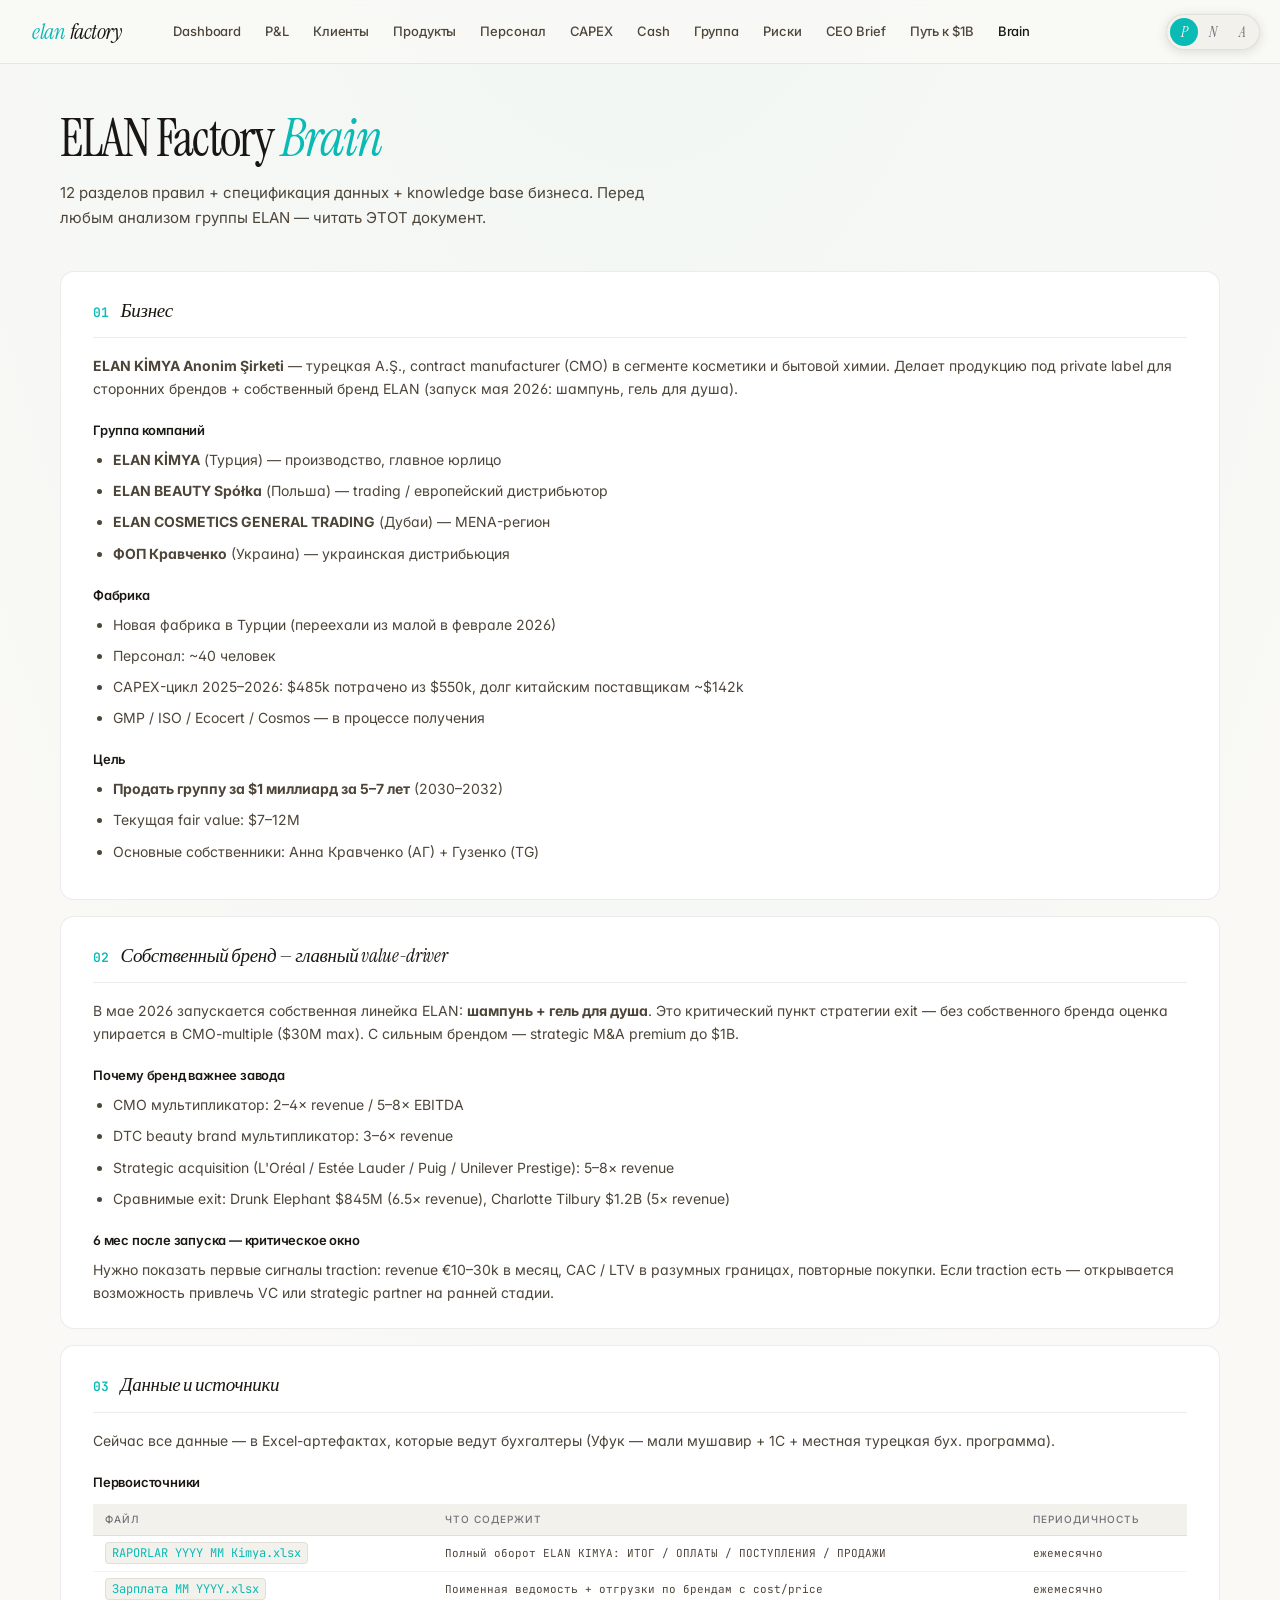
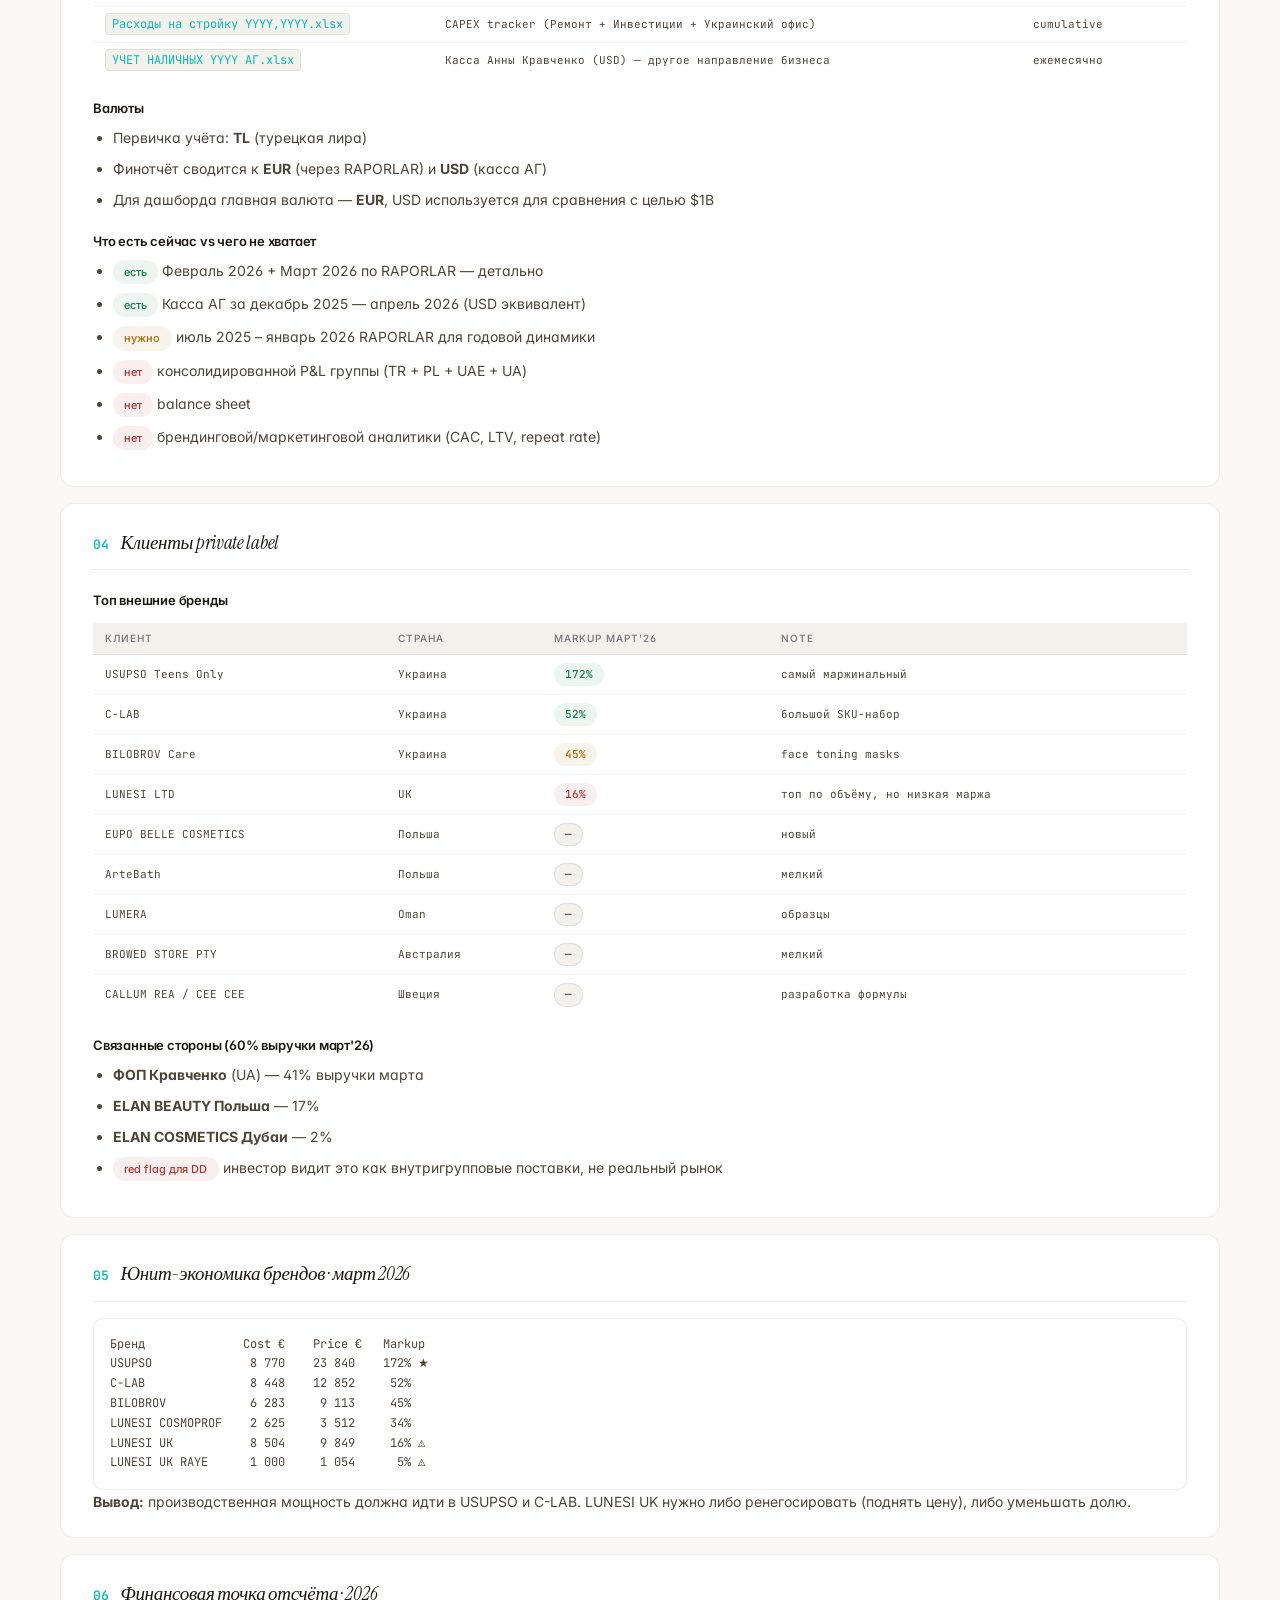
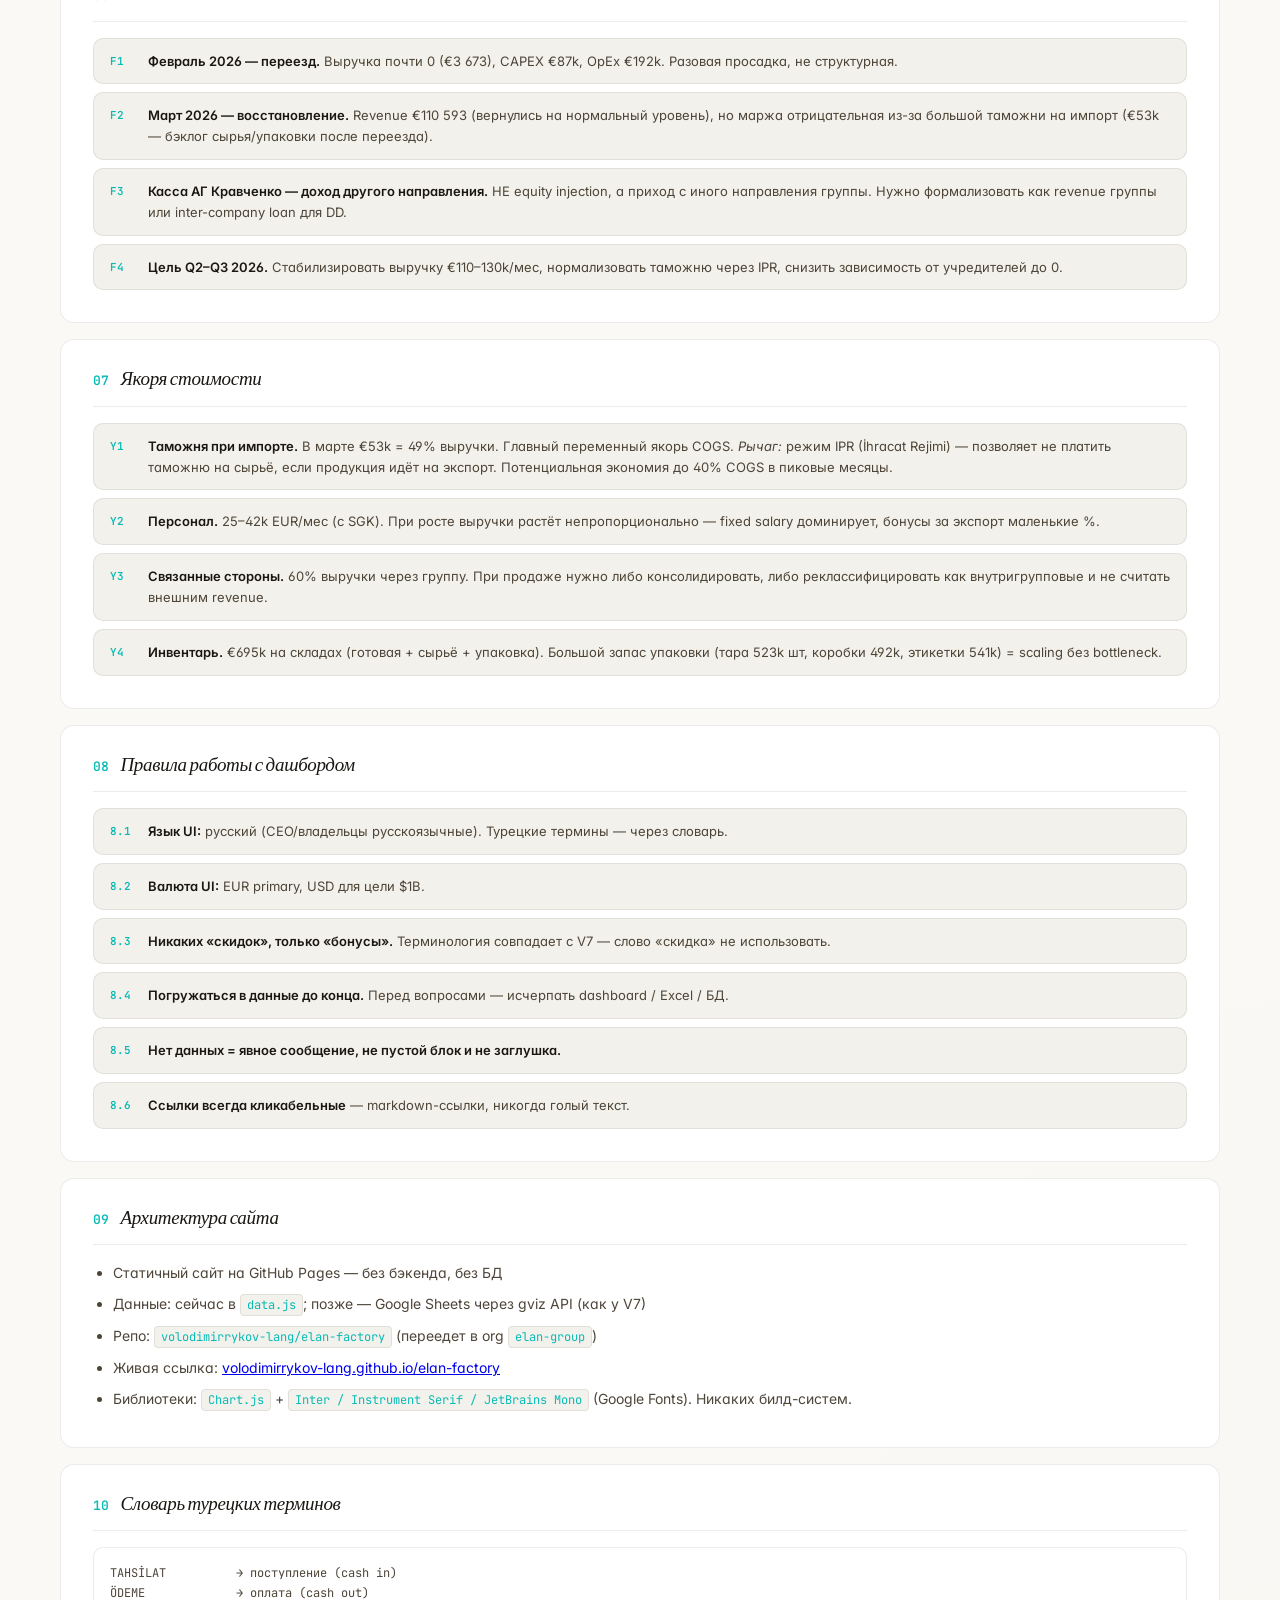
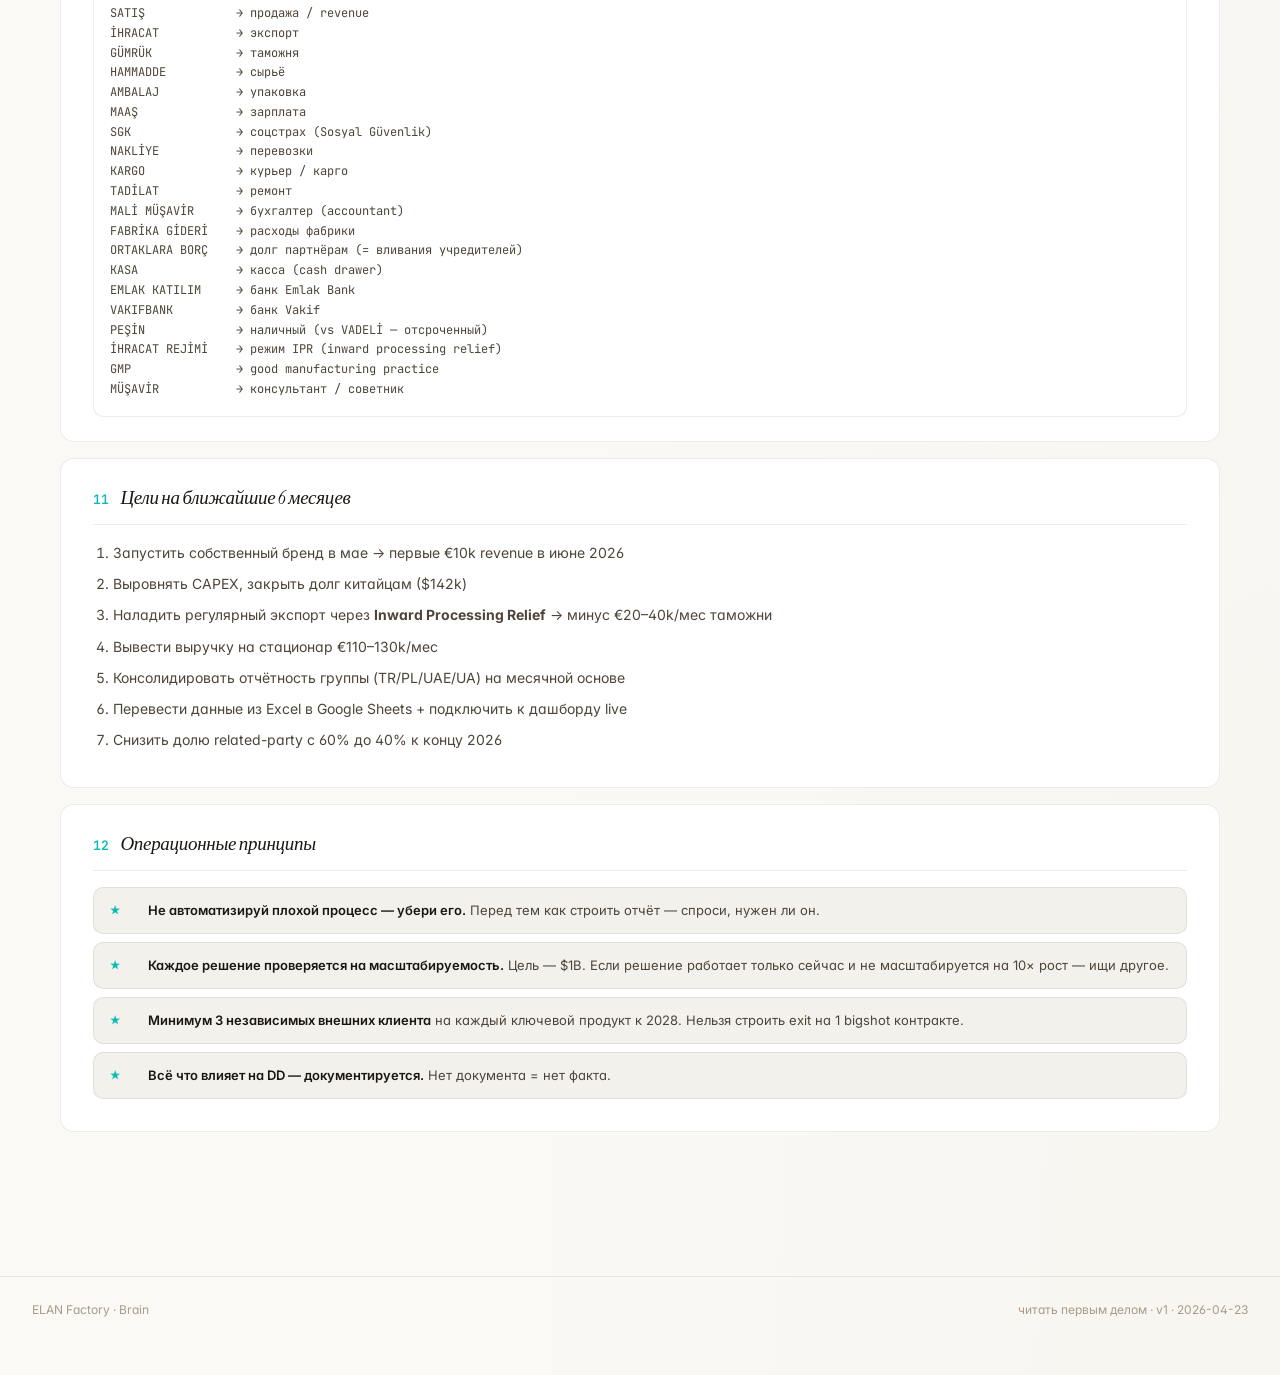
<file: docs/brain.html>
<!doctype html>
<html lang="ru">
<head>
<meta charset="utf-8">
<meta name="viewport" content="width=device-width, initial-scale=1">
<title>ELAN Factory · Brain — правила и спецификация</title>
<link rel="preconnect" href="https://fonts.googleapis.com">
<link rel="preconnect" href="https://fonts.gstatic.com" crossorigin>
<link href="https://fonts.googleapis.com/css2?family=Instrument+Serif:ital@0;1&family=Inter:wght@400;500;600;700&family=JetBrains+Mono:wght@400;500;600&display=swap" rel="stylesheet">
<link rel="stylesheet" href="style.css">
<link rel="stylesheet" href="style-themes.css">
<script src="theme.js"></script>
</head>
<body>
<header>
  <a class="logo" href="index.html"><em>elan</em> factory</a>
  <nav>
    <a href="index.html">Dashboard</a>
    <a href="pnl.html">P&amp;L</a>
    <a href="clients.html">Клиенты</a>
    <a href="products.html">Продукты</a>
    <a href="payroll.html">Персонал</a>
    <a href="capex.html">CAPEX</a>
    <a href="cashflow.html">Cash</a>
    <a href="group.html">Группа</a>
    <a href="risk.html">Риски</a>
    <a href="ceo.html">CEO Brief</a>
    <a href="path.html">Путь к $1B</a>
    <a href="brain.html" class="active">Brain</a>
  </nav>
</header>

<main>
  <h1>ELAN Factory <em>Brain</em></h1>
  <p class="subtitle">12 разделов правил + спецификация данных + knowledge base бизнеса. Перед любым анализом группы ELAN — читать ЭТОТ документ.</p>

  <!-- 1. Бизнес -->
  <div class="section">
    <h2><span class="num">01</span>Бизнес</h2>
    <p><strong>ELAN KİMYA Anonim Şirketi</strong> — турецкая A.Ş., contract manufacturer (CMO) в сегменте косметики и бытовой химии. Делает продукцию под private label для сторонних брендов + собственный бренд ELAN (запуск мая 2026: шампунь, гель для душа).</p>

    <h3>Группа компаний</h3>
    <ul>
      <li><strong>ELAN KİMYA</strong> (Турция) — производство, главное юрлицо</li>
      <li><strong>ELAN BEAUTY Spółka</strong> (Польша) — trading / европейский дистрибьютор</li>
      <li><strong>ELAN COSMETICS GENERAL TRADING</strong> (Дубаи) — MENA-регион</li>
      <li><strong>ФОП Кравченко</strong> (Украина) — украинская дистрибьюция</li>
    </ul>

    <h3>Фабрика</h3>
    <ul>
      <li>Новая фабрика в Турции (переехали из малой в феврале 2026)</li>
      <li>Персонал: ~40 человек</li>
      <li>CAPEX-цикл 2025–2026: $485k потрачено из $550k, долг китайским поставщикам ~$142k</li>
      <li>GMP / ISO / Ecocert / Cosmos — в процессе получения</li>
    </ul>

    <h3>Цель</h3>
    <ul>
      <li><strong>Продать группу за $1 миллиард за 5–7 лет</strong> (2030–2032)</li>
      <li>Текущая fair value: $7–12M</li>
      <li>Основные собственники: Анна Кравченко (АГ) + Гузенко (TG)</li>
    </ul>
  </div>

  <!-- 2. Собственный бренд -->
  <div class="section">
    <h2><span class="num">02</span>Собственный бренд — главный value-driver</h2>
    <p>В мае 2026 запускается собственная линейка ELAN: <strong>шампунь + гель для душа</strong>. Это критический пункт стратегии exit — без собственного бренда оценка упирается в CMO-multiple ($30M max). С сильным брендом — strategic M&amp;A premium до $1B.</p>

    <h3>Почему бренд важнее завода</h3>
    <ul>
      <li>CMO мультипликатор: 2–4× revenue / 5–8× EBITDA</li>
      <li>DTC beauty brand мультипликатор: 3–6× revenue</li>
      <li>Strategic acquisition (L'Oréal / Estée Lauder / Puig / Unilever Prestige): 5–8× revenue</li>
      <li>Сравнимые exit: Drunk Elephant $845M (6.5× revenue), Charlotte Tilbury $1.2B (5× revenue)</li>
    </ul>

    <h3>6 мес после запуска — критическое окно</h3>
    <p>Нужно показать первые сигналы traction: revenue €10–30k в месяц, CAC / LTV в разумных границах, повторные покупки. Если traction есть — открывается возможность привлечь VC или strategic partner на ранней стадии.</p>
  </div>

  <!-- 3. Данные и источники -->
  <div class="section">
    <h2><span class="num">03</span>Данные и источники</h2>
    <p>Сейчас все данные — в Excel-артефактах, которые ведут бухгалтеры (Уфук — мали мушавир + 1С + местная турецкая бух. программа).</p>

    <h3>Первоисточники</h3>
    <table class="schema">
      <thead><tr><th>Файл</th><th>Что содержит</th><th>Периодичность</th></tr></thead>
      <tbody>
        <tr><td><code>RAPORLAR YYYY MM Kimya.xlsx</code></td><td>Полный оборот ELAN KIMYA: ИТОГ / ОПЛАТЫ / ПОСТУПЛЕНИЯ / ПРОДАЖИ</td><td>ежемесячно</td></tr>
        <tr><td><code>Зарплата MM YYYY.xlsx</code></td><td>Поименная ведомость + отгрузки по брендам с cost/price</td><td>ежемесячно</td></tr>
        <tr><td><code>Расходы на стройку YYYY,YYYY.xlsx</code></td><td>CAPEX tracker (Ремонт + Инвестиции + Украинский офис)</td><td>cumulative</td></tr>
        <tr><td><code>УЧЕТ НАЛИЧНЫХ YYYY АГ.xlsx</code></td><td>Касса Анны Кравченко (USD) — другое направление бизнеса</td><td>ежемесячно</td></tr>
      </tbody>
    </table>

    <h3>Валюты</h3>
    <ul>
      <li>Первичка учёта: <strong>TL</strong> (турецкая лира)</li>
      <li>Финотчёт сводится к <strong>EUR</strong> (через RAPORLAR) и <strong>USD</strong> (касса АГ)</li>
      <li>Для дашборда главная валюта — <strong>EUR</strong>, USD используется для сравнения с целью $1B</li>
    </ul>

    <h3>Что есть сейчас vs чего не хватает</h3>
    <ul>
      <li><span class="pill pos">есть</span> Февраль 2026 + Март 2026 по RAPORLAR — детально</li>
      <li><span class="pill pos">есть</span> Касса АГ за декабрь 2025 — апрель 2026 (USD эквивалент)</li>
      <li><span class="pill amber">нужно</span> июль 2025 – январь 2026 RAPORLAR для годовой динамики</li>
      <li><span class="pill red">нет</span> консолидированной P&amp;L группы (TR + PL + UAE + UA)</li>
      <li><span class="pill red">нет</span> balance sheet</li>
      <li><span class="pill red">нет</span> брендинговой/маркетинговой аналитики (CAC, LTV, repeat rate)</li>
    </ul>
  </div>

  <!-- 4. Клиенты private label -->
  <div class="section">
    <h2><span class="num">04</span>Клиенты private label</h2>

    <h3>Топ внешние бренды</h3>
    <table class="schema">
      <thead><tr><th>Клиент</th><th>Страна</th><th>Markup март'26</th><th>Note</th></tr></thead>
      <tbody>
        <tr><td>USUPSO Teens Only</td><td>Украина</td><td><span class="pill pos">172%</span></td><td>самый маржинальный</td></tr>
        <tr><td>C-LAB</td><td>Украина</td><td><span class="pill pos">52%</span></td><td>большой SKU-набор</td></tr>
        <tr><td>BILOBROV Care</td><td>Украина</td><td><span class="pill amber">45%</span></td><td>face toning masks</td></tr>
        <tr><td>LUNESI LTD</td><td>UK</td><td><span class="pill red">16%</span></td><td>топ по объёму, но низкая маржа</td></tr>
        <tr><td>EUPO BELLE COSMETICS</td><td>Польша</td><td><span class="pill">—</span></td><td>новый</td></tr>
        <tr><td>ArteBath</td><td>Польша</td><td><span class="pill">—</span></td><td>мелкий</td></tr>
        <tr><td>LUMERA</td><td>Oman</td><td><span class="pill">—</span></td><td>образцы</td></tr>
        <tr><td>BROWED STORE PTY</td><td>Австралия</td><td><span class="pill">—</span></td><td>мелкий</td></tr>
        <tr><td>CALLUM REA / CEE CEE</td><td>Швеция</td><td><span class="pill">—</span></td><td>разработка формулы</td></tr>
      </tbody>
    </table>

    <h3>Связанные стороны (60% выручки март'26)</h3>
    <ul>
      <li><strong>ФОП Кравченко</strong> (UA) — 41% выручки марта</li>
      <li><strong>ELAN BEAUTY Польша</strong> — 17%</li>
      <li><strong>ELAN COSMETICS Дубаи</strong> — 2%</li>
      <li><span class="pill red">red flag для DD</span> инвестор видит это как внутригрупповые поставки, не реальный рынок</li>
    </ul>
  </div>

  <!-- 5. Юнит-экономика брендов -->
  <div class="section">
    <h2><span class="num">05</span>Юнит-экономика брендов · март 2026</h2>
    <pre>Бренд              Cost €    Price €   Markup
USUPSO              8 770    23 840    172% ★
C-LAB               8 448    12 852     52%
BILOBROV            6 283     9 113     45%
LUNESI COSMOPROF    2 625     3 512     34%
LUNESI UK           8 504     9 849     16% ⚠
LUNESI UK RAYE      1 000     1 054      5% ⚠</pre>
    <p><strong>Вывод:</strong> производственная мощность должна идти в USUPSO и C-LAB. LUNESI UK нужно либо ренегосировать (поднять цену), либо уменьшать долю.</p>
  </div>

  <!-- 6. Финансы -->
  <div class="section">
    <h2><span class="num">06</span>Финансовая точка отсчёта · 2026</h2>
    <div class="rule"><span class="num">F1</span><div class="text"><strong>Февраль 2026 — переезд.</strong> Выручка почти 0 (€3 673), CAPEX €87k, OpEx €192k. Разовая просадка, не структурная.</div></div>
    <div class="rule"><span class="num">F2</span><div class="text"><strong>Март 2026 — восстановление.</strong> Revenue €110 593 (вернулись на нормальный уровень), но маржа отрицательная из-за большой таможни на импорт (€53k — бэклог сырья/упаковки после переезда).</div></div>
    <div class="rule"><span class="num">F3</span><div class="text"><strong>Касса АГ Кравченко — доход другого направления.</strong> НЕ equity injection, а приход с иного направления группы. Нужно формализовать как revenue группы или inter-company loan для DD.</div></div>
    <div class="rule"><span class="num">F4</span><div class="text"><strong>Цель Q2–Q3 2026.</strong> Стабилизировать выручку €110–130k/мес, нормализовать таможню через IPR, снизить зависимость от учредителей до 0.</div></div>
  </div>

  <!-- 7. Главные якоря стоимости -->
  <div class="section">
    <h2><span class="num">07</span>Якоря стоимости</h2>
    <div class="rule"><span class="num">Y1</span><div class="text"><strong>Таможня при импорте.</strong> В марте €53k = 49% выручки. Главный переменный якорь COGS. <em>Рычаг:</em> режим IPR (İhracat Rejimi) — позволяет не платить таможню на сырьё, если продукция идёт на экспорт. Потенциальная экономия до 40% COGS в пиковые месяцы.</div></div>
    <div class="rule"><span class="num">Y2</span><div class="text"><strong>Персонал.</strong> 25–42k EUR/мес (с SGK). При росте выручки растёт непропорционально — fixed salary доминирует, бонусы за экспорт маленькие %.</div></div>
    <div class="rule"><span class="num">Y3</span><div class="text"><strong>Связанные стороны.</strong> 60% выручки через группу. При продаже нужно либо консолидировать, либо реклассифицировать как внутригрупповые и не считать внешним revenue.</div></div>
    <div class="rule"><span class="num">Y4</span><div class="text"><strong>Инвентарь.</strong> €695k на складах (готовая + сырьё + упаковка). Большой запас упаковки (тара 523k шт, коробки 492k, этикетки 541k) = scaling без bottleneck.</div></div>
  </div>

  <!-- 8. Правила работы -->
  <div class="section">
    <h2><span class="num">08</span>Правила работы с дашбордом</h2>
    <div class="rule"><span class="num">8.1</span><div class="text"><strong>Язык UI:</strong> русский (CEO/владельцы русскоязычные). Турецкие термины — через словарь.</div></div>
    <div class="rule"><span class="num">8.2</span><div class="text"><strong>Валюта UI:</strong> EUR primary, USD для цели $1B.</div></div>
    <div class="rule"><span class="num">8.3</span><div class="text"><strong>Никаких «скидок», только «бонусы».</strong> Терминология совпадает с V7 — слово «скидка» не использовать.</div></div>
    <div class="rule"><span class="num">8.4</span><div class="text"><strong>Погружаться в данные до конца.</strong> Перед вопросами — исчерпать dashboard / Excel / БД.</div></div>
    <div class="rule"><span class="num">8.5</span><div class="text"><strong>Нет данных = явное сообщение, не пустой блок и не заглушка.</strong></div></div>
    <div class="rule"><span class="num">8.6</span><div class="text"><strong>Ссылки всегда кликабельные</strong> — markdown-ссылки, никогда голый текст.</div></div>
  </div>

  <!-- 9. Архитектура сайта -->
  <div class="section">
    <h2><span class="num">09</span>Архитектура сайта</h2>
    <ul>
      <li>Статичный сайт на GitHub Pages — без бэкенда, без БД</li>
      <li>Данные: сейчас в <code>data.js</code>; позже — Google Sheets через gviz API (как у V7)</li>
      <li>Репо: <code>volodimirrykov-lang/elan-factory</code> (переедет в org <code>elan-group</code>)</li>
      <li>Живая ссылка: <a href="https://volodimirrykov-lang.github.io/elan-factory/" target="_blank" rel="noopener">volodimirrykov-lang.github.io/elan-factory</a></li>
      <li>Библиотеки: <code>Chart.js</code> + <code>Inter / Instrument Serif / JetBrains Mono</code> (Google Fonts). Никаких билд-систем.</li>
    </ul>
  </div>

  <!-- 10. Турецкие термины -->
  <div class="section">
    <h2><span class="num">10</span>Словарь турецких терминов</h2>
    <pre>TAHSİLAT          → поступление (cash in)
ÖDEME             → оплата (cash out)
SATIŞ             → продажа / revenue
İHRACAT           → экспорт
GÜMRÜK            → таможня
HAMMADDE          → сырьё
AMBALAJ           → упаковка
MAAŞ              → зарплата
SGK               → соцстрах (Sosyal Güvenlik)
NAKLİYE           → перевозки
KARGO             → курьер / карго
TADİLAT           → ремонт
MALİ MÜŞAVİR      → бухгалтер (accountant)
FABRİKA GİDERİ    → расходы фабрики
ORTAKLARA BORÇ    → долг партнёрам (= вливания учредителей)
KASA              → касса (cash drawer)
EMLAK KATILIM     → банк Emlak Bank
VAKIFBANK         → банк Vakif
PEŞİN             → наличный (vs VADELİ — отсроченный)
İHRACAT REJİMİ    → режим IPR (inward processing relief)
GMP               → good manufacturing practice
MÜŞAVİR           → консультант / советник</pre>
  </div>

  <!-- 11. Цели Q2-Q3 -->
  <div class="section">
    <h2><span class="num">11</span>Цели на ближайшие 6 месяцев</h2>
    <ol>
      <li>Запустить собственный бренд в мае → первые €10k revenue в июне 2026</li>
      <li>Выровнять CAPEX, закрыть долг китайцам ($142k)</li>
      <li>Наладить регулярный экспорт через <strong>Inward Processing Relief</strong> → минус €20–40k/мес таможни</li>
      <li>Вывести выручку на стационар €110–130k/мес</li>
      <li>Консолидировать отчётность группы (TR/PL/UAE/UA) на месячной основе</li>
      <li>Перевести данные из Excel в Google Sheets + подключить к дашборду live</li>
      <li>Снизить долю related-party с 60% до 40% к концу 2026</li>
    </ol>
  </div>

  <!-- 12. Принципы -->
  <div class="section">
    <h2><span class="num">12</span>Операционные принципы</h2>
    <div class="rule"><span class="num">★</span><div class="text"><strong>Не автоматизируй плохой процесс — убери его.</strong> Перед тем как строить отчёт — спроси, нужен ли он.</div></div>
    <div class="rule"><span class="num">★</span><div class="text"><strong>Каждое решение проверяется на масштабируемость.</strong> Цель — $1B. Если решение работает только сейчас и не масштабируется на 10× рост — ищи другое.</div></div>
    <div class="rule"><span class="num">★</span><div class="text"><strong>Минимум 3 независимых внешних клиента</strong> на каждый ключевой продукт к 2028. Нельзя строить exit на 1 bigshot контракте.</div></div>
    <div class="rule"><span class="num">★</span><div class="text"><strong>Всё что влияет на DD — документируется.</strong> Нет документа = нет факта.</div></div>
  </div>
</main>

<footer>
  <div>ELAN Factory · Brain</div>
  <div>читать первым делом · v1 · 2026-04-23</div>
</footer>

</body>
</html>
</file>
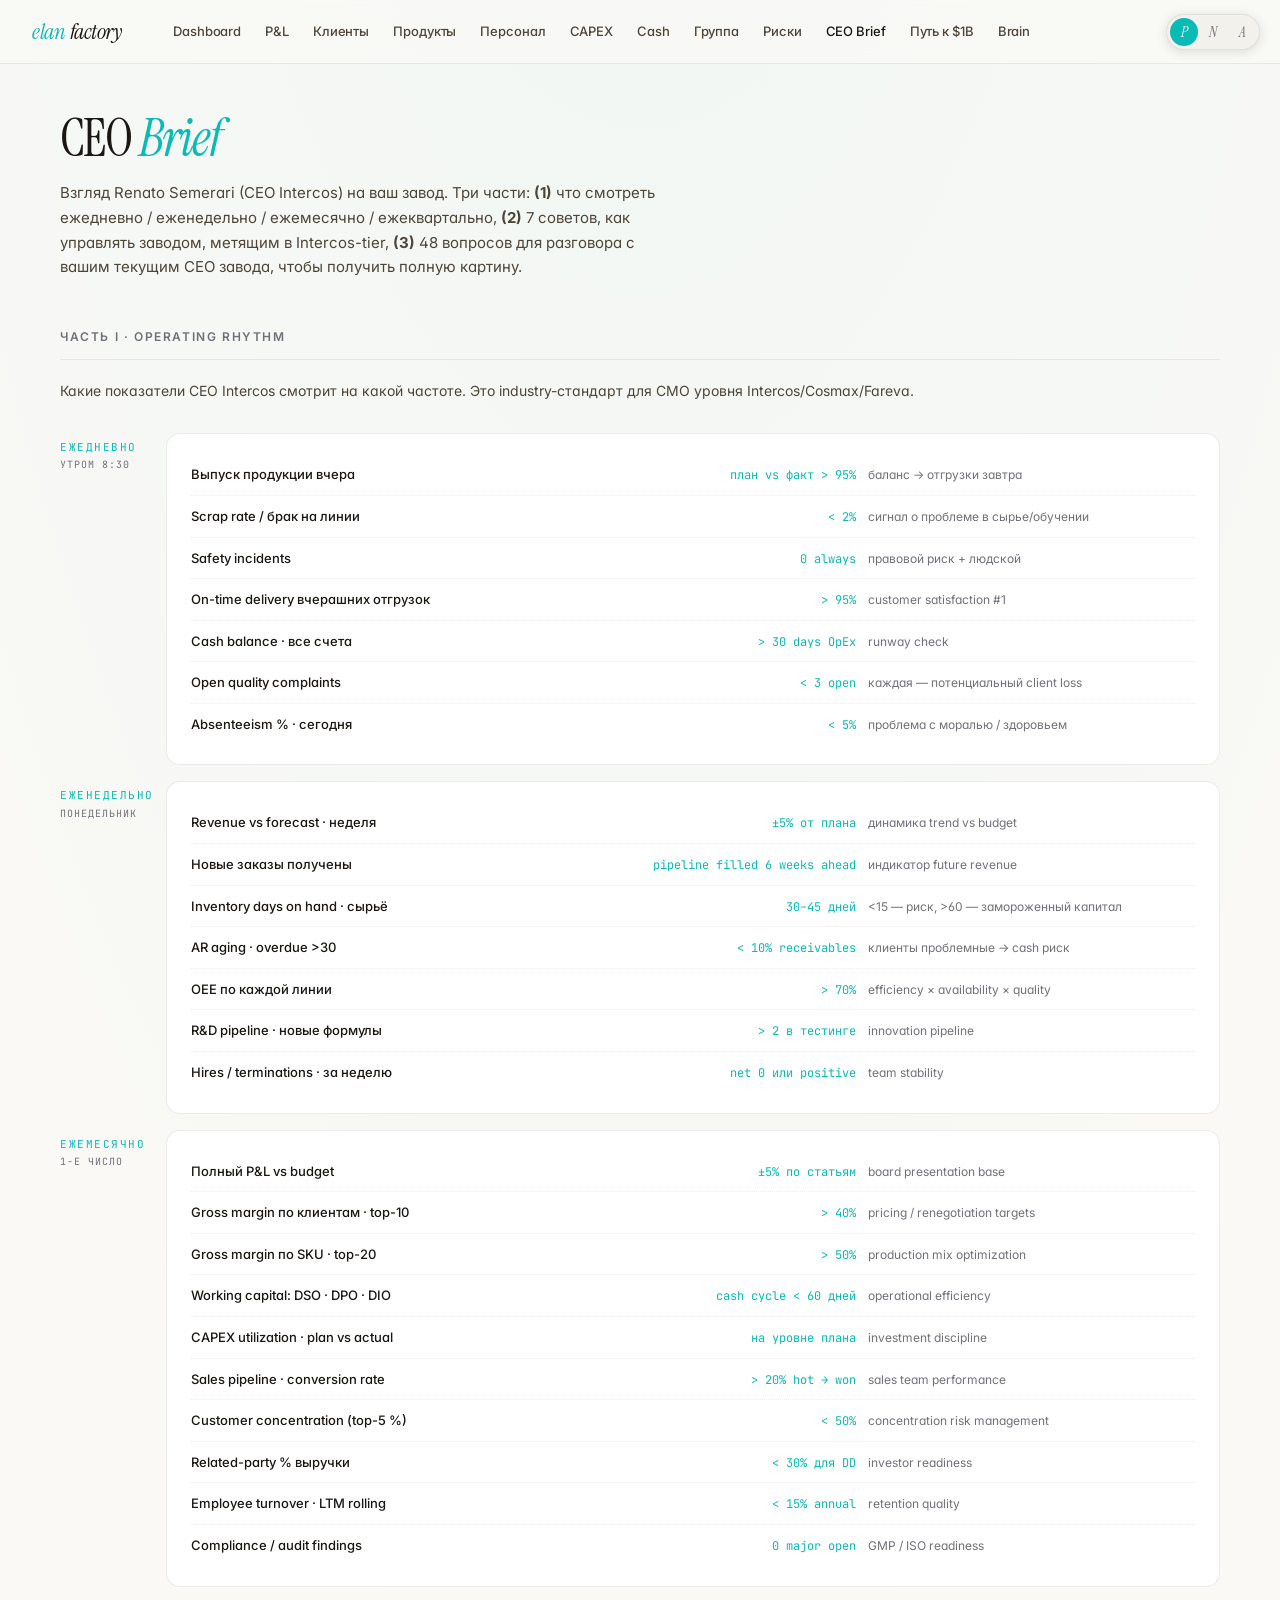
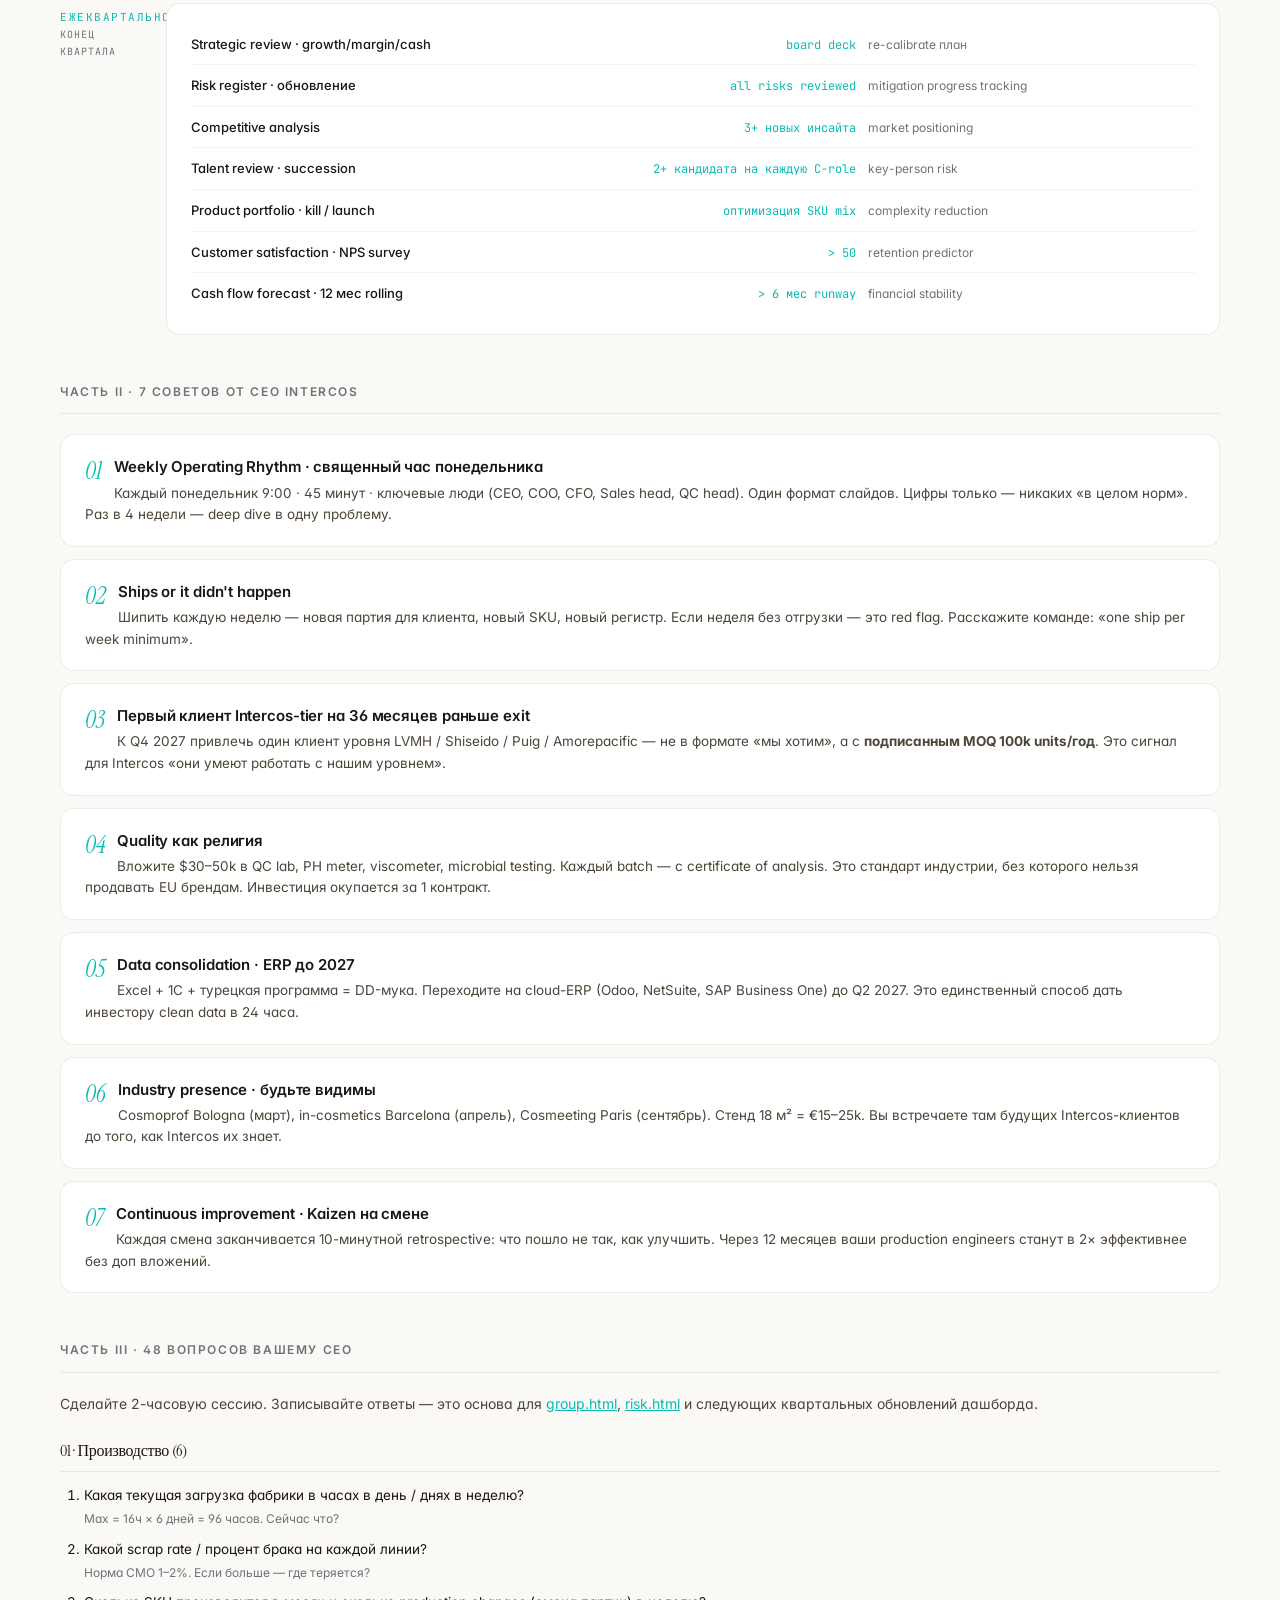
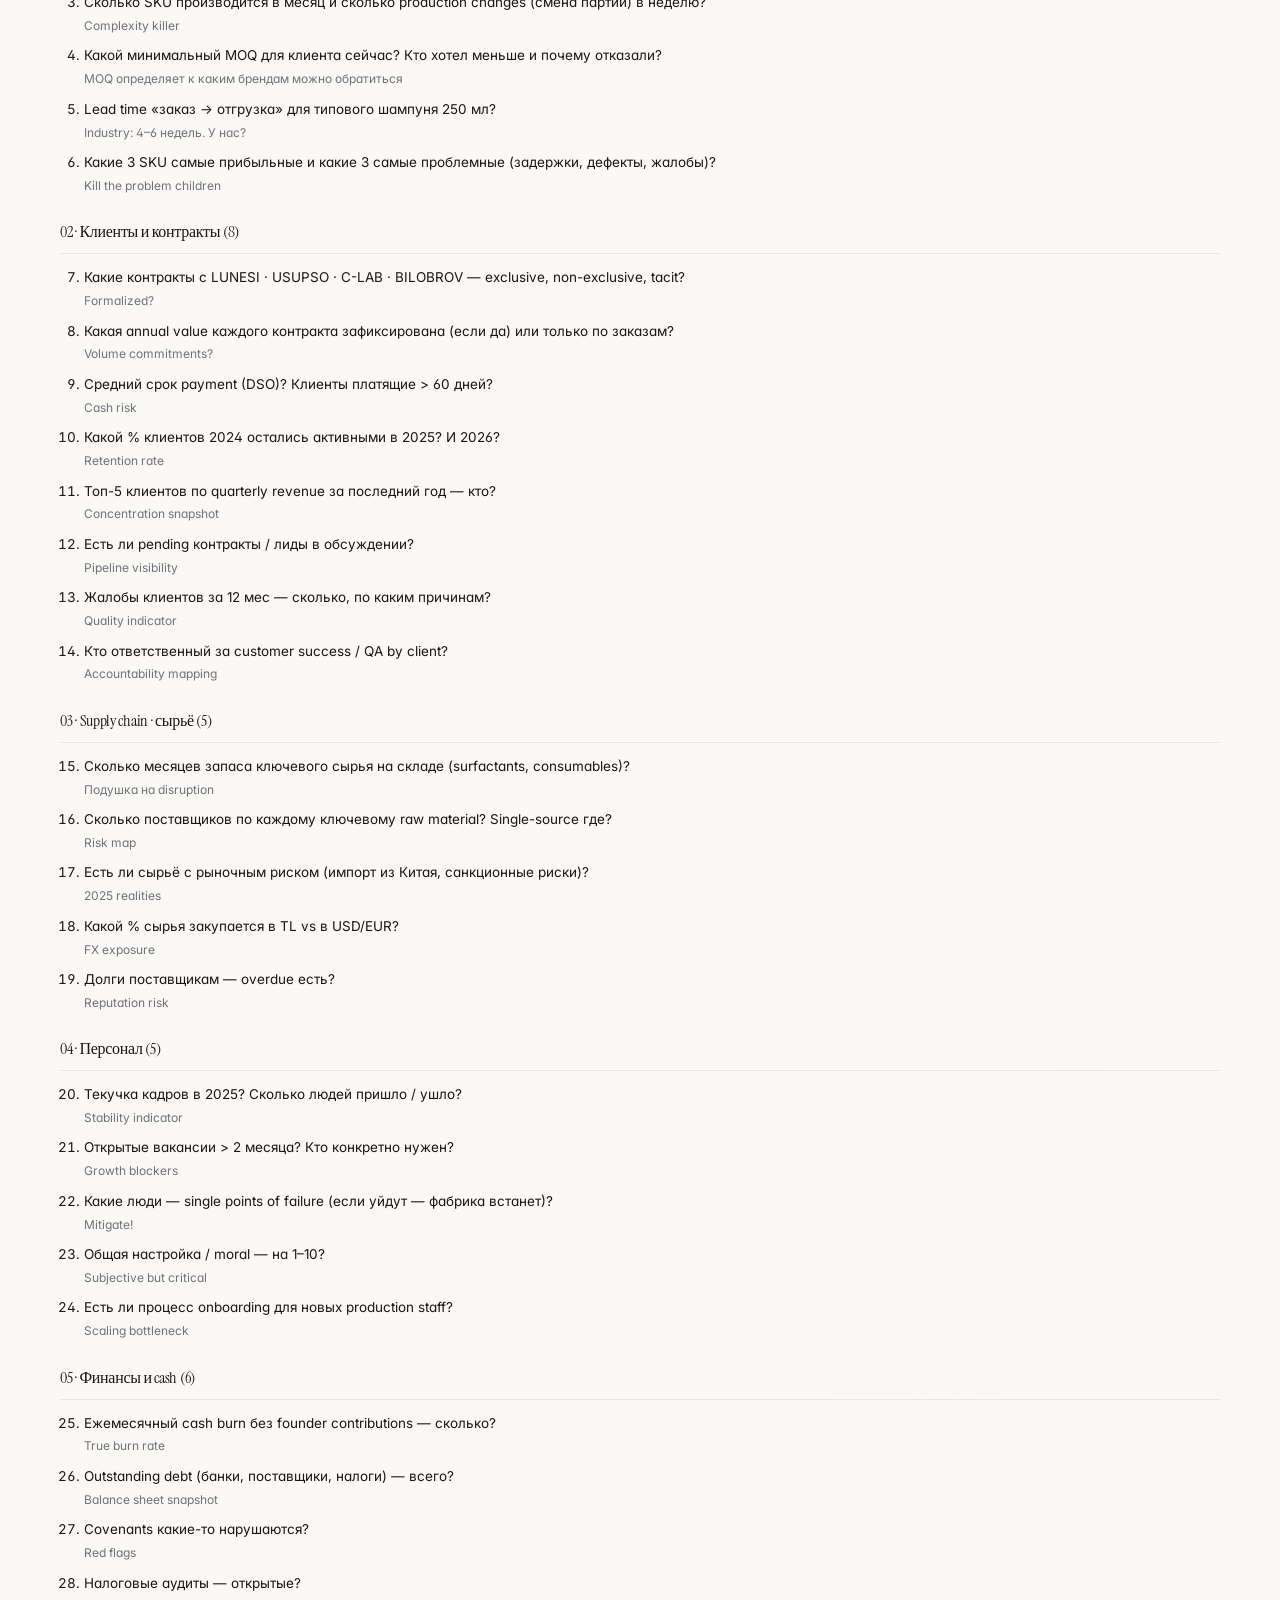
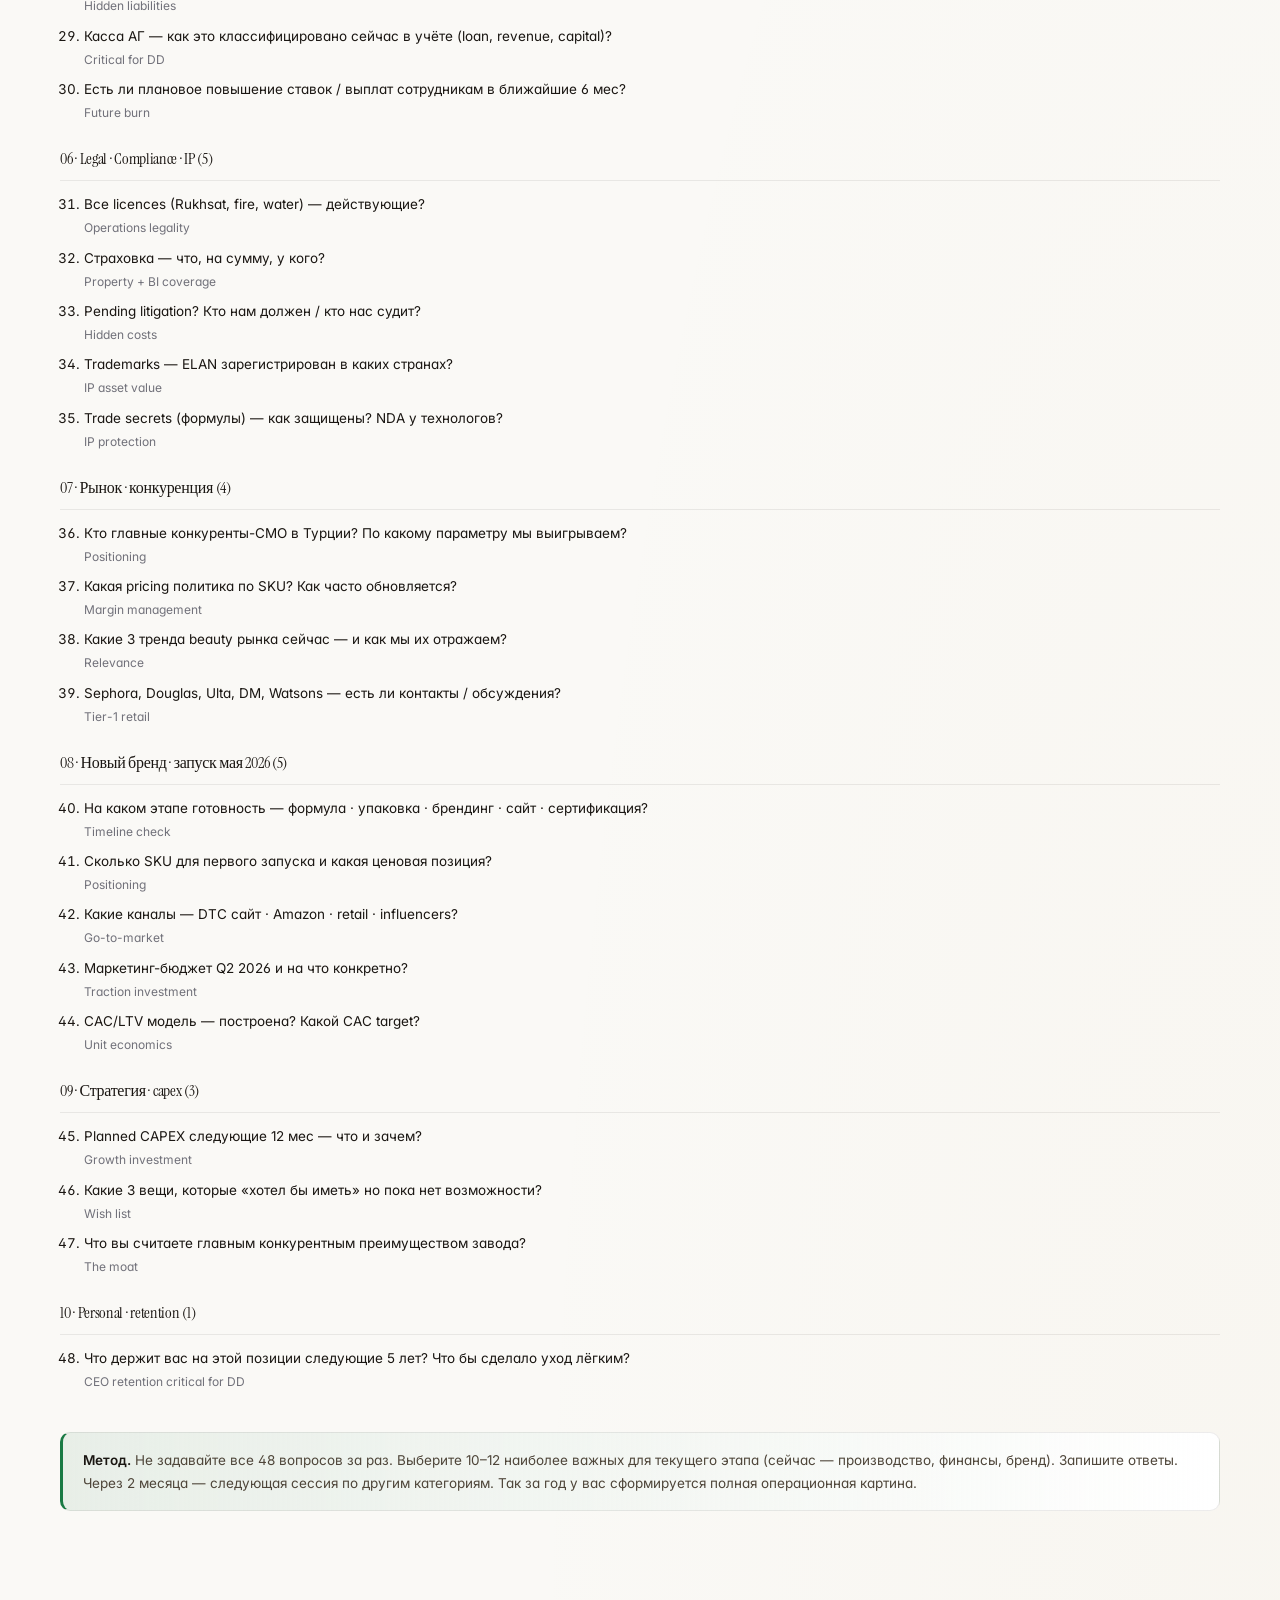
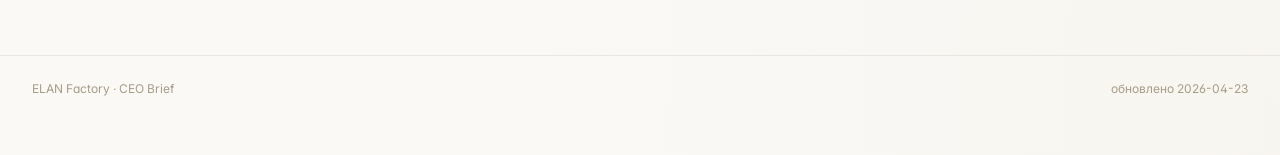
<file: docs/ceo.html>
<!doctype html>
<html lang="ru">
<head>
<meta charset="utf-8">
<meta name="viewport" content="width=device-width, initial-scale=1">
<title>ELAN Factory · CEO Brief</title>
<link rel="preconnect" href="https://fonts.googleapis.com">
<link rel="preconnect" href="https://fonts.gstatic.com" crossorigin>
<link href="https://fonts.googleapis.com/css2?family=Instrument+Serif:ital@0;1&family=Inter:wght@400;500;600;700&family=JetBrains+Mono:wght@400;500;600&display=swap" rel="stylesheet">
<link rel="stylesheet" href="style.css">
<link rel="stylesheet" href="style-themes.css">
<script src="theme.js"></script>
<style>
  .cadence { display: grid; grid-template-columns: 90px 1fr; gap: var(--space-4); margin-bottom: var(--space-4); align-items: start; }
  .cadence-label { font-family: var(--font-mono); font-size: 11px; letter-spacing: 1.5px; color: var(--accent); text-transform: uppercase; padding-top: 6px; }
  .cadence-list { background: var(--surface); border: 1px solid var(--border); border-radius: var(--radius-lg); padding: var(--space-5) var(--space-6); }
  .cadence-list ul { list-style: none; padding: 0; margin: 0; }
  .cadence-list li { padding: 10px 0; border-bottom: 1px dotted var(--border); display: grid; grid-template-columns: 2fr 1fr 1.5fr; gap: var(--space-3); font-size: 13px; align-items: baseline; }
  .cadence-list li:last-child { border-bottom: 0; }
  .cadence-list .kpi-name { color: var(--text); font-weight: 500; }
  .cadence-list .kpi-target { font-family: var(--font-mono); font-size: 12px; color: var(--accent); text-align: right; }
  .cadence-list .kpi-why { color: var(--text-dim); font-size: 12px; }
  .advice { padding: var(--space-5) var(--space-6); background: var(--surface); border: 1px solid var(--border); border-radius: var(--radius-lg); margin-bottom: var(--space-3); }
  .advice .num { font-family: var(--font-serif); font-style: italic; color: var(--accent); font-size: 24px; line-height: 1; float: left; margin-right: var(--space-3); margin-top: 4px; }
  .advice h3 { font-size: 15px; font-weight: 600; color: var(--text); margin-bottom: 4px; }
  .advice p { font-size: 13.5px; color: var(--text-muted); line-height: 1.6; margin: 0; }
  .qgroup h3 { font-size: 16px; font-family: var(--font-serif); font-weight: 400; color: var(--text); margin: var(--space-6) 0 var(--space-3); letter-spacing: -0.3px; border-bottom: 1px solid var(--border); padding-bottom: var(--space-2); }
  .qgroup ol { padding-left: 24px; margin-bottom: var(--space-5); }
  .qgroup li { font-size: 13.5px; color: var(--text); line-height: 1.7; margin-bottom: var(--space-2); }
  .qgroup li em { color: var(--text-dim); font-style: normal; font-size: 12px; display: block; margin-top: 2px; }
</style>
</head>
<body>
<header>
  <a class="logo" href="index.html"><em>elan</em> factory</a>
  <nav>
    <a href="index.html">Dashboard</a>
    <a href="pnl.html">P&amp;L</a>
    <a href="clients.html">Клиенты</a>
    <a href="products.html">Продукты</a>
    <a href="payroll.html">Персонал</a>
    <a href="capex.html">CAPEX</a>
    <a href="cashflow.html">Cash</a>
    <a href="group.html">Группа</a>
    <a href="risk.html">Риски</a>
    <a href="ceo.html" class="active">CEO Brief</a>
    <a href="path.html">Путь к $1B</a>
    <a href="brain.html">Brain</a>
  </nav>
</header>

<main>
  <h1>CEO <em>Brief</em></h1>
  <p class="subtitle">Взгляд Renato Semerari (CEO Intercos) на ваш завод. Три части: <strong>(1)</strong> что смотреть ежедневно / еженедельно / ежемесячно / ежеквартально, <strong>(2)</strong> 7 советов, как управлять заводом, метящим в Intercos-tier, <strong>(3)</strong> 48 вопросов для разговора с вашим текущим CEO завода, чтобы получить полную картину.</p>

  <h2>Часть I · Operating Rhythm</h2>
  <p class="muted" style="margin-bottom:var(--space-8)">Какие показатели CEO Intercos смотрит на какой частоте. Это industry-стандарт для CMO уровня Intercos/Cosmax/Fareva.</p>

  <!-- DAILY -->
  <div class="cadence">
    <div class="cadence-label">Ежедневно<br><span class="dim" style="font-size:10px; letter-spacing:1px">утром 8:30</span></div>
    <div class="cadence-list">
      <ul>
        <li><span class="kpi-name">Выпуск продукции вчера</span><span class="kpi-target">план vs факт &gt; 95%</span><span class="kpi-why">баланс → отгрузки завтра</span></li>
        <li><span class="kpi-name">Scrap rate / брак на линии</span><span class="kpi-target">&lt; 2%</span><span class="kpi-why">сигнал о проблеме в сырье/обучении</span></li>
        <li><span class="kpi-name">Safety incidents</span><span class="kpi-target">0 always</span><span class="kpi-why">правовой риск + людской</span></li>
        <li><span class="kpi-name">On-time delivery вчерашних отгрузок</span><span class="kpi-target">&gt; 95%</span><span class="kpi-why">customer satisfaction #1</span></li>
        <li><span class="kpi-name">Cash balance · все счета</span><span class="kpi-target">&gt; 30 days OpEx</span><span class="kpi-why">runway check</span></li>
        <li><span class="kpi-name">Open quality complaints</span><span class="kpi-target">&lt; 3 open</span><span class="kpi-why">каждая — потенциальный client loss</span></li>
        <li><span class="kpi-name">Absenteeism % · сегодня</span><span class="kpi-target">&lt; 5%</span><span class="kpi-why">проблема с моралью / здоровьем</span></li>
      </ul>
    </div>
  </div>

  <!-- WEEKLY -->
  <div class="cadence">
    <div class="cadence-label">Еженедельно<br><span class="dim" style="font-size:10px; letter-spacing:1px">понедельник</span></div>
    <div class="cadence-list">
      <ul>
        <li><span class="kpi-name">Revenue vs forecast · неделя</span><span class="kpi-target">±5% от плана</span><span class="kpi-why">динамика trend vs budget</span></li>
        <li><span class="kpi-name">Новые заказы получены</span><span class="kpi-target">pipeline filled 6 weeks ahead</span><span class="kpi-why">индикатор future revenue</span></li>
        <li><span class="kpi-name">Inventory days on hand · сырьё</span><span class="kpi-target">30–45 дней</span><span class="kpi-why">&lt;15 — риск, &gt;60 — замороженный капитал</span></li>
        <li><span class="kpi-name">AR aging · overdue &gt;30</span><span class="kpi-target">&lt; 10% receivables</span><span class="kpi-why">клиенты проблемные → cash риск</span></li>
        <li><span class="kpi-name">OEE по каждой линии</span><span class="kpi-target">&gt; 70%</span><span class="kpi-why">efficiency × availability × quality</span></li>
        <li><span class="kpi-name">R&amp;D pipeline · новые формулы</span><span class="kpi-target">&gt; 2 в тестинге</span><span class="kpi-why">innovation pipeline</span></li>
        <li><span class="kpi-name">Hires / terminations · за неделю</span><span class="kpi-target">net 0 или positive</span><span class="kpi-why">team stability</span></li>
      </ul>
    </div>
  </div>

  <!-- MONTHLY -->
  <div class="cadence">
    <div class="cadence-label">Ежемесячно<br><span class="dim" style="font-size:10px; letter-spacing:1px">1-е число</span></div>
    <div class="cadence-list">
      <ul>
        <li><span class="kpi-name">Полный P&amp;L vs budget</span><span class="kpi-target">±5% по статьям</span><span class="kpi-why">board presentation base</span></li>
        <li><span class="kpi-name">Gross margin по клиентам · top-10</span><span class="kpi-target">&gt; 40%</span><span class="kpi-why">pricing / renegotiation targets</span></li>
        <li><span class="kpi-name">Gross margin по SKU · top-20</span><span class="kpi-target">&gt; 50%</span><span class="kpi-why">production mix optimization</span></li>
        <li><span class="kpi-name">Working capital: DSO · DPO · DIO</span><span class="kpi-target">cash cycle &lt; 60 дней</span><span class="kpi-why">operational efficiency</span></li>
        <li><span class="kpi-name">CAPEX utilization · plan vs actual</span><span class="kpi-target">на уровне плана</span><span class="kpi-why">investment discipline</span></li>
        <li><span class="kpi-name">Sales pipeline · conversion rate</span><span class="kpi-target">&gt; 20% hot → won</span><span class="kpi-why">sales team performance</span></li>
        <li><span class="kpi-name">Customer concentration (top-5 %)</span><span class="kpi-target">&lt; 50%</span><span class="kpi-why">concentration risk management</span></li>
        <li><span class="kpi-name">Related-party % выручки</span><span class="kpi-target">&lt; 30% для DD</span><span class="kpi-why">investor readiness</span></li>
        <li><span class="kpi-name">Employee turnover · LTM rolling</span><span class="kpi-target">&lt; 15% annual</span><span class="kpi-why">retention quality</span></li>
        <li><span class="kpi-name">Compliance / audit findings</span><span class="kpi-target">0 major open</span><span class="kpi-why">GMP / ISO readiness</span></li>
      </ul>
    </div>
  </div>

  <!-- QUARTERLY -->
  <div class="cadence">
    <div class="cadence-label">Ежеквартально<br><span class="dim" style="font-size:10px; letter-spacing:1px">конец квартала</span></div>
    <div class="cadence-list">
      <ul>
        <li><span class="kpi-name">Strategic review · growth/margin/cash</span><span class="kpi-target">board deck</span><span class="kpi-why">re-calibrate план</span></li>
        <li><span class="kpi-name">Risk register · обновление</span><span class="kpi-target">all risks reviewed</span><span class="kpi-why">mitigation progress tracking</span></li>
        <li><span class="kpi-name">Competitive analysis</span><span class="kpi-target">3+ новых инсайта</span><span class="kpi-why">market positioning</span></li>
        <li><span class="kpi-name">Talent review · succession</span><span class="kpi-target">2+ кандидата на каждую C-role</span><span class="kpi-why">key-person risk</span></li>
        <li><span class="kpi-name">Product portfolio · kill / launch</span><span class="kpi-target">оптимизация SKU mix</span><span class="kpi-why">complexity reduction</span></li>
        <li><span class="kpi-name">Customer satisfaction · NPS survey</span><span class="kpi-target">&gt; 50</span><span class="kpi-why">retention predictor</span></li>
        <li><span class="kpi-name">Cash flow forecast · 12 мес rolling</span><span class="kpi-target">&gt; 6 мес runway</span><span class="kpi-why">financial stability</span></li>
      </ul>
    </div>
  </div>

  <h2>Часть II · 7 советов от CEO Intercos</h2>

  <div class="advice">
    <div class="num">01</div>
    <h3>Weekly Operating Rhythm · священный час понедельника</h3>
    <p>Каждый понедельник 9:00 · 45 минут · ключевые люди (CEO, COO, CFO, Sales head, QC head). Один формат слайдов. Цифры только — никаких «в целом норм». Раз в 4 недели — deep dive в одну проблему.</p>
  </div>

  <div class="advice">
    <div class="num">02</div>
    <h3>Ships or it didn't happen</h3>
    <p>Шипить каждую неделю — новая партия для клиента, новый SKU, новый регистр. Если неделя без отгрузки — это red flag. Расскажите команде: «one ship per week minimum».</p>
  </div>

  <div class="advice">
    <div class="num">03</div>
    <h3>Первый клиент Intercos-tier на 36 месяцев раньше exit</h3>
    <p>К Q4 2027 привлечь один клиент уровня LVMH / Shiseido / Puig / Amorepacific — не в формате «мы хотим», а с <strong>подписанным MOQ 100k units/год</strong>. Это сигнал для Intercos «они умеют работать с нашим уровнем».</p>
  </div>

  <div class="advice">
    <div class="num">04</div>
    <h3>Quality как религия</h3>
    <p>Вложите $30–50k в QC lab, PH meter, viscometer, microbial testing. Каждый batch — с certificate of analysis. Это стандарт индустрии, без которого нельзя продавать EU брендам. Инвестиция окупается за 1 контракт.</p>
  </div>

  <div class="advice">
    <div class="num">05</div>
    <h3>Data consolidation · ERP до 2027</h3>
    <p>Excel + 1С + турецкая программа = DD-мука. Переходите на cloud-ERP (Odoo, NetSuite, SAP Business One) до Q2 2027. Это единственный способ дать инвестору clean data в 24 часа.</p>
  </div>

  <div class="advice">
    <div class="num">06</div>
    <h3>Industry presence · будьте видимы</h3>
    <p>Cosmoprof Bologna (март), in-cosmetics Barcelona (апрель), Cosmeeting Paris (сентябрь). Стенд 18 м² = €15–25k. Вы встречаете там будущих Intercos-клиентов до того, как Intercos их знает.</p>
  </div>

  <div class="advice">
    <div class="num">07</div>
    <h3>Continuous improvement · Kaizen на смене</h3>
    <p>Каждая смена заканчивается 10-минутной retrospective: что пошло не так, как улучшить. Через 12 месяцев ваши production engineers станут в 2× эффективнее без доп вложений.</p>
  </div>

  <h2>Часть III · 48 вопросов вашему CEO</h2>
  <p class="muted" style="margin-bottom:var(--space-6)">Сделайте 2-часовую сессию. Записывайте ответы — это основа для <a href="group.html" style="color:var(--accent)">group.html</a>, <a href="risk.html" style="color:var(--accent)">risk.html</a> и следующих квартальных обновлений дашборда.</p>

  <div class="qgroup">
    <h3>01 · Производство (6)</h3>
    <ol start="1">
      <li>Какая текущая загрузка фабрики в часах в день / днях в неделю?<em>Max = 16ч × 6 дней = 96 часов. Сейчас что?</em></li>
      <li>Какой scrap rate / процент брака на каждой линии?<em>Норма CMO 1–2%. Если больше — где теряется?</em></li>
      <li>Сколько SKU производится в месяц и сколько production changes (смена партии) в неделю?<em>Complexity killer</em></li>
      <li>Какой минимальный MOQ для клиента сейчас? Кто хотел меньше и почему отказали?<em>MOQ определяет к каким брендам можно обратиться</em></li>
      <li>Lead time «заказ → отгрузка» для типового шампуня 250 мл?<em>Industry: 4–6 недель. У нас?</em></li>
      <li>Какие 3 SKU самые прибыльные и какие 3 самые проблемные (задержки, дефекты, жалобы)?<em>Kill the problem children</em></li>
    </ol>
  </div>

  <div class="qgroup">
    <h3>02 · Клиенты и контракты (8)</h3>
    <ol start="7">
      <li>Какие контракты с LUNESI · USUPSO · C-LAB · BILOBROV — exclusive, non-exclusive, tacit?<em>Formalized?</em></li>
      <li>Какая annual value каждого контракта зафиксирована (если да) или только по заказам?<em>Volume commitments?</em></li>
      <li>Средний срок payment (DSO)? Клиенты платящие &gt; 60 дней?<em>Cash risk</em></li>
      <li>Какой % клиентов 2024 остались активными в 2025? И 2026?<em>Retention rate</em></li>
      <li>Топ-5 клиентов по quarterly revenue за последний год — кто?<em>Concentration snapshot</em></li>
      <li>Есть ли pending контракты / лиды в обсуждении?<em>Pipeline visibility</em></li>
      <li>Жалобы клиентов за 12 мес — сколько, по каким причинам?<em>Quality indicator</em></li>
      <li>Кто ответственный за customer success / QA by client?<em>Accountability mapping</em></li>
    </ol>
  </div>

  <div class="qgroup">
    <h3>03 · Supply chain · сырьё (5)</h3>
    <ol start="15">
      <li>Сколько месяцев запаса ключевого сырья на складе (surfactants, consumables)?<em>Подушка на disruption</em></li>
      <li>Сколько поставщиков по каждому ключевому raw material? Single-source где?<em>Risk map</em></li>
      <li>Есть ли сырьё с рыночным риском (импорт из Китая, санкционные риски)?<em>2025 realities</em></li>
      <li>Какой % сырья закупается в TL vs в USD/EUR?<em>FX exposure</em></li>
      <li>Долги поставщикам — overdue есть?<em>Reputation risk</em></li>
    </ol>
  </div>

  <div class="qgroup">
    <h3>04 · Персонал (5)</h3>
    <ol start="20">
      <li>Текучка кадров в 2025? Сколько людей пришло / ушло?<em>Stability indicator</em></li>
      <li>Открытые вакансии &gt; 2 месяца? Кто конкретно нужен?<em>Growth blockers</em></li>
      <li>Какие люди — single points of failure (если уйдут — фабрика встанет)?<em>Mitigate!</em></li>
      <li>Общая настройка / moral — на 1–10?<em>Subjective but critical</em></li>
      <li>Есть ли процесс onboarding для новых production staff?<em>Scaling bottleneck</em></li>
    </ol>
  </div>

  <div class="qgroup">
    <h3>05 · Финансы и cash (6)</h3>
    <ol start="25">
      <li>Ежемесячный cash burn без founder contributions — сколько?<em>True burn rate</em></li>
      <li>Outstanding debt (банки, поставщики, налоги) — всего?<em>Balance sheet snapshot</em></li>
      <li>Covenants какие-то нарушаются?<em>Red flags</em></li>
      <li>Налоговые аудиты — открытые?<em>Hidden liabilities</em></li>
      <li>Касса АГ — как это классифицировано сейчас в учёте (loan, revenue, capital)?<em>Critical for DD</em></li>
      <li>Есть ли плановое повышение ставок / выплат сотрудникам в ближайшие 6 мес?<em>Future burn</em></li>
    </ol>
  </div>

  <div class="qgroup">
    <h3>06 · Legal · Compliance · IP (5)</h3>
    <ol start="31">
      <li>Все licences (Rukhsat, fire, water) — действующие?<em>Operations legality</em></li>
      <li>Страховка — что, на сумму, у кого?<em>Property + BI coverage</em></li>
      <li>Pending litigation? Кто нам должен / кто нас судит?<em>Hidden costs</em></li>
      <li>Trademarks — ELAN зарегистрирован в каких странах?<em>IP asset value</em></li>
      <li>Trade secrets (формулы) — как защищены? NDA у технологов?<em>IP protection</em></li>
    </ol>
  </div>

  <div class="qgroup">
    <h3>07 · Рынок · конкуренция (4)</h3>
    <ol start="36">
      <li>Кто главные конкуренты-CMO в Турции? По какому параметру мы выигрываем?<em>Positioning</em></li>
      <li>Какая pricing политика по SKU? Как часто обновляется?<em>Margin management</em></li>
      <li>Какие 3 тренда beauty рынка сейчас — и как мы их отражаем?<em>Relevance</em></li>
      <li>Sephora, Douglas, Ulta, DM, Watsons — есть ли контакты / обсуждения?<em>Tier-1 retail</em></li>
    </ol>
  </div>

  <div class="qgroup">
    <h3>08 · Новый бренд · запуск мая 2026 (5)</h3>
    <ol start="40">
      <li>На каком этапе готовность — формула · упаковка · брендинг · сайт · сертификация?<em>Timeline check</em></li>
      <li>Сколько SKU для первого запуска и какая ценовая позиция?<em>Positioning</em></li>
      <li>Какие каналы — DTC сайт · Amazon · retail · influencers?<em>Go-to-market</em></li>
      <li>Маркетинг-бюджет Q2 2026 и на что конкретно?<em>Traction investment</em></li>
      <li>CAC/LTV модель — построена? Какой CAC target?<em>Unit economics</em></li>
    </ol>
  </div>

  <div class="qgroup">
    <h3>09 · Стратегия · capex (3)</h3>
    <ol start="45">
      <li>Planned CAPEX следующие 12 мес — что и зачем?<em>Growth investment</em></li>
      <li>Какие 3 вещи, которые «хотел бы иметь» но пока нет возможности?<em>Wish list</em></li>
      <li>Что вы считаете главным конкурентным преимуществом завода?<em>The moat</em></li>
    </ol>
  </div>

  <div class="qgroup">
    <h3>10 · Personal · retention (1)</h3>
    <ol start="48">
      <li>Что держит вас на этой позиции следующие 5 лет? Что бы сделало уход лёгким?<em>CEO retention critical for DD</em></li>
    </ol>
  </div>

  <div class="callout green" style="margin-top:var(--space-10)">
    <strong>Метод.</strong> Не задавайте все 48 вопросов за раз. Выберите 10–12 наиболее важных для текущего этапа (сейчас — производство, финансы, бренд). Запишите ответы. Через 2 месяца — следующая сессия по другим категориям. Так за год у вас сформируется полная операционная картина.
  </div>
</main>

<footer>
  <div>ELAN Factory · CEO Brief</div>
  <div>обновлено 2026-04-23</div>
</footer>
</body>
</html>
</file>
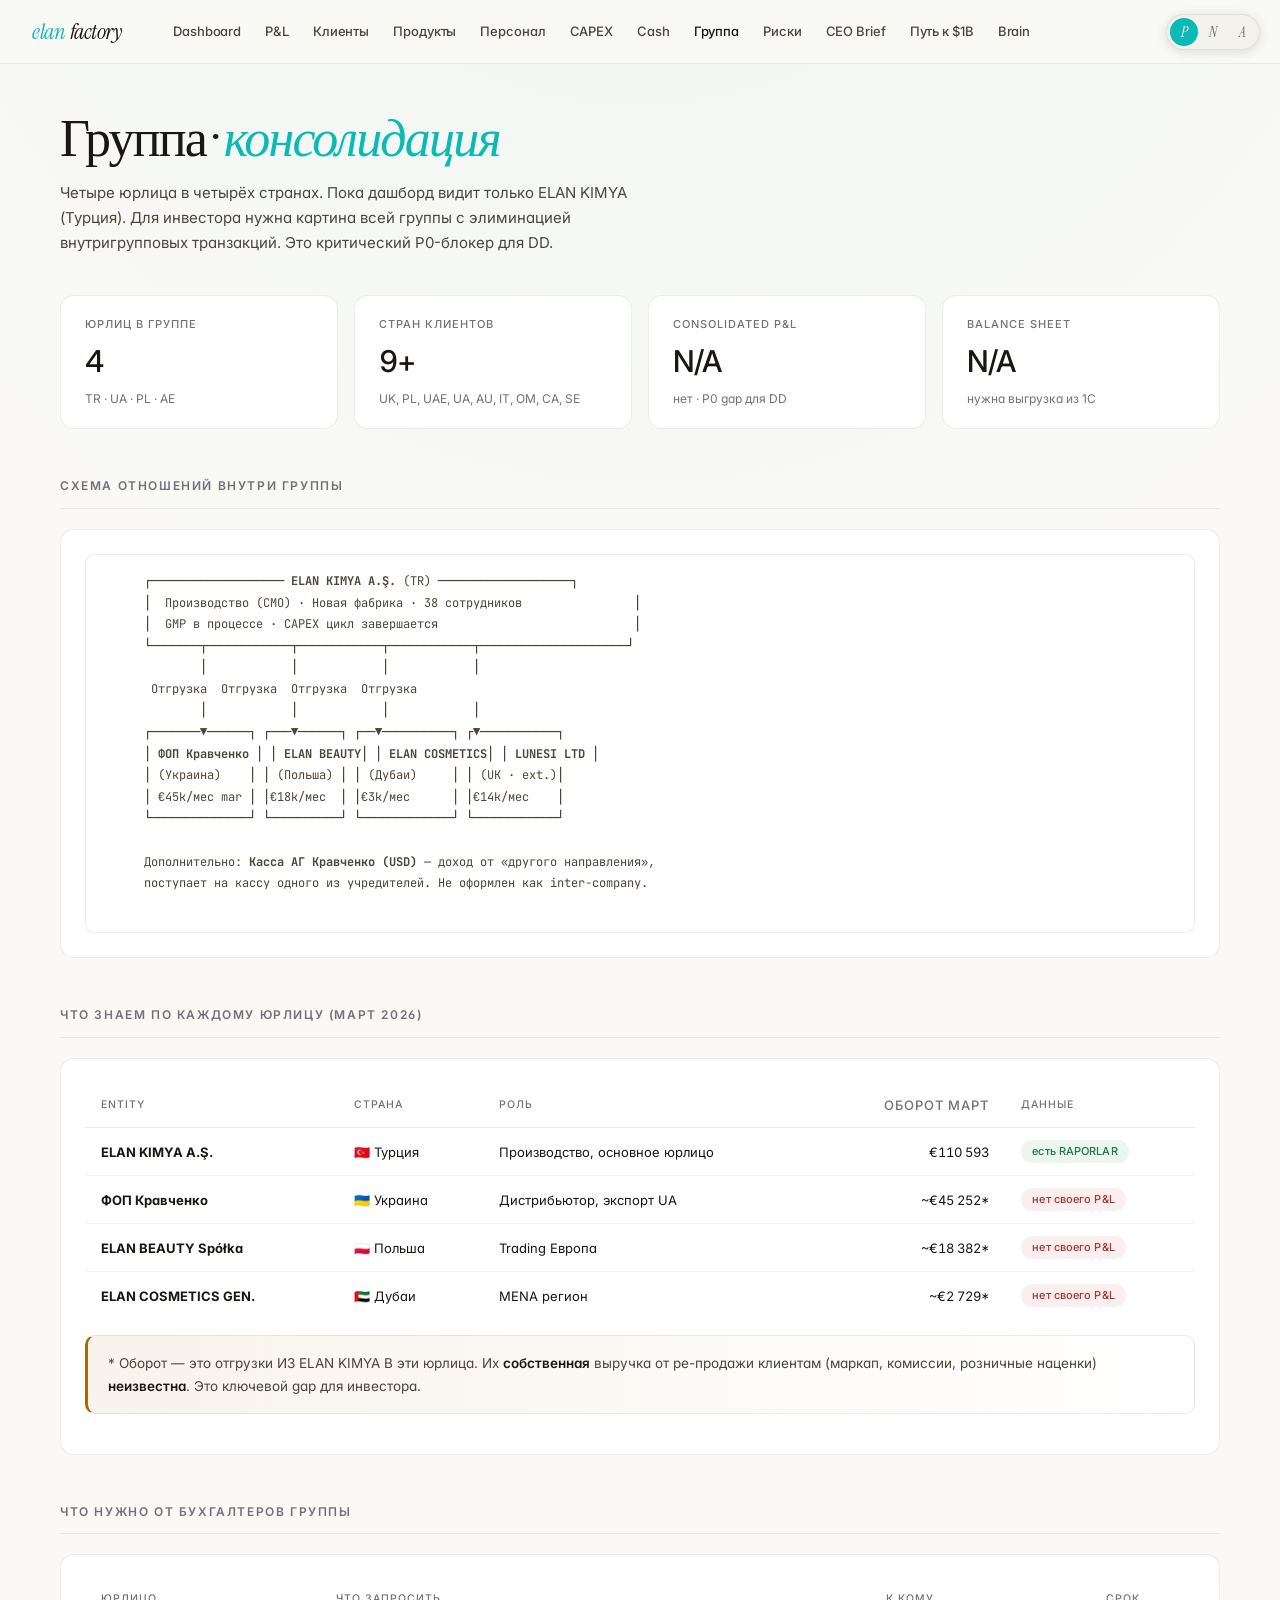
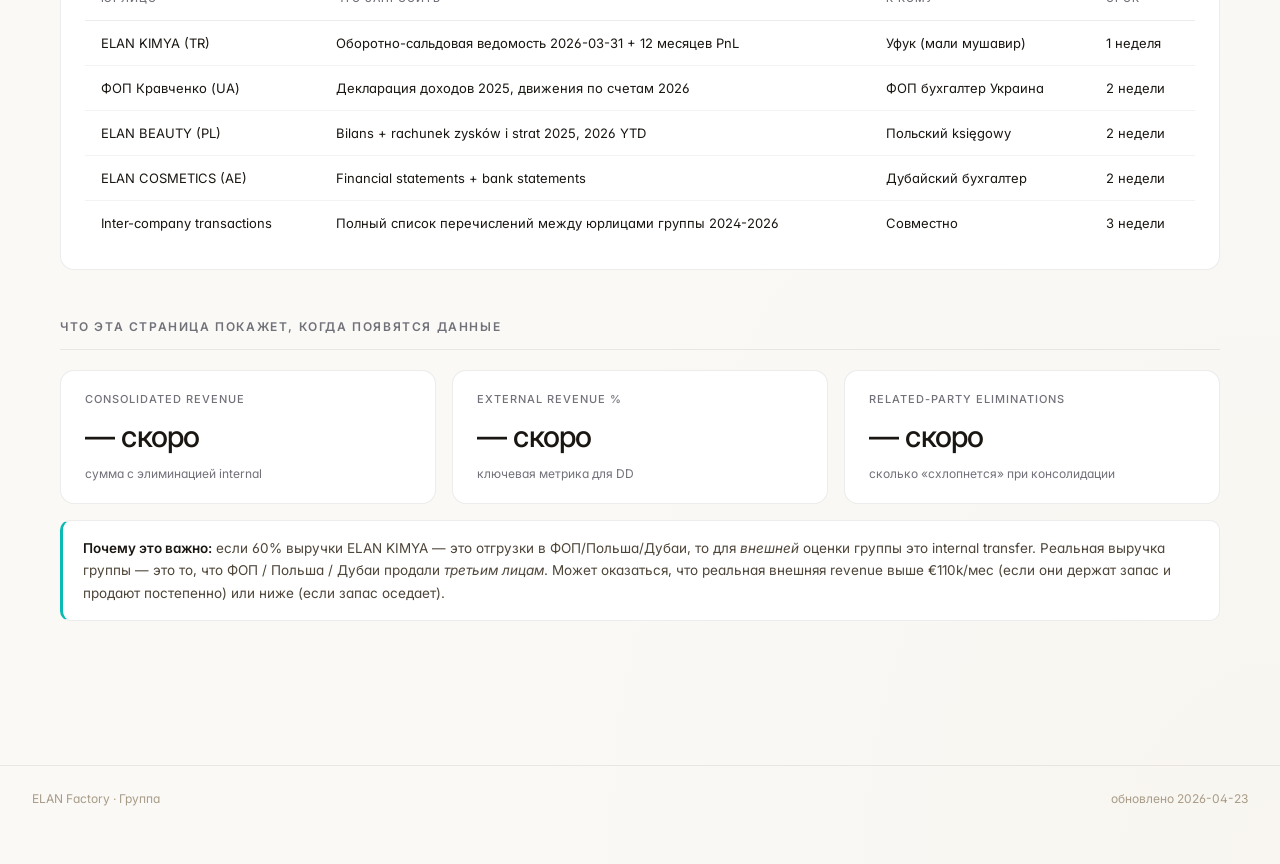
<file: docs/group.html>
<!doctype html>
<html lang="ru">
<head>
<meta charset="utf-8">
<meta name="viewport" content="width=device-width, initial-scale=1">
<title>ELAN Factory · Группа</title>
<link rel="preconnect" href="https://fonts.googleapis.com">
<link rel="preconnect" href="https://fonts.gstatic.com" crossorigin>
<link href="https://fonts.googleapis.com/css2?family=Instrument+Serif:ital@0;1&family=Inter:wght@400;500;600;700&family=JetBrains+Mono:wght@400;500;600&display=swap" rel="stylesheet">
<link rel="stylesheet" href="style.css">
<link rel="stylesheet" href="style-themes.css">
<script src="theme.js"></script>
</head>
<body>
<header>
  <a class="logo" href="index.html"><em>elan</em> factory</a>
  <nav>
    <a href="index.html">Dashboard</a>
    <a href="pnl.html">P&amp;L</a>
    <a href="clients.html">Клиенты</a>
    <a href="products.html">Продукты</a>
    <a href="payroll.html">Персонал</a>
    <a href="capex.html">CAPEX</a>
    <a href="cashflow.html">Cash</a>
    <a href="group.html" class="active">Группа</a>
    <a href="risk.html">Риски</a>
    <a href="ceo.html">CEO Brief</a>
    <a href="path.html">Путь к $1B</a>
    <a href="brain.html">Brain</a>
  </nav>
</header>

<main>
  <h1>Группа · <em>консолидация</em></h1>
  <p class="subtitle">Четыре юрлица в четырёх странах. Пока дашборд видит только ELAN KIMYA (Турция). Для инвестора нужна картина всей группы с элиминацией внутригрупповых транзакций. Это критический P0-блокер для DD.</p>

  <div class="grid grid-4" id="entityCards"></div>

  <h2>Схема отношений внутри группы</h2>
  <div class="card">
    <pre style="white-space:pre-wrap; font-size:12px; line-height:1.8">
      ┌─────────────────── <strong>ELAN KIMYA A.Ş.</strong> (TR) ───────────────────┐
      │  Производство (CMO) · Новая фабрика · 38 сотрудников                │
      │  GMP в процессе · CAPEX цикл завершается                            │
      └───────┬────────────┬────────────┬────────────┬─────────────────────┘
              │            │            │            │
       Отгрузка  Отгрузка  Отгрузка  Отгрузка
              │            │            │            │
      ┌───────▼──────┐ ┌───▼──────┐ ┌──▼──────────┐ ┌▼───────────┐
      │ <strong>ФОП Кравченко</strong> │ │ <strong>ELAN BEAUTY</strong>│ │ <strong>ELAN COSMETICS</strong>│ │ <strong>LUNESI LTD</strong> │
      │ (Украина)    │ │ (Польша) │ │ (Дубаи)     │ │ (UK · ext.)│
      │ €45k/мес mar │ │€18k/мес  │ │€3k/мес      │ │€14k/мес    │
      └──────────────┘ └──────────┘ └─────────────┘ └────────────┘

      Дополнительно: <strong>Касса АГ Кравченко (USD)</strong> — доход от «другого направления»,
      поступает на кассу одного из учредителей. Не оформлен как inter-company.
    </pre>
  </div>

  <h2>Что знаем по каждому юрлицу (март 2026)</h2>
  <div class="card">
    <table>
      <thead><tr>
        <th>Entity</th>
        <th>Страна</th>
        <th>Роль</th>
        <th class="num">Оборот март</th>
        <th>Данные</th>
      </tr></thead>
      <tbody>
        <tr>
          <td><strong>ELAN KIMYA A.Ş.</strong></td>
          <td>🇹🇷 Турция</td>
          <td>Производство, основное юрлицо</td>
          <td class="num">€110 593</td>
          <td><span class="pill green">есть RAPORLAR</span></td>
        </tr>
        <tr>
          <td><strong>ФОП Кравченко</strong></td>
          <td>🇺🇦 Украина</td>
          <td>Дистрибьютор, экспорт UA</td>
          <td class="num">~€45 252*</td>
          <td><span class="pill red">нет своего P&amp;L</span></td>
        </tr>
        <tr>
          <td><strong>ELAN BEAUTY Spółka</strong></td>
          <td>🇵🇱 Польша</td>
          <td>Trading Европа</td>
          <td class="num">~€18 382*</td>
          <td><span class="pill red">нет своего P&amp;L</span></td>
        </tr>
        <tr>
          <td><strong>ELAN COSMETICS GEN.</strong></td>
          <td>🇦🇪 Дубаи</td>
          <td>MENA регион</td>
          <td class="num">~€2 729*</td>
          <td><span class="pill red">нет своего P&amp;L</span></td>
        </tr>
      </tbody>
    </table>
    <div class="callout amber">
      * Оборот — это отгрузки ИЗ ELAN KIMYA В эти юрлица. Их <strong>собственная</strong> выручка от ре-продажи клиентам (маркап, комиссии, розничные наценки) <strong>неизвестна</strong>. Это ключевой gap для инвестора.
    </div>
  </div>

  <h2>Что нужно от бухгалтеров группы</h2>
  <div class="card">
    <table>
      <thead><tr><th>Юрлицо</th><th>Что запросить</th><th>К кому</th><th>Срок</th></tr></thead>
      <tbody>
        <tr><td>ELAN KIMYA (TR)</td><td>Оборотно-сальдовая ведомость 2026-03-31 + 12 месяцев PnL</td><td>Уфук (мали мушавир)</td><td>1 неделя</td></tr>
        <tr><td>ФОП Кравченко (UA)</td><td>Декларация доходов 2025, движения по счетам 2026</td><td>ФОП бухгалтер Украина</td><td>2 недели</td></tr>
        <tr><td>ELAN BEAUTY (PL)</td><td>Bilans + rachunek zysków i strat 2025, 2026 YTD</td><td>Польский księgowy</td><td>2 недели</td></tr>
        <tr><td>ELAN COSMETICS (AE)</td><td>Financial statements + bank statements</td><td>Дубайский бухгалтер</td><td>2 недели</td></tr>
        <tr><td>Inter-company transactions</td><td>Полный список перечислений между юрлицами группы 2024-2026</td><td>Совместно</td><td>3 недели</td></tr>
      </tbody>
    </table>
  </div>

  <h2>Что эта страница покажет, когда появятся данные</h2>
  <div class="grid grid-3">
    <div class="kpi">
      <div class="label">Consolidated Revenue</div>
      <div class="value dim">— скоро</div>
      <div class="sub">сумма с элиминацией internal</div>
    </div>
    <div class="kpi">
      <div class="label">External Revenue %</div>
      <div class="value dim">— скоро</div>
      <div class="sub">ключевая метрика для DD</div>
    </div>
    <div class="kpi">
      <div class="label">Related-party eliminations</div>
      <div class="value dim">— скоро</div>
      <div class="sub">сколько «схлопнется» при консолидации</div>
    </div>
  </div>

  <div class="callout">
    <strong>Почему это важно:</strong> если 60% выручки ELAN KIMYA — это отгрузки в ФОП/Польша/Дубаи, то для <em>внешней</em> оценки группы это internal transfer. Реальная выручка группы — это то, что ФОП / Польша / Дубаи продали <em>третьим лицам</em>. Может оказаться, что реальная внешняя revenue выше €110k/мес (если они держат запас и продают постепенно) или ниже (если запас оседает).
  </div>
</main>

<footer>
  <div>ELAN Factory · Группа</div>
  <div>обновлено <span id="updated"></span></div>
</footer>

<script src="data.js"></script>
<script>
const D = window.ELAN_DATA;
document.getElementById('updated').textContent = D.meta.lastUpdate;

document.getElementById('entityCards').innerHTML = [
  { label: 'Юрлиц в группе', value: '4', sub: 'TR · UA · PL · AE' },
  { label: 'Стран клиентов', value: '9+', sub: 'UK, PL, UAE, UA, AU, IT, OM, CA, SE' },
  { label: 'Consolidated P&L', value: 'N/A', sub: 'нет · P0 gap для DD', cls: 'warn' },
  { label: 'Balance sheet', value: 'N/A', sub: 'нужна выгрузка из 1С', cls: 'warn' },
].map(k => `
  <div class="kpi">
    <div class="label">${k.label}</div>
    <div class="value ${k.cls || ''}">${k.value}</div>
    <div class="sub">${k.sub || ''}</div>
  </div>`).join('');
</script>
</body>
</html>
</file>
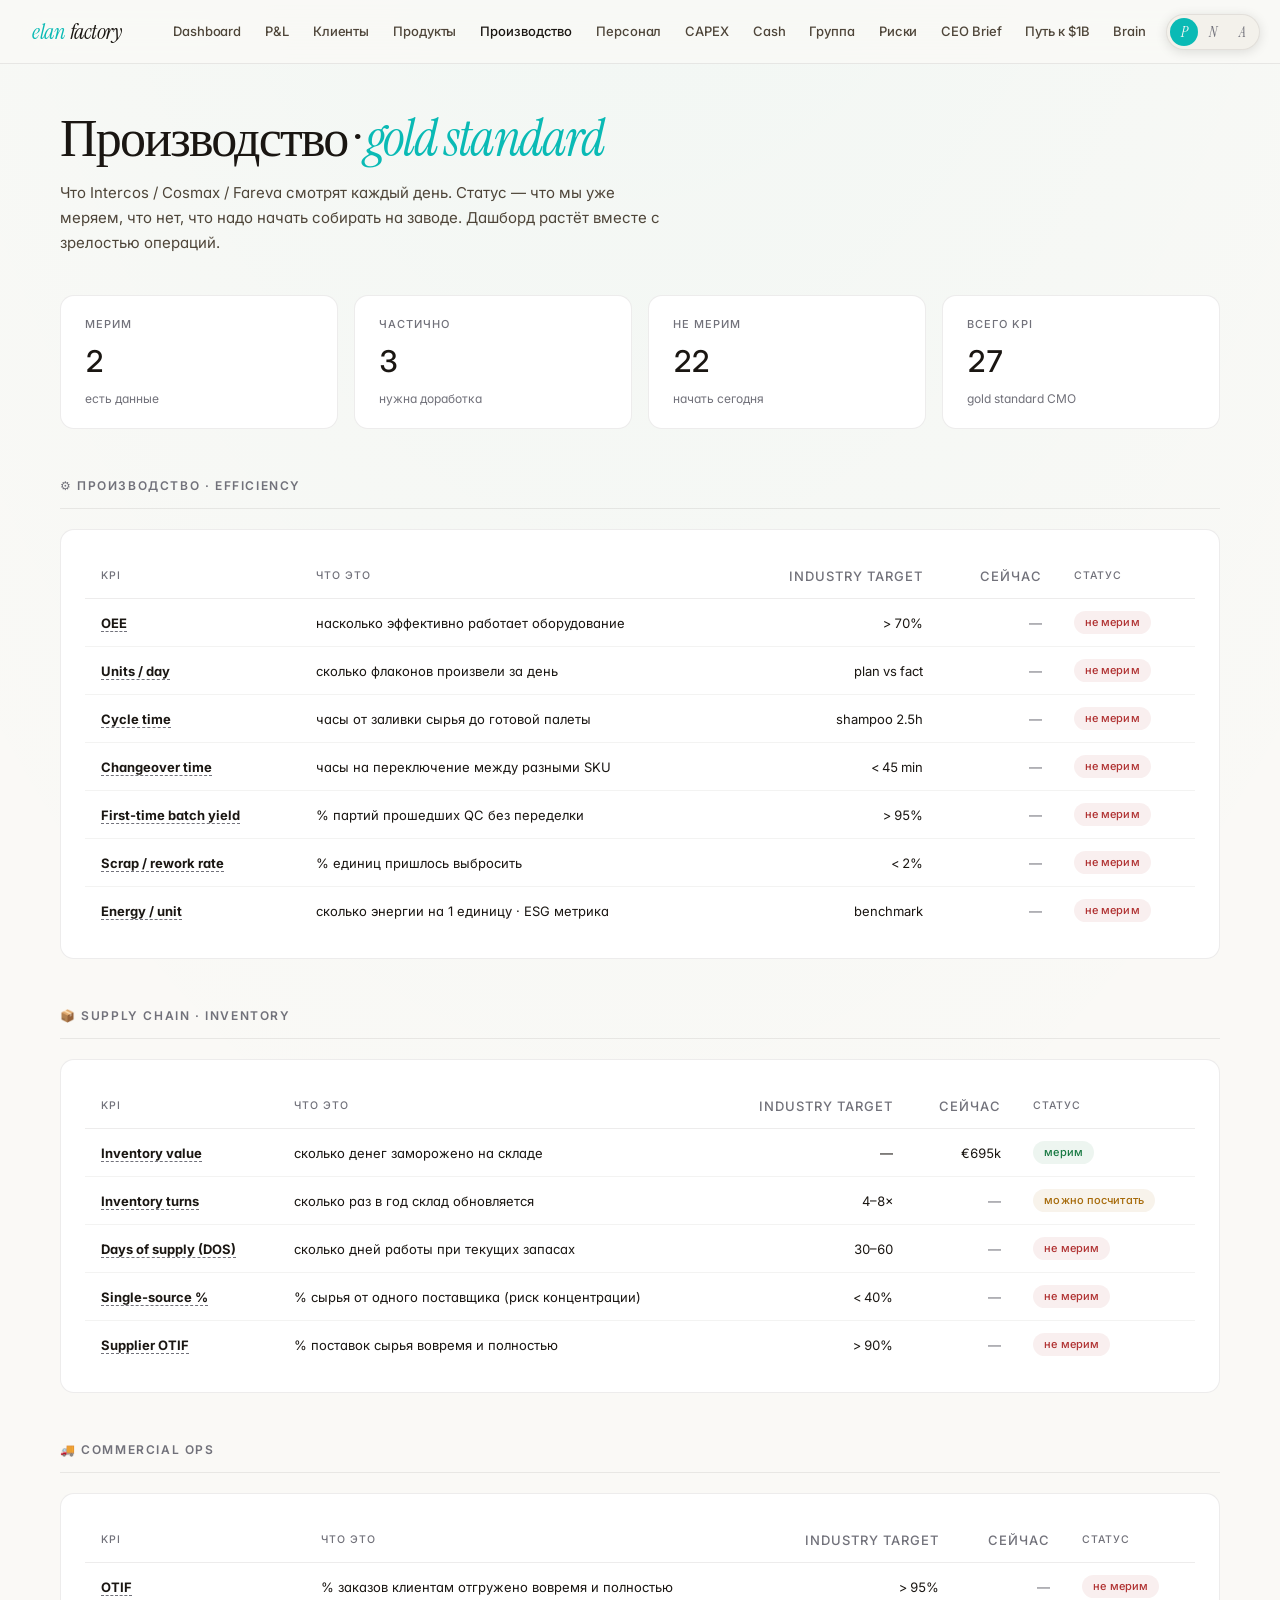
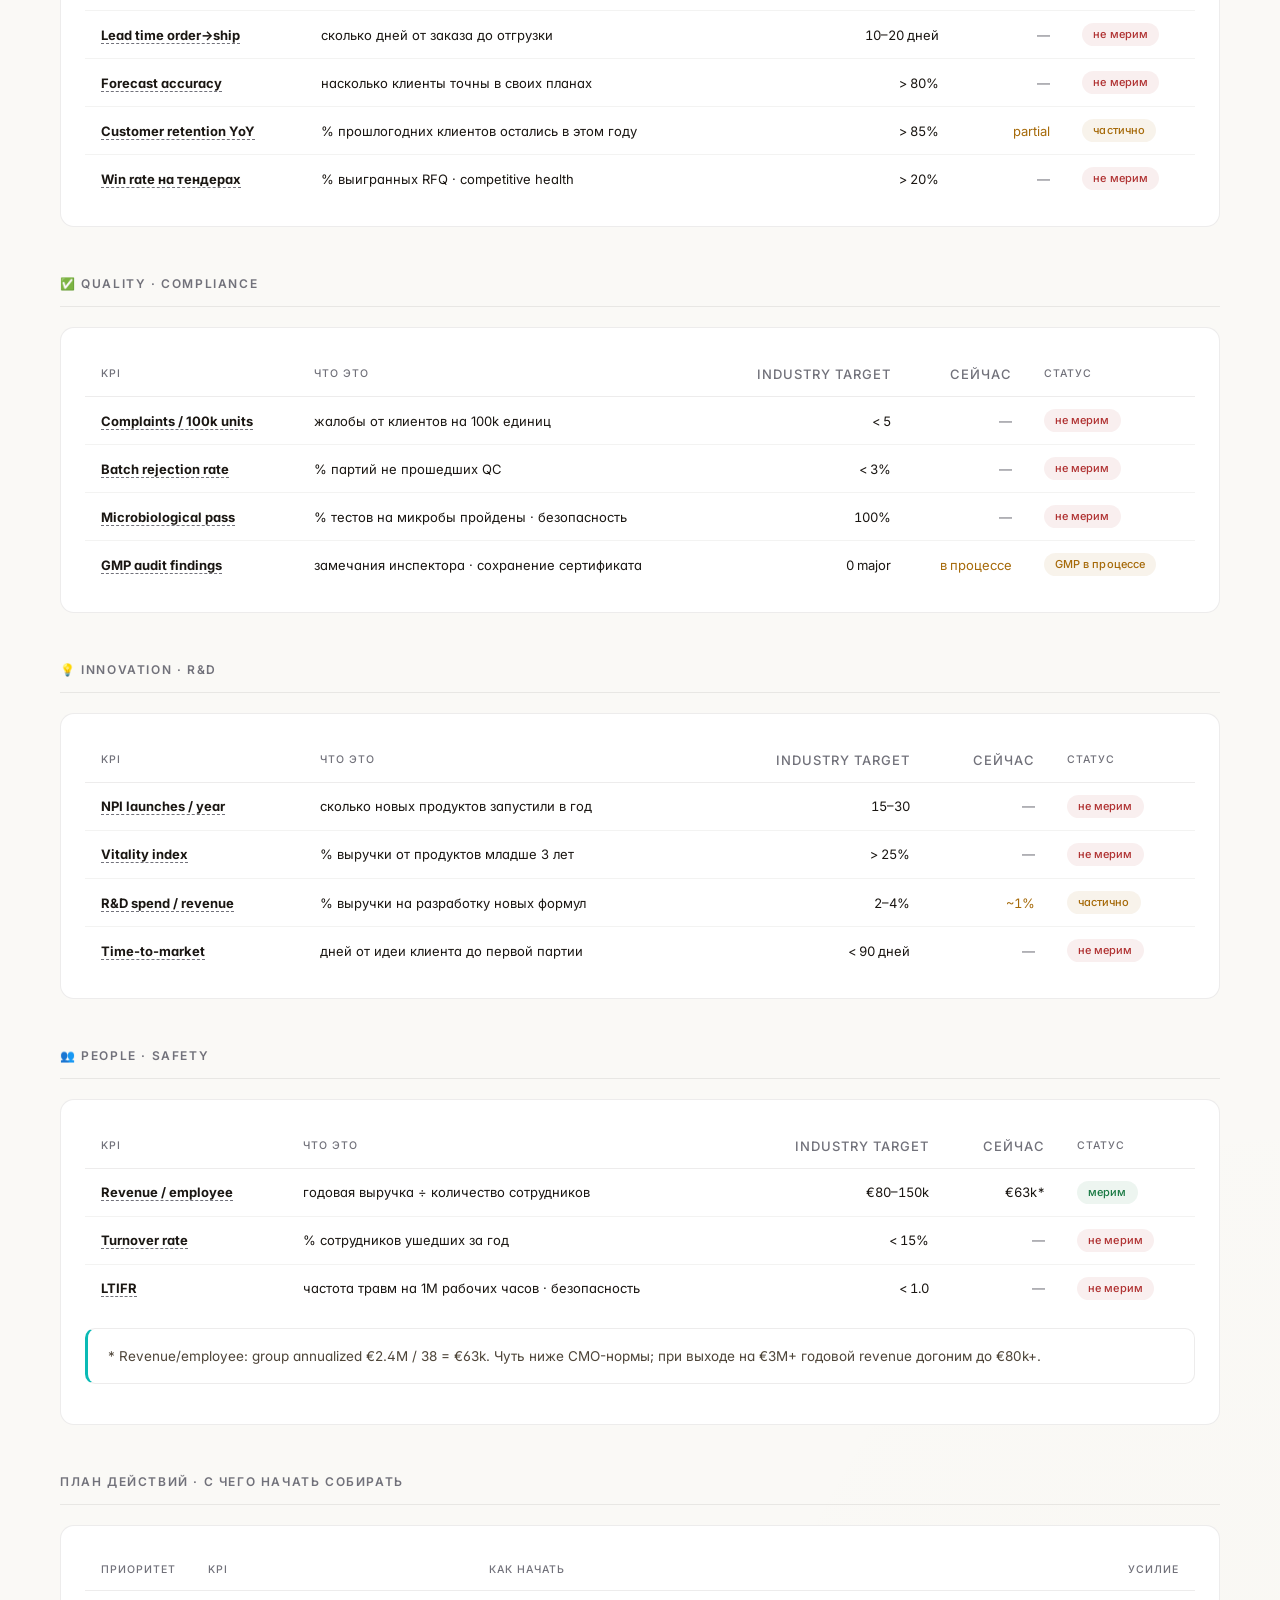
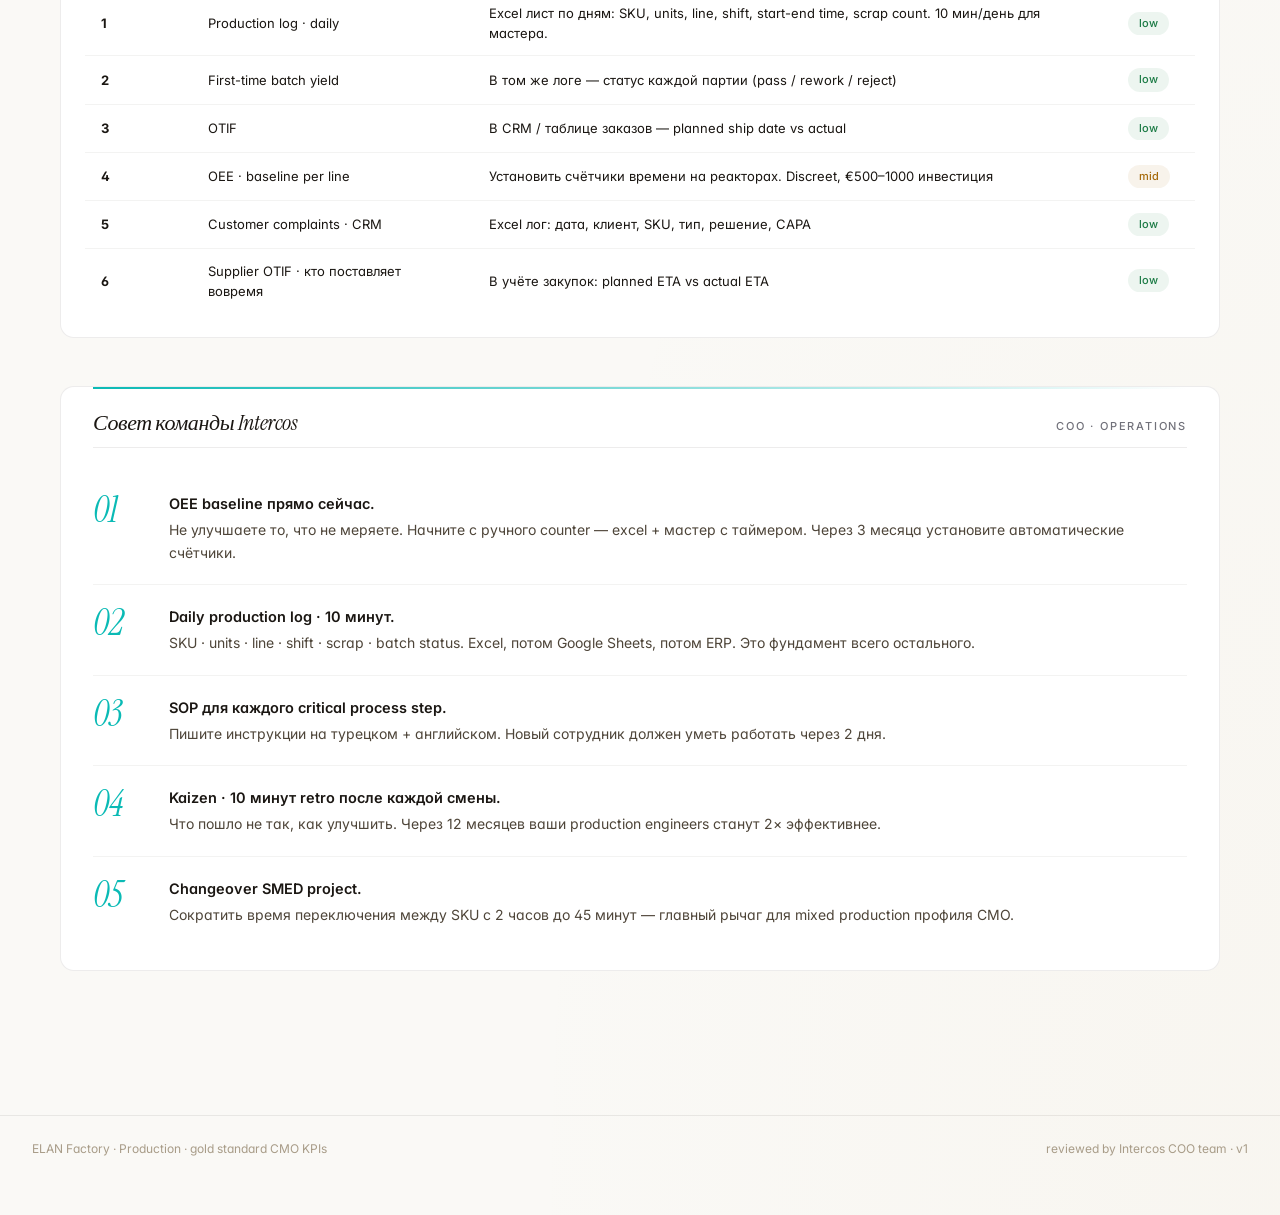
<file: docs/production.html>
<!doctype html>
<html lang="ru">
<head>
<meta charset="utf-8">
<meta name="viewport" content="width=device-width, initial-scale=1">
<title>ELAN Factory · Production</title>
<link rel="preconnect" href="https://fonts.googleapis.com">
<link rel="preconnect" href="https://fonts.gstatic.com" crossorigin>
<link href="https://fonts.googleapis.com/css2?family=Instrument+Serif:ital@0;1&family=Inter:wght@400;500;600;700&family=JetBrains+Mono:wght@400;500;600&display=swap" rel="stylesheet">
<link rel="stylesheet" href="style.css">
<link rel="stylesheet" href="style-themes.css">
<script src="theme.js"></script>
</head>
<body>
<header>
  <a class="logo" href="index.html"><em>elan</em> factory</a>
  <nav>
    <a href="index.html">Dashboard</a>
    <a href="pnl.html">P&amp;L</a>
    <a href="clients.html">Клиенты</a>
    <a href="products.html">Продукты</a>
    <a href="production.html" class="active">Производство</a>
    <a href="payroll.html">Персонал</a>
    <a href="capex.html">CAPEX</a>
    <a href="cashflow.html">Cash</a>
    <a href="group.html">Группа</a>
    <a href="risk.html">Риски</a>
    <a href="ceo.html">CEO Brief</a>
    <a href="path.html">Путь к $1B</a>
    <a href="brain.html">Brain</a>
  </nav>
</header>

<main>
  <h1>Производство · <em>gold standard</em></h1>
  <p class="subtitle">Что Intercos / Cosmax / Fareva смотрят каждый день. Статус — что мы уже меряем, что нет, что надо начать собирать на заводе. Дашборд растёт вместе с зрелостью операций.</p>

  <div class="grid grid-4">
    <div class="kpi"><div class="label">Мерим</div><div class="value pos">2</div><div class="sub">есть данные</div></div>
    <div class="kpi"><div class="label">Частично</div><div class="value warn">3</div><div class="sub">нужна доработка</div></div>
    <div class="kpi"><div class="label">Не мерим</div><div class="value neg">22</div><div class="sub">начать сегодня</div></div>
    <div class="kpi"><div class="label">Всего KPI</div><div class="value">27</div><div class="sub">gold standard CMO</div></div>
  </div>

  <h2>⚙ Производство · efficiency</h2>
  <div class="card">
    <table>
      <thead><tr>
        <th>KPI</th>
        <th>Что это</th>
        <th class="num">Industry target</th>
        <th class="num">Сейчас</th>
        <th>Статус</th>
      </tr></thead>
      <tbody>
        <tr><td><span class="has-tooltip" data-tooltip="Показывает насколько эффективно работает ваш реактор или линия. Стоял без дела 2 часа из 10 рабочих — OEE уже 80%. Если ещё партия с браком — падает дальше. 100% это идеал: работает всё время, на плановой скорости, без брака. Intercos в среднем держит 75-85% по линиям."><strong>OEE</strong></span></td><td>насколько эффективно работает оборудование</td><td class="num">&gt; 70%</td><td class="num dim">—</td><td><span class="pill red">не мерим</span></td></tr>
        <tr><td><span class="has-tooltip" data-tooltip="Сколько физически флаконов, туб или саше произвели за день. Базовая метрика — CEO должен знать эту цифру к вечеру понедельника. Считается отдельно по каждой линии (реактор 250л, тубная машина, сашедные)."><strong>Units / day</strong></span></td><td>сколько флаконов произвели за день</td><td class="num">plan vs fact</td><td class="num dim">—</td><td><span class="pill red">не мерим</span></td></tr>
        <tr><td><span class="has-tooltip" data-tooltip="Сколько часов нужно с момента заливки сырья в реактор до момента готовой палеты на складе. Для типового шампуня 250мл — от 2.5 до 4 часов. Чем короче — тем больше SKU в день и выше маржа."><strong>Cycle time</strong></span></td><td>часы от заливки сырья до готовой палеты</td><td class="num">shampoo 2.5h</td><td class="num dim">—</td><td><span class="pill red">не мерим</span></td></tr>
        <tr><td><span class="has-tooltip" data-tooltip="Время на переключение с одной формулы на другую — помыть реактор, заменить этикетки, настроить машину. Это потерянное время простоя. Intercos применяет SMED (Single-Minute Exchange of Die) — принцип снизить до 45 минут. Главный bottleneck для mixed production."><strong>Changeover time</strong></span></td><td>часы на переключение между разными SKU</td><td class="num">&lt; 45 min</td><td class="num dim">—</td><td><span class="pill red">не мерим</span></td></tr>
        <tr><td><span class="has-tooltip" data-tooltip="Сколько % партий прошли контроль качества с первого раза — без переделки. Если 10 партий сделали, 1 пришлось переваривать — yield 90%. Каждая переделка это потерянный день и удвоенный расход сырья. Intercos целится на 95-98%."><strong>First-time batch yield</strong></span></td><td>% партий прошедших QC без переделки</td><td class="num">&gt; 95%</td><td class="num dim">—</td><td><span class="pill red">не мерим</span></td></tr>
        <tr><td><span class="has-tooltip" data-tooltip="Процент бракованных единиц — протекла туба, неровно наклеена этикетка, нет крышки. Это прямой убыток: сырьё есть, а продавать некому. Норма &lt; 2%."><strong>Scrap / rework rate</strong></span></td><td>% единиц пришлось выбросить</td><td class="num">&lt; 2%</td><td class="num dim">—</td><td><span class="pill red">не мерим</span></td></tr>
        <tr><td><span class="has-tooltip" data-tooltip="Сколько кВт·ч электричества уходит на один флакон/тубу. L'Oréal и крупные brands смотрят это при выборе CMO — они обещают investor'ам уменьшение carbon footprint. Через 3-5 лет без этого не возьмут в supplier list."><strong>Energy / unit</strong></span></td><td>сколько энергии на 1 единицу · ESG метрика</td><td class="num">benchmark</td><td class="num dim">—</td><td><span class="pill red">не мерим</span></td></tr>
      </tbody>
    </table>
  </div>

  <h2>📦 Supply chain · inventory</h2>
  <div class="card">
    <table>
      <thead><tr>
        <th>KPI</th>
        <th>Что это</th>
        <th class="num">Industry target</th>
        <th class="num">Сейчас</th>
        <th>Статус</th>
      </tr></thead>
      <tbody>
        <tr><td><span class="has-tooltip" data-tooltip="Общая стоимость всего что лежит на складе — готовые продукты, сырьё, упаковка. В марте €695k. Это заморожённый капитал — деньги, которые можно было бы инвестировать в рост, но они в коробках."><strong>Inventory value</strong></span></td><td>сколько денег заморожено на складе</td><td class="num">—</td><td class="num">€695k</td><td><span class="pill green">мерим</span></td></tr>
        <tr><td><span class="has-tooltip" data-tooltip="Сколько раз в год склад полностью обновляется. 4× = склад заменяется каждые 3 месяца. Низкие turns = склад забит, заморожен капитал. Высокие = рискуем остаться без сырья."><strong>Inventory turns</strong></span></td><td>сколько раз в год склад обновляется</td><td class="num">4–8×</td><td class="num dim">—</td><td><span class="pill amber">можно посчитать</span></td></tr>
        <tr><td><span class="has-tooltip" data-tooltip="Если завтра перестанут приходить поставки — сколько дней протянем на текущих запасах. 30-60 дней нормально. Меньше 15 — риск остановки. Больше 90 — замороженный капитал и риск протухшего сырья."><strong>Days of supply (DOS)</strong></span></td><td>сколько дней работы при текущих запасах</td><td class="num">30–60</td><td class="num dim">—</td><td><span class="pill red">не мерим</span></td></tr>
        <tr><td><span class="has-tooltip" data-tooltip="Какой % ключевого сырья покупается у ОДНОГО поставщика. Если он завтра закроется / поднимет цену / откажется поставлять — мы встанем. Norm: не больше 40%. На критичное сырьё обязательно иметь 2-го поставщика."><strong>Single-source %</strong></span></td><td>% сырья от одного поставщика (риск концентрации)</td><td class="num">&lt; 40%</td><td class="num dim">—</td><td><span class="pill red">не мерим</span></td></tr>
        <tr><td><span class="has-tooltip" data-tooltip="On-Time In-Full. Сколько % поставок сырья пришло вовремя и в полном объёме. Плохой OTIF = вы постоянно переделываете график, платите за срочность. Идеал: &gt; 90%."><strong>Supplier OTIF</strong></span></td><td>% поставок сырья вовремя и полностью</td><td class="num">&gt; 90%</td><td class="num dim">—</td><td><span class="pill red">не мерим</span></td></tr>
      </tbody>
    </table>
  </div>

  <h2>🚚 Commercial ops</h2>
  <div class="card">
    <table>
      <thead><tr>
        <th>KPI</th>
        <th>Что это</th>
        <th class="num">Industry target</th>
        <th class="num">Сейчас</th>
        <th>Статус</th>
      </tr></thead>
      <tbody>
        <tr><td><span class="has-tooltip" data-tooltip="Обещали клиенту 10к штук 15-го числа. Отгрузили 9500 штук 17-го. OTIF = 0 (не выполнили). Эта метрика #1 у Intercos — она определяет уйдёт ли клиент к конкуренту. Норма: &gt; 95%."><strong>OTIF</strong></span></td><td>% заказов клиентам отгружено вовремя и полностью</td><td class="num">&gt; 95%</td><td class="num dim">—</td><td><span class="pill red">не мерим</span></td></tr>
        <tr><td><span class="has-tooltip" data-tooltip="Клиент позвонил — «хочу 10к туб шампуня». Сколько дней пройдёт до отправки? Industry стандарт для CMO: 10-20 дней. Чем короче — тем больше выиграете тендеров у медленных конкурентов."><strong>Lead time order→ship</strong></span></td><td>сколько дней от заказа до отгрузки</td><td class="num">10–20 дней</td><td class="num dim">—</td><td><span class="pill red">не мерим</span></td></tr>
        <tr><td><span class="has-tooltip" data-tooltip="Клиент сказал «закажем 20к тюбов в марте». По факту заказал 12к. Forecast accuracy = 60%. Плохая точность = вы закупили сырья впрок и теперь деньги заморожены. Хороший CMO добивается &gt;80%."><strong>Forecast accuracy</strong></span></td><td>насколько клиенты точны в своих планах</td><td class="num">&gt; 80%</td><td class="num dim">—</td><td><span class="pill red">не мерим</span></td></tr>
        <tr><td><span class="has-tooltip" data-tooltip="Из 10 клиентов 2024 года — сколько остались в 2025? Если 9 — retention 90%. Низкий retention = продукт/сервис не нравится. CMO норма 85%+. При exit это один из главных factor'ов для valuation."><strong>Customer retention YoY</strong></span></td><td>% прошлогодних клиентов остались в этом году</td><td class="num">&gt; 85%</td><td class="num warn">partial</td><td><span class="pill amber">частично</span></td></tr>
        <tr><td><span class="has-tooltip" data-tooltip="Клиент объявил тендер (RFQ — Request For Quote) — 5 CMO предложили цены, выиграл один. Ваш win rate = сколько % тендеров выиграли. Хорошо: &gt;20%. Меньше — проблемы с ценой, lead time или quality. Плохо: &lt;10% — вы недостаточно привлекательны рынку."><strong>Win rate на тендерах</strong></span></td><td>% выигранных RFQ · competitive health</td><td class="num">&gt; 20%</td><td class="num dim">—</td><td><span class="pill red">не мерим</span></td></tr>
      </tbody>
    </table>
  </div>

  <h2>✅ Quality · compliance</h2>
  <div class="card">
    <table>
      <thead><tr>
        <th>KPI</th>
        <th>Что это</th>
        <th class="num">Industry target</th>
        <th class="num">Сейчас</th>
        <th>Статус</th>
      </tr></thead>
      <tbody>
        <tr><td><span class="has-tooltip" data-tooltip="Из 100 000 произведённых единиц — сколько жалоб получили? Если 3 — это 3 на 100к. Индустрия стандарт &lt;5. Каждая жалоба — риск потери клиента + исследование + возврат + repair. 0 жалоб — цель."><strong>Complaints / 100k units</strong></span></td><td>жалобы от клиентов на 100k единиц</td><td class="num">&lt; 5</td><td class="num dim">—</td><td><span class="pill red">не мерим</span></td></tr>
        <tr><td><span class="has-tooltip" data-tooltip="Сделали 100 партий за месяц — 3 не прошли лабораторный контроль. Rejection rate = 3%. Каждая — 3-5 дней простоя + сырьё в мусор. Норма &lt;3%."><strong>Batch rejection rate</strong></span></td><td>% партий не прошедших QC</td><td class="num">&lt; 3%</td><td class="num dim">—</td><td><span class="pill red">не мерим</span></td></tr>
        <tr><td><span class="has-tooltip" data-tooltip="Косметику тестируют на бактерии и грибок — если не прошла микробиологию, партия в мусор. Это KPI безопасности. Должно быть 100% ВСЕГДА. Любой fail = отзыв продукта с рынка + репутационные потери."><strong>Microbiological pass</strong></span></td><td>% тестов на микробы пройдены · безопасность</td><td class="num">100%</td><td class="num dim">—</td><td><span class="pill red">не мерим</span></td></tr>
        <tr><td><span class="has-tooltip" data-tooltip="Инспектор из сертифицирующего органа приходит раз в год — проверяет процессы, чистоту, документы. Находит отклонения: Major (серьёзные) и Minor. Major findings = риск потери GMP сертификата. Цель: 0 major."><strong>GMP audit findings</strong></span></td><td>замечания инспектора · сохранение сертификата</td><td class="num">0 major</td><td class="num warn">в процессе</td><td><span class="pill amber">GMP в процессе</span></td></tr>
      </tbody>
    </table>
  </div>

  <h2>💡 Innovation · R&amp;D</h2>
  <div class="card">
    <table>
      <thead><tr>
        <th>KPI</th>
        <th>Что это</th>
        <th class="num">Industry target</th>
        <th class="num">Сейчас</th>
        <th>Статус</th>
      </tr></thead>
      <tbody>
        <tr><td><span class="has-tooltip" data-tooltip="NPI — New Product Introduction. Сколько новых SKU запустили в массовое производство за год. CMO уровня Intercos делают 20-30 launches/год. Это прямой показатель R&D mощности."><strong>NPI launches / year</strong></span></td><td>сколько новых продуктов запустили в год</td><td class="num">15–30</td><td class="num dim">—</td><td><span class="pill red">не мерим</span></td></tr>
        <tr><td><span class="has-tooltip" data-tooltip="Какой % сегодняшней выручки идёт от SKU младше 3 лет. Это proxy инновационности: если всё продаёте то же что 5 лет назад — vitality низкий, скоро обгонят конкуренты. L'Oréal целит 25%+."><strong>Vitality index</strong></span></td><td>% выручки от продуктов младше 3 лет</td><td class="num">&gt; 25%</td><td class="num dim">—</td><td><span class="pill red">не мерим</span></td></tr>
        <tr><td><span class="has-tooltip" data-tooltip="Сколько % от выручки тратится на R&amp;D — лаб, тестирование, разработку новых формул. Beauty industry стандарт: 2-4%. Меньше 1% = не инновируете. Больше 5% = переинвестируете."><strong>R&amp;D spend / revenue</strong></span></td><td>% выручки на разработку новых формул</td><td class="num">2–4%</td><td class="num warn">~1%</td><td><span class="pill amber">частично</span></td></tr>
        <tr><td><span class="has-tooltip" data-tooltip="Клиент пришёл с идеей (brief). Сколько дней до первой коммерческой партии? Cosmax держит 45 дней — рекорд индустрии. Intercos 60-90 дней. Чем быстрее — тем больше клиентов выберут вас."><strong>Time-to-market</strong></span></td><td>дней от идеи клиента до первой партии</td><td class="num">&lt; 90 дней</td><td class="num dim">—</td><td><span class="pill red">не мерим</span></td></tr>
      </tbody>
    </table>
  </div>

  <h2>👥 People · safety</h2>
  <div class="card">
    <table>
      <thead><tr>
        <th>KPI</th>
        <th>Что это</th>
        <th class="num">Industry target</th>
        <th class="num">Сейчас</th>
        <th>Статус</th>
      </tr></thead>
      <tbody>
        <tr><td><span class="has-tooltip" data-tooltip="Годовая выручка делённая на количество сотрудников. Показывает продуктивность. CMO норма €80-150k/сотрудник. Ниже — много людей на маленькую выручку (неэффективно). Выше — либо очень автоматизировано, либо не хватает рук."><strong>Revenue / employee</strong></span></td><td>годовая выручка ÷ количество сотрудников</td><td class="num">€80–150k</td><td class="num">€63k*</td><td><span class="pill green">мерим</span></td></tr>
        <tr><td><span class="has-tooltip" data-tooltip="Какой % сотрудников ушёл за год. 15% = из 40 человек ушли 6. Высокий turnover = плохая моральная атмосфера + постоянные затраты на найм/обучение. Норма для завода &lt;15%."><strong>Turnover rate</strong></span></td><td>% сотрудников ушедших за год</td><td class="num">&lt; 15%</td><td class="num dim">—</td><td><span class="pill red">не мерим</span></td></tr>
        <tr><td><span class="has-tooltip" data-tooltip="Lost Time Injury Frequency Rate — количество травм с потерей рабочего времени на миллион отработанных часов. Для завода с 40 людьми: 1 травма с больничным в год = ~12 LTIFR. Цель: &lt;1.0. Это безопасность + юридический риск."><strong>LTIFR</strong></span></td><td>частота травм на 1M рабочих часов · безопасность</td><td class="num">&lt; 1.0</td><td class="num dim">—</td><td><span class="pill red">не мерим</span></td></tr>
      </tbody>
    </table>
    <div class="callout" style="margin-top:var(--space-4)">
      * Revenue/employee: group annualized €2.4M / 38 = €63k. Чуть ниже CMO-нормы; при выходе на €3M+ годовой revenue догоним до €80k+.
    </div>
  </div>

  <h2>План действий · с чего начать собирать</h2>
  <div class="card">
    <table>
      <thead><tr><th>Приоритет</th><th>KPI</th><th>Как начать</th><th>Усилие</th></tr></thead>
      <tbody>
        <tr><td><strong>1</strong></td><td>Production log · daily</td><td>Excel лист по дням: SKU, units, line, shift, start-end time, scrap count. 10 мин/день для мастера.</td><td><span class="pill green">low</span></td></tr>
        <tr><td><strong>2</strong></td><td>First-time batch yield</td><td>В том же логе — статус каждой партии (pass / rework / reject)</td><td><span class="pill green">low</span></td></tr>
        <tr><td><strong>3</strong></td><td>OTIF</td><td>В CRM / таблице заказов — planned ship date vs actual</td><td><span class="pill green">low</span></td></tr>
        <tr><td><strong>4</strong></td><td>OEE · baseline per line</td><td>Установить счётчики времени на реакторах. Discreet, €500–1000 инвестиция</td><td><span class="pill amber">mid</span></td></tr>
        <tr><td><strong>5</strong></td><td>Customer complaints · CRM</td><td>Excel лог: дата, клиент, SKU, тип, решение, CAPA</td><td><span class="pill green">low</span></td></tr>
        <tr><td><strong>6</strong></td><td>Supplier OTIF · кто поставляет вовремя</td><td>В учёте закупок: planned ETA vs actual ETA</td><td><span class="pill green">low</span></td></tr>
      </tbody>
    </table>
  </div>

  <div class="intercos-advice">
    <div class="header">
      <span class="title">Совет команды Intercos</span>
      <span class="from">COO · Operations</span>
    </div>
    <ul>
      <li><span class="num">01</span><span><strong>OEE baseline прямо сейчас.</strong> Не улучшаете то, что не меряете. Начните с ручного counter — excel + мастер с таймером. Через 3 месяца установите автоматические счётчики.</span></li>
      <li><span class="num">02</span><span><strong>Daily production log · 10 минут.</strong> SKU · units · line · shift · scrap · batch status. Excel, потом Google Sheets, потом ERP. Это фундамент всего остального.</span></li>
      <li><span class="num">03</span><span><strong>SOP для каждого critical process step.</strong> Пишите инструкции на турецком + английском. Новый сотрудник должен уметь работать через 2 дня.</span></li>
      <li><span class="num">04</span><span><strong>Kaizen · 10 минут retro после каждой смены.</strong> Что пошло не так, как улучшить. Через 12 месяцев ваши production engineers станут 2× эффективнее.</span></li>
      <li><span class="num">05</span><span><strong>Changeover SMED project.</strong> Сократить время переключения между SKU с 2 часов до 45 минут — главный рычаг для mixed production профиля CMO.</span></li>
    </ul>
  </div>
</main>

<footer>
  <div>ELAN Factory · Production · gold standard CMO KPIs</div>
  <div>reviewed by Intercos COO team · v1</div>
</footer>
</body>
</html>
</file>
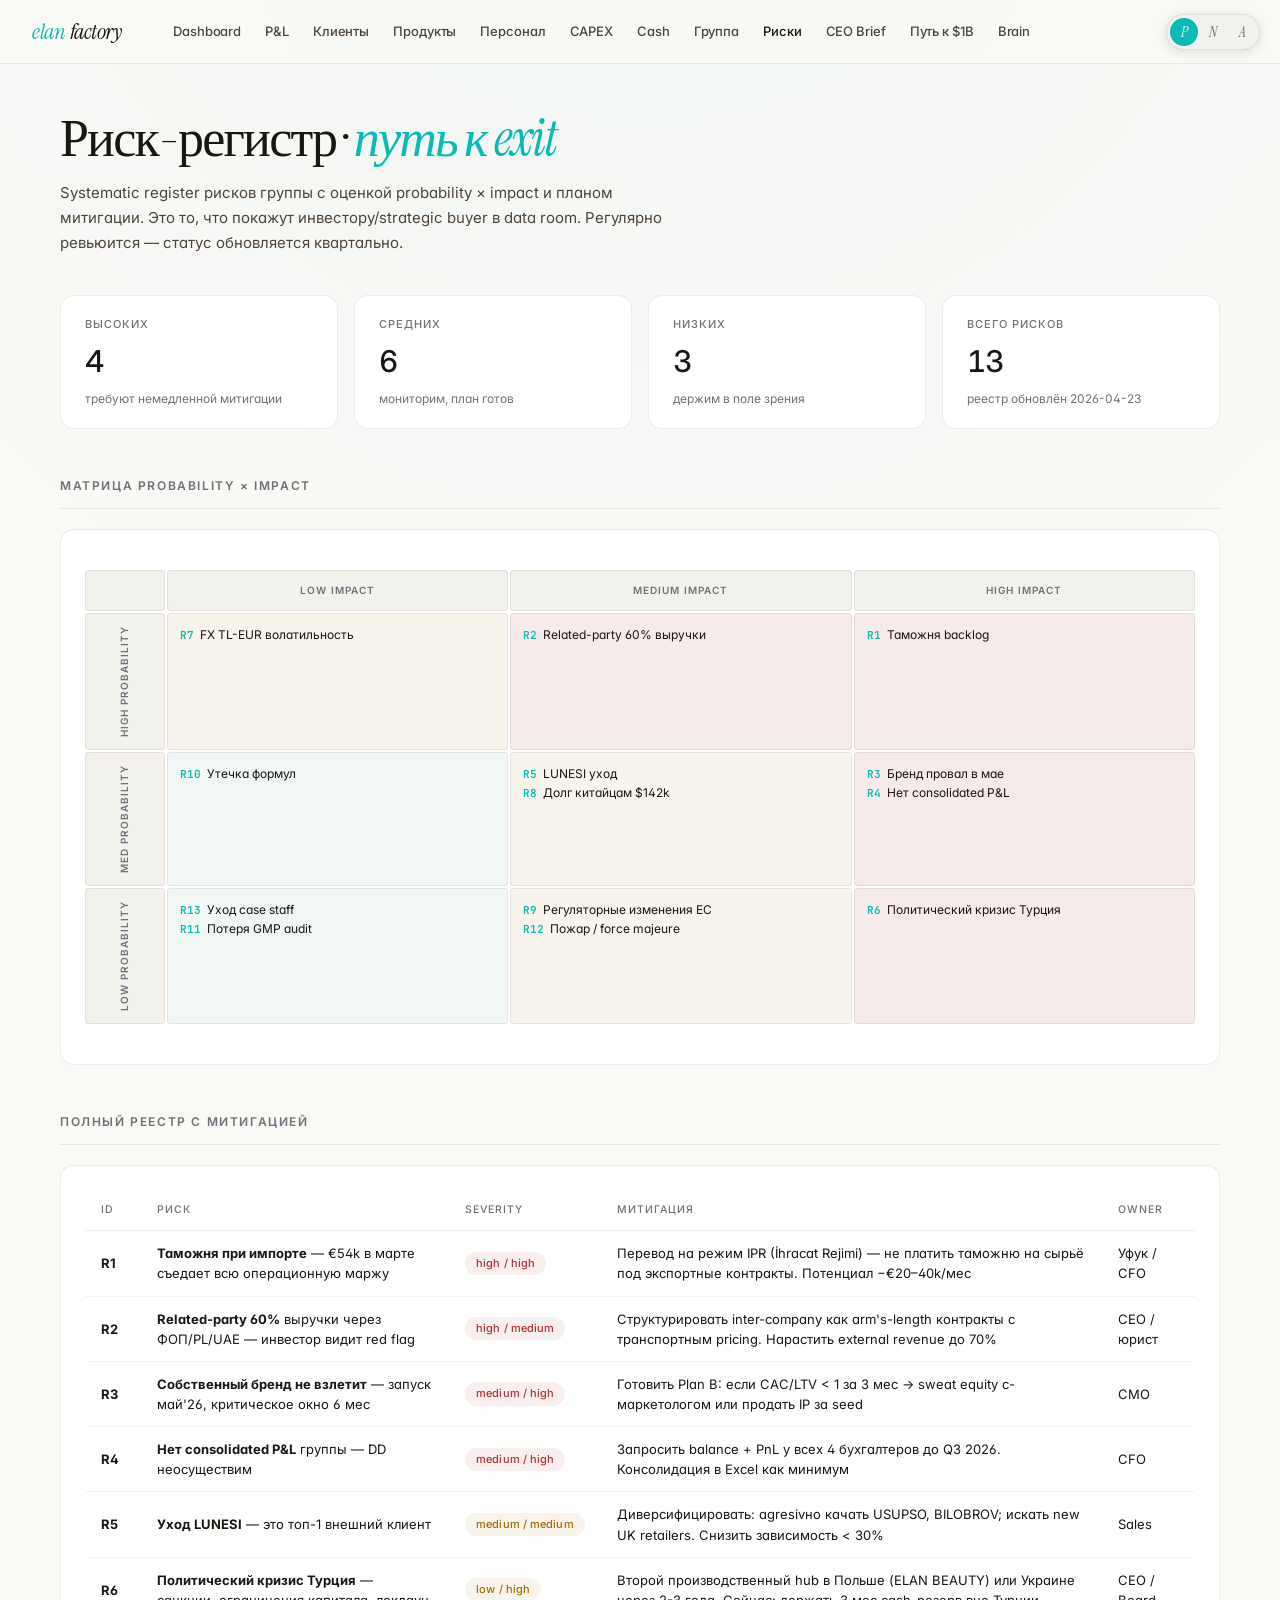
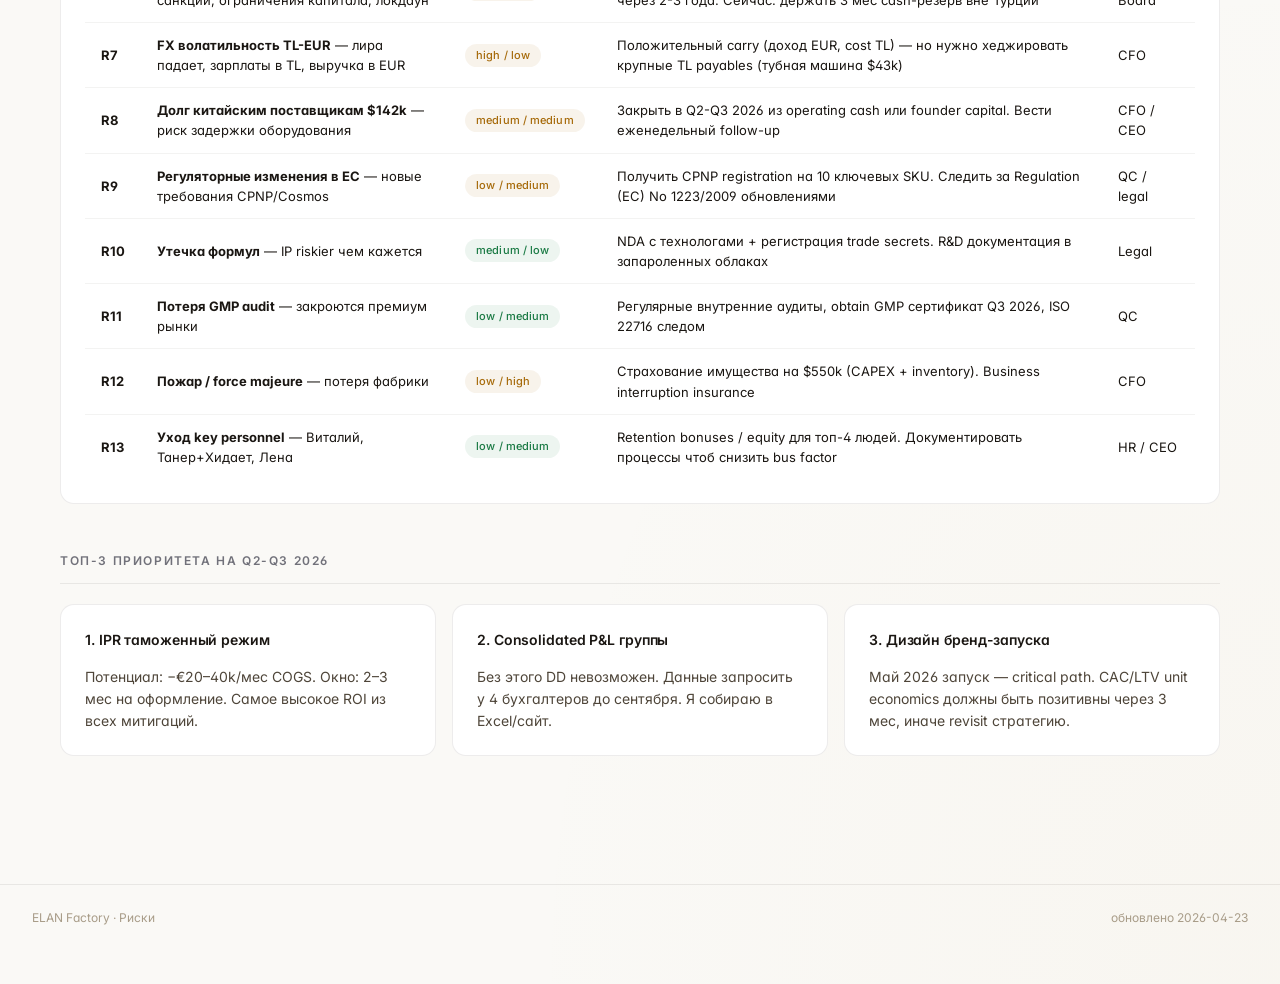
<file: docs/risk.html>
<!doctype html>
<html lang="ru">
<head>
<meta charset="utf-8">
<meta name="viewport" content="width=device-width, initial-scale=1">
<title>ELAN Factory · Риски</title>
<link rel="preconnect" href="https://fonts.googleapis.com">
<link rel="preconnect" href="https://fonts.gstatic.com" crossorigin>
<link href="https://fonts.googleapis.com/css2?family=Instrument+Serif:ital@0;1&family=Inter:wght@400;500;600;700&family=JetBrains+Mono:wght@400;500;600&display=swap" rel="stylesheet">
<link rel="stylesheet" href="style.css">
<link rel="stylesheet" href="style-themes.css">
<script src="theme.js"></script>
<style>
  .matrix { display: grid; grid-template-columns: 80px repeat(3, 1fr); gap: 2px; margin: 16px 0; }
  .matrix > div { padding: 12px; font-size: 12px; min-height: 80px; border: 1px solid var(--border); border-radius: 4px; }
  .matrix .hdr { background: var(--surface-2); font-weight: 600; color: var(--text-dim); text-transform: uppercase; letter-spacing: 1px; font-size: 10px; text-align: center; display: flex; align-items: center; justify-content: center; min-height: auto; }
  .matrix .rlbl { background: var(--surface-2); font-weight: 600; color: var(--text-dim); text-transform: uppercase; letter-spacing: 1px; font-size: 10px; writing-mode: vertical-rl; transform: rotate(180deg); text-align: center; display: flex; align-items: center; justify-content: center; }
  .matrix .cell-h { background: rgba(176, 50, 50, 0.10); }
  .matrix .cell-m { background: rgba(166, 106, 10, 0.08); }
  .matrix .cell-l { background: rgba(26, 122, 68, 0.06); }
  .matrix .riskid { display: inline-block; font-weight: 600; color: var(--accent); margin-right: 6px; font-family: var(--font-mono); font-size: 11px; }
</style>
</head>
<body>
<header>
  <a class="logo" href="index.html"><em>elan</em> factory</a>
  <nav>
    <a href="index.html">Dashboard</a>
    <a href="pnl.html">P&amp;L</a>
    <a href="clients.html">Клиенты</a>
    <a href="products.html">Продукты</a>
    <a href="payroll.html">Персонал</a>
    <a href="capex.html">CAPEX</a>
    <a href="cashflow.html">Cash</a>
    <a href="group.html">Группа</a>
    <a href="risk.html" class="active">Риски</a>
    <a href="ceo.html">CEO Brief</a>
    <a href="path.html">Путь к $1B</a>
    <a href="brain.html">Brain</a>
  </nav>
</header>

<main>
  <h1>Риск-регистр · <em>путь к exit</em></h1>
  <p class="subtitle">Systematic register рисков группы с оценкой probability × impact и планом митигации. Это то, что покажут инвестору/strategic buyer в data room. Регулярно ревьюится — статус обновляется квартально.</p>

  <div class="grid grid-4">
    <div class="kpi"><div class="label">Высоких</div><div class="value neg">4</div><div class="sub">требуют немедленной митигации</div></div>
    <div class="kpi"><div class="label">Средних</div><div class="value warn">6</div><div class="sub">мониторим, план готов</div></div>
    <div class="kpi"><div class="label">Низких</div><div class="value pos">3</div><div class="sub">держим в поле зрения</div></div>
    <div class="kpi"><div class="label">Всего рисков</div><div class="value">13</div><div class="sub">реестр обновлён 2026-04-23</div></div>
  </div>

  <h2>Матрица probability × impact</h2>
  <div class="card">
    <div class="matrix">
      <div class="hdr"></div>
      <div class="hdr">Low impact</div>
      <div class="hdr">Medium impact</div>
      <div class="hdr">High impact</div>

      <div class="rlbl">High probability</div>
      <div class="cell-m"><span class="riskid">R7</span>FX TL-EUR волатильность</div>
      <div class="cell-h"><span class="riskid">R2</span>Related-party 60% выручки</div>
      <div class="cell-h"><span class="riskid">R1</span>Таможня backlog</div>

      <div class="rlbl">Med probability</div>
      <div class="cell-l"><span class="riskid">R10</span>Утечка формул</div>
      <div class="cell-m"><span class="riskid">R5</span>LUNESI уход<br><span class="riskid">R8</span>Долг китайцам $142k</div>
      <div class="cell-h"><span class="riskid">R3</span>Бренд провал в мае<br><span class="riskid">R4</span>Нет consolidated P&amp;L</div>

      <div class="rlbl">Low probability</div>
      <div class="cell-l"><span class="riskid">R13</span>Уход case staff<br><span class="riskid">R11</span>Потеря GMP audit</div>
      <div class="cell-m"><span class="riskid">R9</span>Регуляторные изменения ЕС<br><span class="riskid">R12</span>Пожар / force majeure</div>
      <div class="cell-h"><span class="riskid">R6</span>Политический кризис Турция</div>
    </div>
  </div>

  <h2>Полный реестр с митигацией</h2>
  <div class="card">
    <table>
      <thead><tr>
        <th>ID</th>
        <th>Риск</th>
        <th>Severity</th>
        <th>Митигация</th>
        <th>Owner</th>
      </tr></thead>
      <tbody>
        <tr>
          <td><strong>R1</strong></td>
          <td><strong>Таможня при импорте</strong> — €54k в марте съедает всю операционную маржу</td>
          <td><span class="pill red">high / high</span></td>
          <td>Перевод на режим IPR (İhracat Rejimi) — не платить таможню на сырьё под экспортные контракты. Потенциал −€20–40k/мес</td>
          <td>Уфук / CFO</td>
        </tr>
        <tr>
          <td><strong>R2</strong></td>
          <td><strong>Related-party 60%</strong> выручки через ФОП/PL/UAE — инвестор видит red flag</td>
          <td><span class="pill red">high / medium</span></td>
          <td>Структурировать inter-company как arm's-length контракты с транспортным pricing. Нарастить external revenue до 70%</td>
          <td>CEO / юрист</td>
        </tr>
        <tr>
          <td><strong>R3</strong></td>
          <td><strong>Собственный бренд не взлетит</strong> — запуск май'26, критическое окно 6 мес</td>
          <td><span class="pill red">medium / high</span></td>
          <td>Готовить Plan B: если CAC/LTV &lt; 1 за 3 мес → sweat equity c-маркетологом или продать IP за seed</td>
          <td>CMO</td>
        </tr>
        <tr>
          <td><strong>R4</strong></td>
          <td><strong>Нет consolidated P&amp;L</strong> группы — DD неосуществим</td>
          <td><span class="pill red">medium / high</span></td>
          <td>Запросить balance + PnL у всех 4 бухгалтеров до Q3 2026. Консолидация в Excel как минимум</td>
          <td>CFO</td>
        </tr>
        <tr>
          <td><strong>R5</strong></td>
          <td><strong>Уход LUNESI</strong> — это топ-1 внешний клиент</td>
          <td><span class="pill amber">medium / medium</span></td>
          <td>Диверсифицировать: agresivно качать USUPSO, BILOBROV; искать new UK retailers. Снизить зависимость &lt; 30%</td>
          <td>Sales</td>
        </tr>
        <tr>
          <td><strong>R6</strong></td>
          <td><strong>Политический кризис Турция</strong> — санкции, ограничения капитала, локдаун</td>
          <td><span class="pill amber">low / high</span></td>
          <td>Второй производственный hub в Польше (ELAN BEAUTY) или Украине через 2-3 года. Сейчас: держать 3 мес cash-резерв вне Турции</td>
          <td>CEO / Board</td>
        </tr>
        <tr>
          <td><strong>R7</strong></td>
          <td><strong>FX волатильность TL-EUR</strong> — лира падает, зарплаты в TL, выручка в EUR</td>
          <td><span class="pill amber">high / low</span></td>
          <td>Положительный carry (доход EUR, cost TL) — но нужно хеджировать крупные TL payables (тубная машина $43k)</td>
          <td>CFO</td>
        </tr>
        <tr>
          <td><strong>R8</strong></td>
          <td><strong>Долг китайским поставщикам $142k</strong> — риск задержки оборудования</td>
          <td><span class="pill amber">medium / medium</span></td>
          <td>Закрыть в Q2-Q3 2026 из operating cash или founder capital. Вести еженедельный follow-up</td>
          <td>CFO / CEO</td>
        </tr>
        <tr>
          <td><strong>R9</strong></td>
          <td><strong>Регуляторные изменения в ЕС</strong> — новые требования CPNP/Cosmos</td>
          <td><span class="pill amber">low / medium</span></td>
          <td>Получить CPNP registration на 10 ключевых SKU. Следить за Regulation (EC) No 1223/2009 обновлениями</td>
          <td>QC / legal</td>
        </tr>
        <tr>
          <td><strong>R10</strong></td>
          <td><strong>Утечка формул</strong> — IP riskier чем кажется</td>
          <td><span class="pill green">medium / low</span></td>
          <td>NDA с технологами + регистрация trade secrets. R&D документация в запароленных облаках</td>
          <td>Legal</td>
        </tr>
        <tr>
          <td><strong>R11</strong></td>
          <td><strong>Потеря GMP audit</strong> — закроются премиум рынки</td>
          <td><span class="pill green">low / medium</span></td>
          <td>Регулярные внутренние аудиты, obtain GMP сертификат Q3 2026, ISO 22716 следом</td>
          <td>QC</td>
        </tr>
        <tr>
          <td><strong>R12</strong></td>
          <td><strong>Пожар / force majeure</strong> — потеря фабрики</td>
          <td><span class="pill amber">low / high</span></td>
          <td>Страхование имущества на $550k (CAPEX + inventory). Business interruption insurance</td>
          <td>CFO</td>
        </tr>
        <tr>
          <td><strong>R13</strong></td>
          <td><strong>Уход key personnel</strong> — Виталий, Танер+Хидает, Лена</td>
          <td><span class="pill green">low / medium</span></td>
          <td>Retention bonuses / equity для топ-4 людей. Документировать процессы чтоб снизить bus factor</td>
          <td>HR / CEO</td>
        </tr>
      </tbody>
    </table>
  </div>

  <h2>Топ-3 приоритета на Q2-Q3 2026</h2>
  <div class="grid grid-3">
    <div class="card">
      <h3>1. IPR таможенный режим</h3>
      <p class="muted">Потенциал: −€20–40k/мес COGS. Окно: 2–3 мес на оформление. Самое высокое ROI из всех митигаций.</p>
    </div>
    <div class="card">
      <h3>2. Consolidated P&amp;L группы</h3>
      <p class="muted">Без этого DD невозможен. Данные запросить у 4 бухгалтеров до сентября. Я собираю в Excel/сайт.</p>
    </div>
    <div class="card">
      <h3>3. Дизайн бренд-запуска</h3>
      <p class="muted">Май 2026 запуск — critical path. CAC/LTV unit economics должны быть позитивны через 3 мес, иначе revisit стратегию.</p>
    </div>
  </div>
</main>

<footer>
  <div>ELAN Factory · Риски</div>
  <div>обновлено <span id="updated"></span></div>
</footer>

<script src="data.js"></script>
<script>
document.getElementById('updated').textContent = window.ELAN_DATA.meta.lastUpdate;
</script>
</body>
</html>
</file>
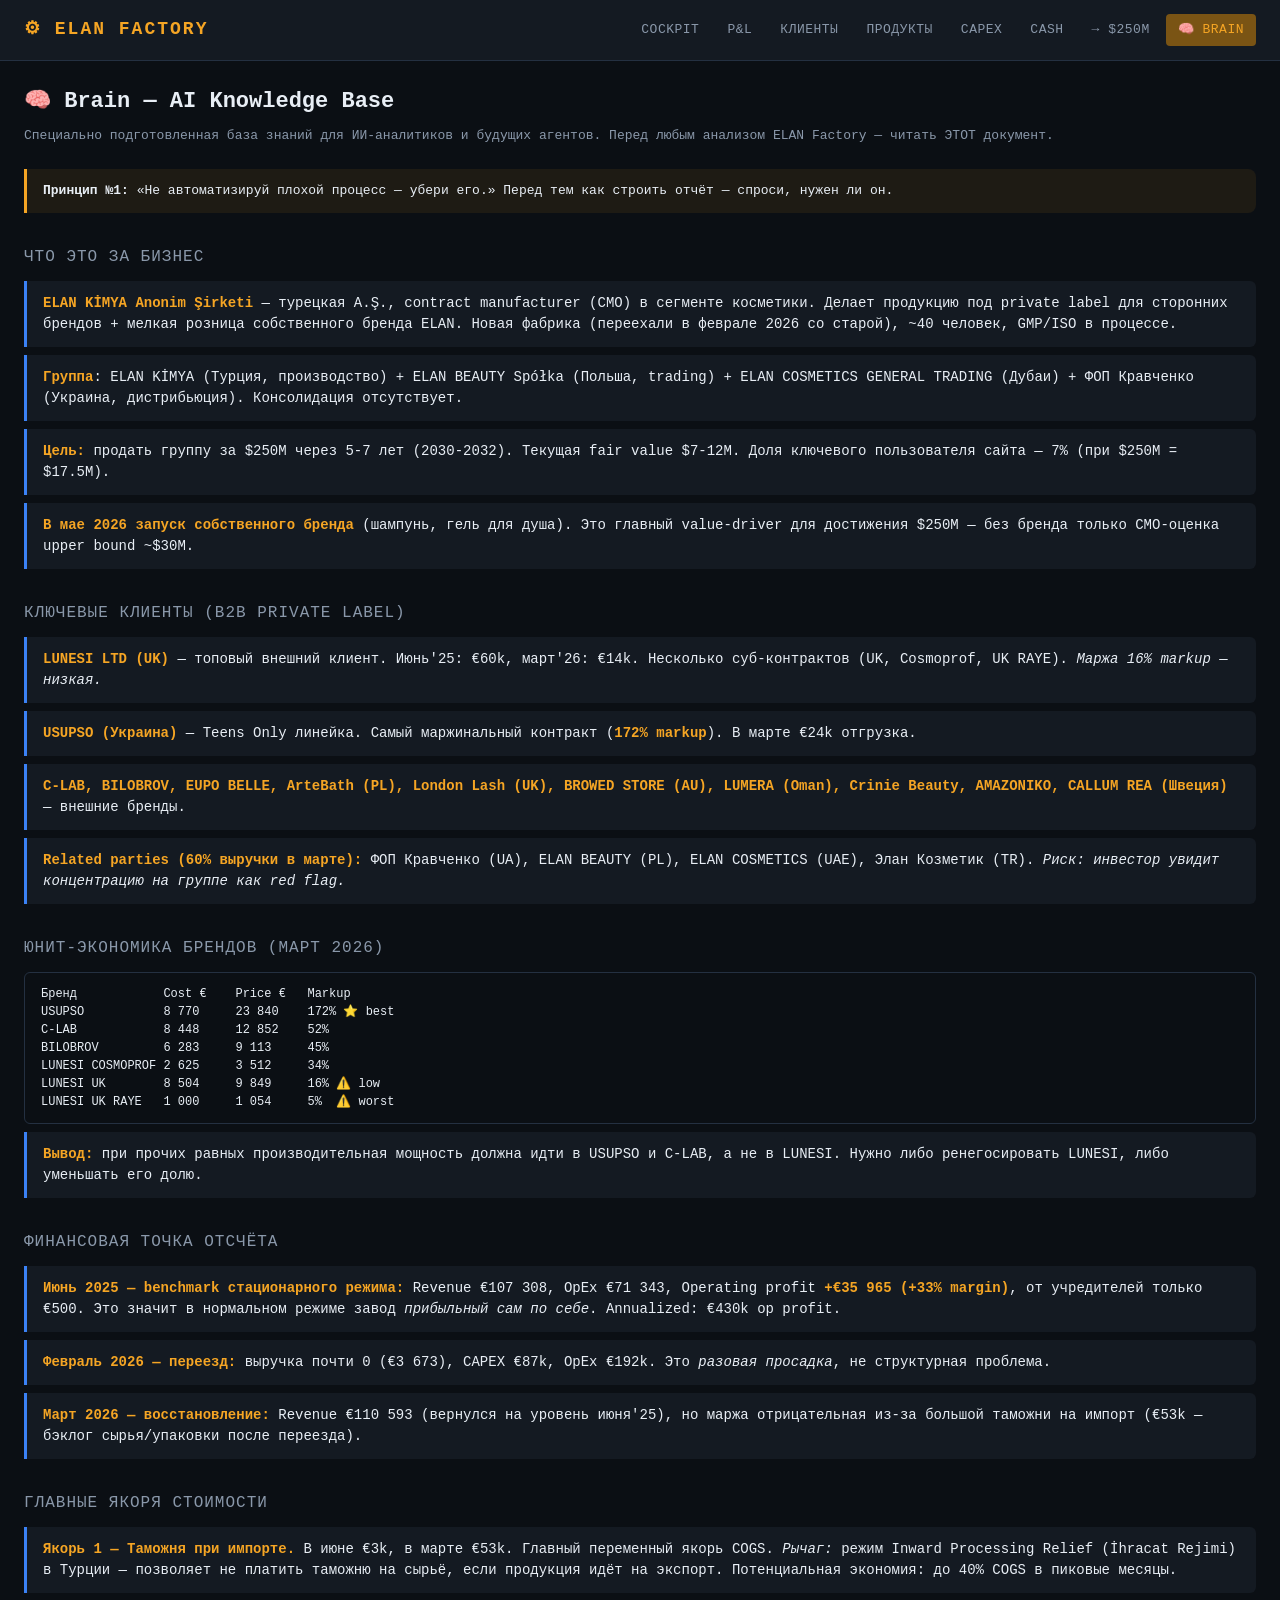
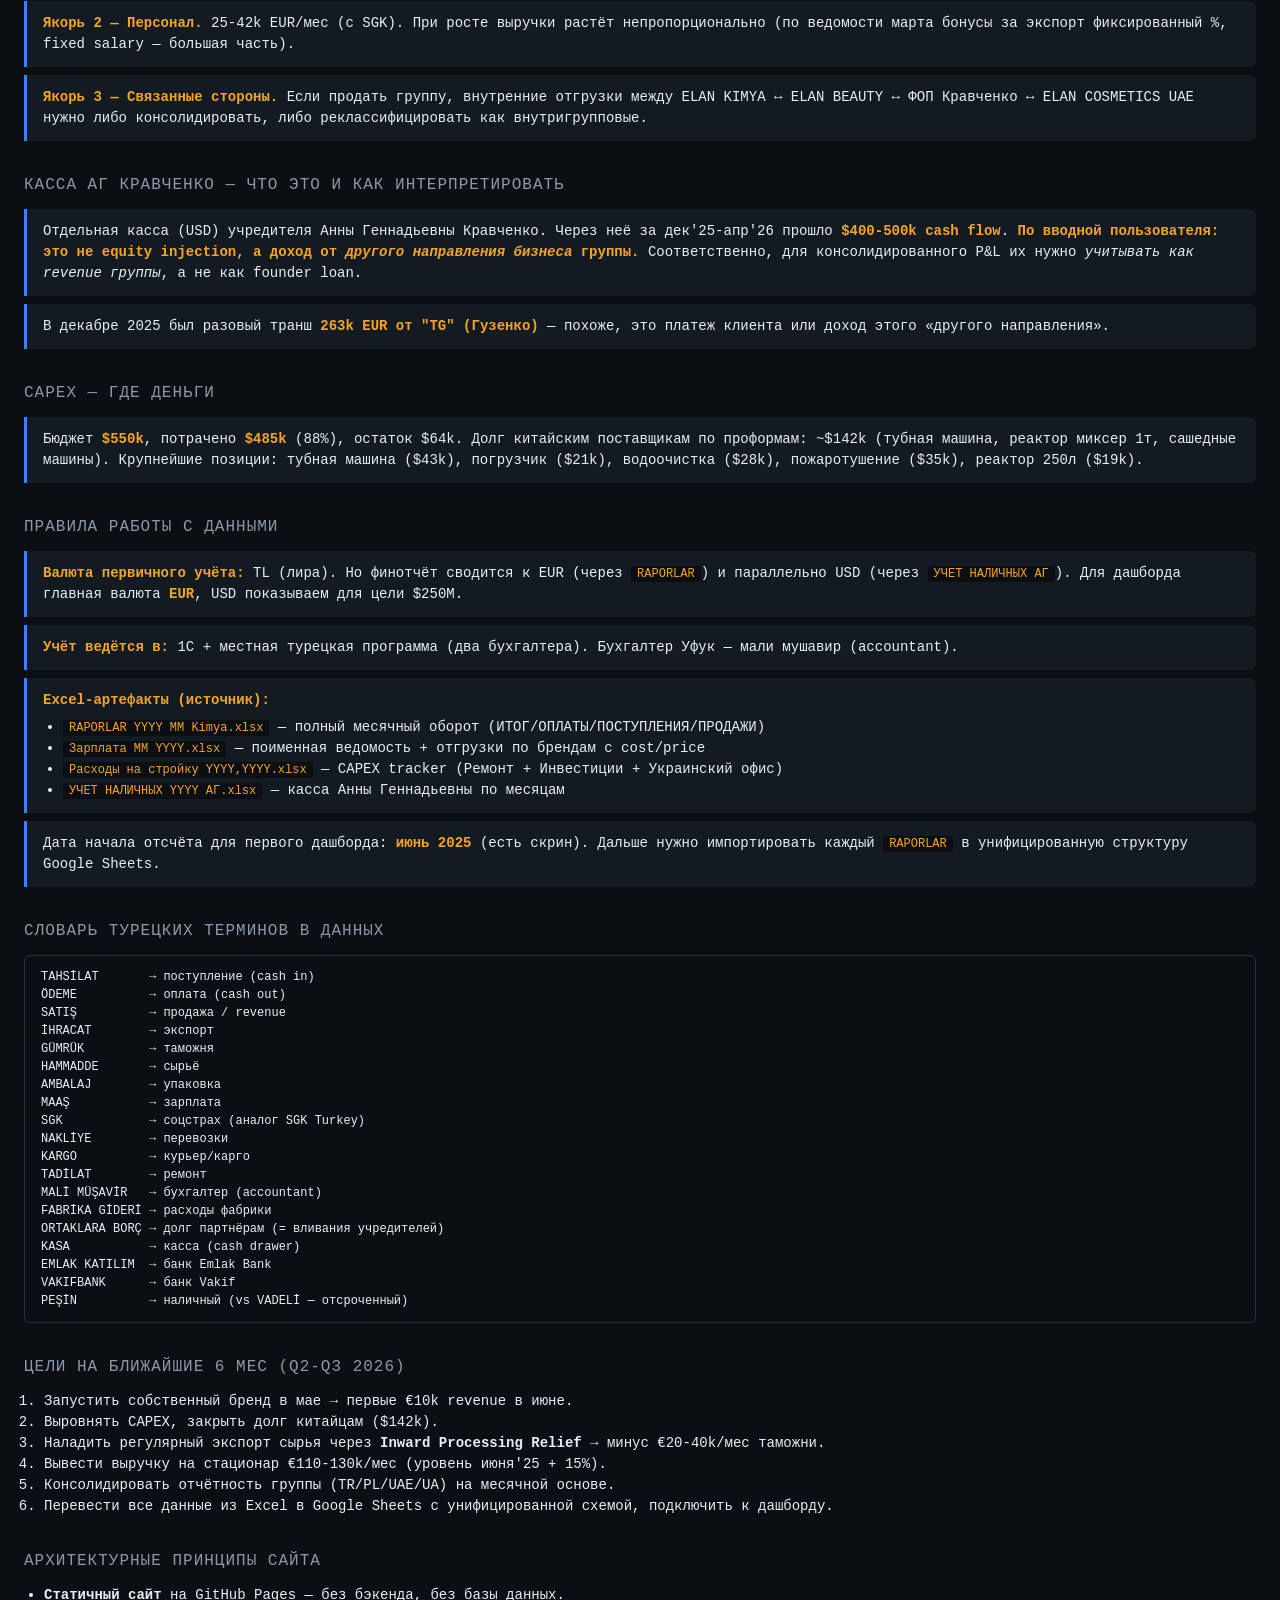
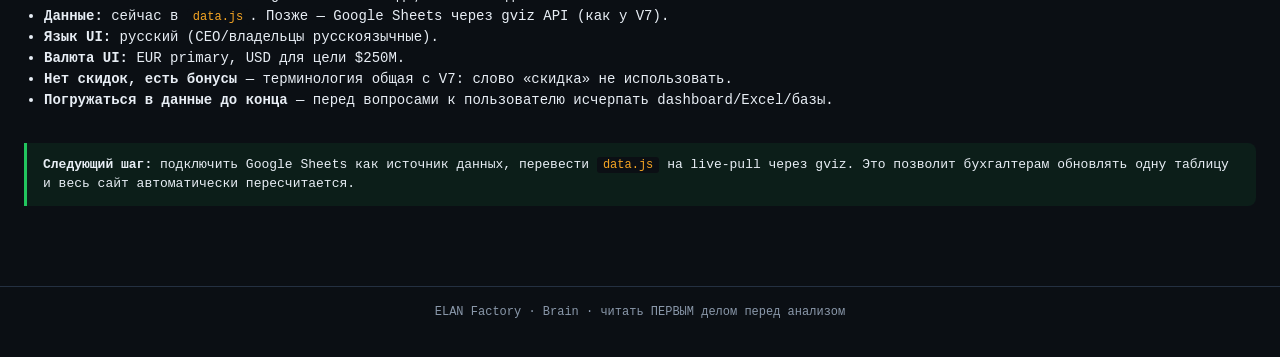
<file: site/brain.html>
<!doctype html>
<html lang="ru">
<head>
<meta charset="utf-8">
<meta name="viewport" content="width=device-width, initial-scale=1">
<title>ELAN Factory · Brain</title>
<link rel="stylesheet" href="style.css">
<style>
  .brain-section { margin: 32px 0; }
  .brain-section h2 { margin-top: 0; }
  .fact { background: var(--bg-card); border-left: 3px solid var(--blue); padding: 12px 16px; margin: 8px 0; border-radius: 0 6px 6px 0; }
  .fact strong { color: var(--accent); }
  code { background: var(--bg); padding: 1px 6px; border-radius: 3px; color: var(--accent); font-size: 12px; }
  pre { background: var(--bg); padding: 12px 16px; border-radius: 6px; overflow-x: auto; font-size: 12px; border: 1px solid var(--border); }
</style>
</head>
<body>
<header>
  <div class="logo">ELAN FACTORY</div>
  <nav>
    <a href="index.html">Cockpit</a>
    <a href="pnl.html">P&amp;L</a>
    <a href="clients.html">Клиенты</a>
    <a href="products.html">Продукты</a>
    <a href="capex.html">CAPEX</a>
    <a href="cashflow.html">Cash</a>
    <a href="path.html">→ $250M</a>
    <a href="brain.html" class="active">🧠 Brain</a>
  </nav>
</header>

<main>
  <h1>🧠 Brain — AI Knowledge Base</h1>
  <div class="subtitle">Специально подготовленная база знаний для ИИ-аналитиков и будущих агентов. Перед любым анализом ELAN Factory — читать ЭТОТ документ.</div>

  <div class="callout">
    <strong>Принцип №1:</strong> «Не автоматизируй плохой процесс — убери его.» Перед тем как строить отчёт — спроси, нужен ли он.
  </div>

  <div class="brain-section">
    <h2>Что это за бизнес</h2>
    <div class="fact">
      <strong>ELAN KİMYA Anonim Şirketi</strong> — турецкая A.Ş., contract manufacturer (CMO) в сегменте косметики.
      Делает продукцию под private label для сторонних брендов + мелкая розница собственного бренда ELAN.
      Новая фабрика (переехали в феврале 2026 со старой), ~40 человек, GMP/ISO в процессе.
    </div>
    <div class="fact">
      <strong>Группа</strong>: ELAN KİMYA (Турция, производство) + ELAN BEAUTY Spółka (Польша, trading) + ELAN COSMETICS GENERAL TRADING (Дубаи) + ФОП Кравченко (Украина, дистрибьюция). Консолидация отсутствует.
    </div>
    <div class="fact">
      <strong>Цель:</strong> продать группу за $250M через 5-7 лет (2030-2032). Текущая fair value $7-12M. Доля ключевого пользователя сайта — 7% (при $250M = $17.5M).
    </div>
    <div class="fact">
      <strong>В мае 2026 запуск собственного бренда</strong> (шампунь, гель для душа). Это главный value-driver для достижения $250M — без бренда только CMO-оценка upper bound ~$30M.
    </div>
  </div>

  <div class="brain-section">
    <h2>Ключевые клиенты (B2B private label)</h2>
    <div class="fact">
      <strong>LUNESI LTD (UK)</strong> — топовый внешний клиент. Июнь'25: €60k, март'26: €14k. Несколько суб-контрактов (UK, Cosmoprof, UK RAYE). <em>Маржа 16% markup — низкая.</em>
    </div>
    <div class="fact">
      <strong>USUPSO (Украина)</strong> — Teens Only линейка. Самый маржинальный контракт (<strong>172% markup</strong>). В марте €24k отгрузка.
    </div>
    <div class="fact">
      <strong>C-LAB, BILOBROV, EUPO BELLE, ArteBath (PL), London Lash (UK), BROWED STORE (AU), LUMERA (Oman), Crinie Beauty, AMAZONIKO, CALLUM REA (Швеция)</strong> — внешние бренды.
    </div>
    <div class="fact">
      <strong>Related parties (60% выручки в марте):</strong> ФОП Кравченко (UA), ELAN BEAUTY (PL), ELAN COSMETICS (UAE), Элан Козметик (TR). <em>Риск: инвестор увидит концентрацию на группе как red flag.</em>
    </div>
  </div>

  <div class="brain-section">
    <h2>Юнит-экономика брендов (март 2026)</h2>
    <pre>Бренд            Cost €    Price €   Markup
USUPSO           8 770     23 840    172% ⭐ best
C-LAB            8 448     12 852    52%
BILOBROV         6 283     9 113     45%
LUNESI COSMOPROF 2 625     3 512     34%
LUNESI UK        8 504     9 849     16% ⚠️ low
LUNESI UK RAYE   1 000     1 054     5%  ⚠️ worst</pre>
    <div class="fact"><strong>Вывод:</strong> при прочих равных производительная мощность должна идти в USUPSO и C-LAB, а не в LUNESI. Нужно либо ренегосировать LUNESI, либо уменьшать его долю.</div>
  </div>

  <div class="brain-section">
    <h2>Финансовая точка отсчёта</h2>
    <div class="fact">
      <strong>Июнь 2025 — benchmark стационарного режима:</strong> Revenue €107 308, OpEx €71 343, Operating profit <strong>+€35 965 (+33% margin)</strong>, от учредителей только €500.
      Это значит в нормальном режиме завод <em>прибыльный сам по себе</em>. Annualized: €430k op profit.
    </div>
    <div class="fact">
      <strong>Февраль 2026 — переезд:</strong> выручка почти 0 (€3 673), CAPEX €87k, OpEx €192k. Это <em>разовая просадка</em>, не структурная проблема.
    </div>
    <div class="fact">
      <strong>Март 2026 — восстановление:</strong> Revenue €110 593 (вернулся на уровень июня'25), но маржа отрицательная из-за большой таможни на импорт (€53k — бэклог сырья/упаковки после переезда).
    </div>
  </div>

  <div class="brain-section">
    <h2>Главные якоря стоимости</h2>
    <div class="fact">
      <strong>Якорь 1 — Таможня при импорте.</strong> В июне €3k, в марте €53k. Главный переменный якорь COGS.
      <em>Рычаг:</em> режим Inward Processing Relief (İhracat Rejimi) в Турции — позволяет не платить таможню на сырьё, если продукция идёт на экспорт. Потенциальная экономия: до 40% COGS в пиковые месяцы.
    </div>
    <div class="fact">
      <strong>Якорь 2 — Персонал.</strong> 25-42k EUR/мес (с SGK). При росте выручки растёт непропорционально (по ведомости марта бонусы за экспорт фиксированный %, fixed salary — большая часть).
    </div>
    <div class="fact">
      <strong>Якорь 3 — Связанные стороны.</strong> Если продать группу, внутренние отгрузки между ELAN KIMYA ↔ ELAN BEAUTY ↔ ФОП Кравченко ↔ ELAN COSMETICS UAE нужно либо консолидировать, либо реклассифицировать как внутригрупповые.
    </div>
  </div>

  <div class="brain-section">
    <h2>Касса АГ Кравченко — что это и как интерпретировать</h2>
    <div class="fact">
      Отдельная касса (USD) учредителя Анны Геннадьевны Кравченко. Через неё за дек'25-апр'26 прошло <strong>$400-500k cash flow</strong>.
      <strong>По вводной пользователя: это не equity injection, а доход от <em>другого направления бизнеса</em> группы.</strong>
      Соответственно, для консолидированного P&L их нужно <em>учитывать как revenue группы</em>, а не как founder loan.
    </div>
    <div class="fact">
      В декабре 2025 был разовый транш <strong>263k EUR от "TG" (Гузенко)</strong> — похоже, это платеж клиента или доход этого «другого направления».
    </div>
  </div>

  <div class="brain-section">
    <h2>CAPEX — где деньги</h2>
    <div class="fact">
      Бюджет <strong>$550k</strong>, потрачено <strong>$485k</strong> (88%), остаток $64k.
      Долг китайским поставщикам по проформам: ~$142k (тубная машина, реактор миксер 1т, сашедные машины).
      Крупнейшие позиции: тубная машина ($43k), погрузчик ($21k), водоочистка ($28k), пожаротушение ($35k), реактор 250л ($19k).
    </div>
  </div>

  <div class="brain-section">
    <h2>Правила работы с данными</h2>
    <div class="fact">
      <strong>Валюта первичного учёта:</strong> TL (лира). Но финотчёт сводится к EUR (через <code>RAPORLAR</code>) и параллельно USD (через <code>УЧЕТ НАЛИЧНЫХ АГ</code>). Для дашборда главная валюта <strong>EUR</strong>, USD показываем для цели $250M.
    </div>
    <div class="fact">
      <strong>Учёт ведётся в:</strong> 1С + местная турецкая программа (два бухгалтера). Бухгалтер Уфук — мали мушавир (accountant).
    </div>
    <div class="fact">
      <strong>Excel-артефакты (источник):</strong>
      <ul style="margin-left: 20px; margin-top: 6px">
        <li><code>RAPORLAR YYYY MM Kimya.xlsx</code> — полный месячный оборот (ИТОГ/ОПЛАТЫ/ПОСТУПЛЕНИЯ/ПРОДАЖИ)</li>
        <li><code>Зарплата MM YYYY.xlsx</code> — поименная ведомость + отгрузки по брендам с cost/price</li>
        <li><code>Расходы на стройку YYYY,YYYY.xlsx</code> — CAPEX tracker (Ремонт + Инвестиции + Украинский офис)</li>
        <li><code>УЧЕТ НАЛИЧНЫХ YYYY АГ.xlsx</code> — касса Анны Геннадьевны по месяцам</li>
      </ul>
    </div>
    <div class="fact">
      Дата начала отсчёта для первого дашборда: <strong>июнь 2025</strong> (есть скрин). Дальше нужно импортировать каждый <code>RAPORLAR</code> в унифицированную структуру Google Sheets.
    </div>
  </div>

  <div class="brain-section">
    <h2>Словарь турецких терминов в данных</h2>
    <pre>TAHSİLAT       → поступление (cash in)
ÖDEME          → оплата (cash out)
SATIŞ          → продажа / revenue
İHRACAT        → экспорт
GÜMRÜK         → таможня
HAMMADDE       → сырьё
AMBALAJ        → упаковка
MAAŞ           → зарплата
SGK            → соцстрах (аналог SGK Turkey)
NAKLİYE        → перевозки
KARGO          → курьер/карго
TADİLAT        → ремонт
MALİ MÜŞAVİR   → бухгалтер (accountant)
FABRİKA GİDERİ → расходы фабрики
ORTAKLARA BORÇ → долг партнёрам (= вливания учредителей)
KASA           → касса (cash drawer)
EMLAK KATILIM  → банк Emlak Bank
VAKIFBANK      → банк Vakif
PEŞİN          → наличный (vs VADELİ — отсроченный)</pre>
  </div>

  <div class="brain-section">
    <h2>Цели на ближайшие 6 мес (Q2-Q3 2026)</h2>
    <ol style="margin-left:20px">
      <li>Запустить собственный бренд в мае → первые €10k revenue в июне.</li>
      <li>Выровнять CAPEX, закрыть долг китайцам ($142k).</li>
      <li>Наладить регулярный экспорт сырья через <strong>Inward Processing Relief</strong> → минус €20-40k/мес таможни.</li>
      <li>Вывести выручку на стационар €110-130k/мес (уровень июня'25 + 15%).</li>
      <li>Консолидировать отчётность группы (TR/PL/UAE/UA) на месячной основе.</li>
      <li>Перевести все данные из Excel в Google Sheets с унифицированной схемой, подключить к дашборду.</li>
    </ol>
  </div>

  <div class="brain-section">
    <h2>Архитектурные принципы сайта</h2>
    <ul style="margin-left:20px">
      <li><strong>Статичный сайт</strong> на GitHub Pages — без бэкенда, без базы данных.</li>
      <li><strong>Данные:</strong> сейчас в <code>data.js</code>. Позже — Google Sheets через gviz API (как у V7).</li>
      <li><strong>Язык UI:</strong> русский (CEO/владельцы русскоязычные).</li>
      <li><strong>Валюта UI:</strong> EUR primary, USD для цели $250M.</li>
      <li><strong>Нет скидок, есть бонусы</strong> — терминология общая с V7: слово «скидка» не использовать.</li>
      <li><strong>Погружаться в данные до конца</strong> — перед вопросами к пользователю исчерпать dashboard/Excel/базы.</li>
    </ul>
  </div>

  <div class="callout green">
    <strong>Следующий шаг:</strong> подключить Google Sheets как источник данных, перевести <code>data.js</code> на live-pull через gviz. Это позволит бухгалтерам обновлять одну таблицу и весь сайт автоматически пересчитается.
  </div>
</main>

<footer>ELAN Factory · Brain · читать ПЕРВЫМ делом перед анализом</footer>
</body>
</html>
</file>
<file: docs/style.css>
/* ELAN Factory — Premium dashboard theme
   Inspired by Mercury Bank / Ramp / Attio / Linear
   Sophisticated dark mode with warm neutrals and sage accent */

:root {
  /* DEFAULT THEME: Porcelain (light) — warm white + Tiffany blue */
  --bg: #faf9f6;
  --surface: #ffffff;
  --surface-2: #f3f1eb;
  --surface-3: #ebe8df;
  --surface-hover: #f6f4ee;

  /* Borders */
  --border: rgba(26, 22, 18, 0.08);
  --border-strong: rgba(26, 22, 18, 0.14);
  --border-soft: rgba(26, 22, 18, 0.05);

  /* Text */
  --text: #1a1612;
  --text-muted: #4e4539;
  --text-dim: #857a6a;
  --text-subtle: #a89c88;

  /* Accent — Tiffany blue */
  --accent: #0abab5;
  --accent-hover: #087a75;
  --accent-soft: rgba(10, 186, 181, 0.10);
  --accent-border: rgba(10, 186, 181, 0.24);

  /* Semantic (warm, not neon) */
  --pos: #1a7a44;
  --pos-soft: rgba(26, 122, 68, 0.08);
  --neg: #b03232;
  --neg-soft: rgba(176, 50, 50, 0.08);
  --warn: #a66a0a;
  --warn-soft: rgba(166, 106, 10, 0.08);
  --info: #1a4a9a;
  --info-soft: rgba(26, 74, 154, 0.08);

  /* Chart palette — muted, editorial */
  --chart-1: #0abab5;
  --chart-2: #c8a35f;
  --chart-3: #b03232;
  --chart-4: #6a4d8a;
  --chart-5: #1a4a9a;
  --chart-6: #c76b3a;
  --chart-7: #9a4d7a;
  --chart-8: #7a7a7a;

  /* Typography */
  --font-serif: 'Instrument Serif', 'Fraunces', Georgia, serif;
  --font-sans: 'Inter', -apple-system, BlinkMacSystemFont, 'Segoe UI', system-ui, sans-serif;
  --font-mono: 'JetBrains Mono', 'SF Mono', Menlo, Consolas, monospace;

  /* Spacing scale */
  --space-1: 4px;
  --space-2: 8px;
  --space-3: 12px;
  --space-4: 16px;
  --space-5: 20px;
  --space-6: 24px;
  --space-8: 32px;
  --space-10: 40px;
  --space-12: 48px;
  --space-16: 64px;

  /* Radius */
  --radius-sm: 6px;
  --radius: 10px;
  --radius-lg: 14px;
  --radius-xl: 20px;

  /* Shadows */
  --shadow-sm: 0 1px 2px rgba(0, 0, 0, 0.4);
  --shadow: 0 4px 12px rgba(0, 0, 0, 0.35);
  --shadow-lg: 0 20px 40px rgba(0, 0, 0, 0.5);

  /* Legacy aliases for old markup compatibility */
  --bg-card: var(--surface);
  --text-dim: #71717a;
}

* { box-sizing: border-box; margin: 0; padding: 0; -webkit-font-smoothing: antialiased; -moz-osx-font-smoothing: grayscale; }

html { font-feature-settings: 'cv02','cv03','cv04','cv11'; }

body {
  background: var(--bg);
  color: var(--text);
  font-family: var(--font-sans);
  font-size: 14px;
  line-height: 1.55;
  min-height: 100vh;
  background-image:
    radial-gradient(ellipse 80% 50% at 50% -20%, rgba(10, 186, 181, 0.05), transparent),
    radial-gradient(ellipse 60% 40% at 100% 100%, rgba(200, 163, 95, 0.04), transparent);
}

/* ============ Header ============ */

header {
  position: sticky; top: 0; z-index: 50;
  background: rgba(250, 249, 246, 0.85);
  backdrop-filter: saturate(180%) blur(16px);
  -webkit-backdrop-filter: saturate(180%) blur(16px);
  border-bottom: 1px solid var(--border);
  padding: 0 var(--space-8);
  height: 64px;
  display: flex; align-items: center; gap: var(--space-6);
}

html[data-theme="noir"] header {
  background: rgba(10, 10, 11, 0.85);
}

header .logo {
  font-family: var(--font-serif);
  font-size: 22px;
  font-weight: 400;
  letter-spacing: -0.5px;
  color: var(--text);
  font-style: italic;
  text-decoration: none;
  line-height: 1;
  white-space: nowrap;
}

header .logo em {
  color: var(--accent);
  font-style: italic;
  margin-right: 2px;
  font-weight: 500;
}

header nav {
  display: flex; gap: 0;
  margin-left: var(--space-4);
  overflow-x: auto;
  scrollbar-width: none;
  -ms-overflow-style: none;
}
header nav::-webkit-scrollbar { display: none; }

header nav a {
  position: relative;
  color: var(--text-muted);
  text-decoration: none;
  padding: 0 var(--space-3);
  height: 64px;
  display: flex; align-items: center;
  font-size: 13px;
  font-weight: 500;
  transition: color 0.2s ease;
  letter-spacing: -0.1px;
  white-space: nowrap;
}

header nav a:hover { color: var(--text); }
header nav a.active { color: var(--text); font-weight: 500; }
header nav a.active::after {
  content: '';
  position: absolute;
  bottom: -1px;
  left: var(--space-4);
  right: var(--space-4);
  height: 1px;
  background: var(--accent);
}

header .pill-date {
  margin-left: auto;
  padding: 5px 12px;
  font-size: 11px;
  color: var(--text-dim);
  background: var(--surface-2);
  border: 1px solid var(--border);
  border-radius: 20px;
  letter-spacing: 0.3px;
  font-variant-numeric: tabular-nums;
  white-space: nowrap;
}

/* ============ Main ============ */

main {
  max-width: 1240px;
  margin: 0 auto;
  padding: var(--space-12) var(--space-10) var(--space-16);
}

/* DISPLAY h1 — only decorative serif in the whole system.
   Everything else is sans-serif Inter for readability. */
h1 {
  font-family: var(--font-serif);
  font-size: 52px;
  font-weight: 400;
  letter-spacing: -1.8px;
  color: var(--text);
  line-height: 1.02;
  margin-bottom: var(--space-4);
}

h1 em {
  font-style: italic;
  color: var(--accent);
  font-weight: 400;
}

h2 {
  font-family: var(--font-sans);
  font-size: 12px;
  font-weight: 600;
  color: var(--text-dim);
  text-transform: uppercase;
  letter-spacing: 1.6px;
  margin: var(--space-12) 0 var(--space-5);
  padding-bottom: var(--space-3);
  border-bottom: 1px solid var(--border);
}

h3 {
  font-family: var(--font-sans);
  font-size: 14px;
  font-weight: 600;
  color: var(--text);
  margin-bottom: var(--space-4);
  letter-spacing: -0.1px;
}

.subtitle {
  font-family: var(--font-sans);
  color: var(--text-muted);
  font-size: 15px;
  line-height: 1.65;
  margin-bottom: var(--space-10);
  max-width: 68ch;
  font-weight: 400;
}

/* ============ Grid ============ */

.grid { display: grid; gap: var(--space-4); }
.grid-2 { grid-template-columns: repeat(2, 1fr); }
.grid-3 { grid-template-columns: repeat(3, 1fr); }
.grid-4 { grid-template-columns: repeat(4, 1fr); }

@media (max-width: 1100px) { .grid-4 { grid-template-columns: repeat(2, 1fr); } }
@media (max-width: 800px) {
  .grid-3 { grid-template-columns: repeat(2, 1fr); }
  .grid-2 { grid-template-columns: 1fr; }
  h1 { font-size: 36px; }
  main { padding: var(--space-8) var(--space-5) var(--space-12); }
}
@media (max-width: 600px) {
  .grid-2, .grid-3, .grid-4 { grid-template-columns: 1fr; }
  main { padding: var(--space-6) var(--space-4) var(--space-12); }
  h1 { font-size: 28px; letter-spacing: -1px; }
  .subtitle { font-size: 14px; margin-bottom: var(--space-6); }
  header { padding: 0 var(--space-4); height: 56px; }
  header nav { margin-left: 0; gap: 0; }
  header nav a { padding: 0 var(--space-3); font-size: 12px; height: 56px; }
  header .logo { font-size: 18px; }
  header .pill-date { display: none; }
  .card, .kpi { padding: var(--space-4) var(--space-5); }
  .kpi .value { font-size: 24px; }
  .kpi .label { font-size: 10px; }
  .chart-wrap { height: 240px; }
  .chart-wrap.tall { height: 280px; }
  .section { padding: var(--space-5) var(--space-5); }
  .section h2 { font-size: 16px; }
  /* Tables wrap for horizontal scroll on mobile */
  .card > table, .section > table, main > table {
    display: block;
    overflow-x: auto;
    -webkit-overflow-scrolling: touch;
    white-space: nowrap;
  }
  th, td { padding: var(--space-2) var(--space-3); font-size: 12px; }
  th { font-size: 10px; }
}

/* Mobile: scrollbar aesthetics */
@media (max-width: 600px) {
  ::-webkit-scrollbar { height: 4px; }
  ::-webkit-scrollbar-track { background: transparent; }
  ::-webkit-scrollbar-thumb { background: var(--border-strong); border-radius: 2px; }
}

/* ============ Cards ============ */

.card {
  background: var(--surface);
  border: 1px solid var(--border);
  border-radius: var(--radius-lg);
  padding: var(--space-6);
  transition: border-color 0.2s ease;
}

.card:hover { border-color: var(--border-strong); }

/* ============ KPI ============ */

.kpi {
  background: var(--surface);
  border: 1px solid var(--border);
  border-radius: var(--radius-lg);
  padding: var(--space-5) var(--space-6);
  transition: all 0.15s ease;
  position: relative;
  overflow: hidden;
}

.kpi::before {
  content: '';
  position: absolute; top: 0; left: 0; right: 0; height: 1px;
  background: linear-gradient(90deg, transparent, rgba(255,255,255,0.08), transparent);
}

.kpi:hover { border-color: var(--border-strong); background: var(--surface-2); }

.kpi .label {
  font-family: var(--font-sans);
  color: var(--text-dim);
  font-size: 11px;
  font-weight: 500;
  text-transform: uppercase;
  letter-spacing: 1px;
  margin-bottom: var(--space-3);
}

/* KPI numbers: sans-serif tabular — finance data must be unambiguous */
.kpi .value {
  font-family: var(--font-sans);
  font-size: 30px;
  font-weight: 500;
  letter-spacing: -0.8px;
  color: var(--text);
  line-height: 1.1;
  font-variant-numeric: tabular-nums;
  font-feature-settings: 'tnum', 'cv11';
}

.kpi .sub {
  font-family: var(--font-sans);
  color: var(--text-dim);
  font-size: 12px;
  margin-top: var(--space-3);
  line-height: 1.5;
}

.pos { color: var(--pos); }
.neg { color: var(--neg); }
.warn { color: var(--warn); }
.dim { color: var(--text-dim); }
.muted { color: var(--text-muted); }

/* ============ Tables ============ */

table { width: 100%; border-collapse: collapse; font-size: 13px; }

th {
  text-align: left;
  padding: var(--space-3) var(--space-4);
  color: var(--text-dim);
  font-weight: 500;
  font-size: 10.5px;
  text-transform: uppercase;
  letter-spacing: 1px;
  border-bottom: 1px solid var(--border);
  white-space: nowrap;
}

td {
  padding: var(--space-3) var(--space-4);
  border-bottom: 1px solid var(--border-soft);
  color: var(--text);
}

th.num, td.num {
  text-align: right;
  font-variant-numeric: tabular-nums;
  font-feature-settings: 'tnum';
  font-size: 13px;
}

tr:last-child td { border-bottom: none; }
tr:hover td { background: rgba(255, 255, 255, 0.02); }

/* ============ Pills ============ */

.pill {
  display: inline-flex;
  align-items: center;
  gap: 4px;
  padding: 2px 10px;
  font-size: 11px;
  font-weight: 500;
  border-radius: 20px;
  background: var(--surface-2);
  color: var(--text-muted);
  border: 1px solid var(--border);
  letter-spacing: 0.1px;
  white-space: nowrap;
}

.pill.green, .pill.pos { background: var(--pos-soft); color: var(--pos); border-color: transparent; }
.pill.red, .pill.neg { background: var(--neg-soft); color: var(--neg); border-color: transparent; }
.pill.amber, .pill.warn { background: var(--warn-soft); color: var(--warn); border-color: transparent; }
.pill.blue, .pill.info { background: var(--info-soft); color: var(--info); border-color: transparent; }
.pill.accent { background: var(--accent-soft); color: var(--accent); border-color: transparent; }

/* ============ Bar ============ */

.bar {
  height: 6px;
  background: var(--surface-3);
  border-radius: 3px;
  overflow: hidden;
  margin: var(--space-2) 0;
}

.bar > div {
  height: 100%;
  background: linear-gradient(90deg, var(--accent), var(--accent-hover));
  border-radius: 3px;
  transition: width 0.8s cubic-bezier(0.22, 1, 0.36, 1);
}

/* ============ Callouts ============ */

.callout {
  background: var(--surface);
  border: 1px solid var(--border);
  border-left: 3px solid var(--accent);
  padding: var(--space-4) var(--space-5);
  border-radius: var(--radius);
  margin: var(--space-4) 0;
  font-size: 13.5px;
  color: var(--text-muted);
  line-height: 1.65;
}

.callout strong { color: var(--text); font-weight: 600; }

.callout.green { border-left-color: var(--pos); background: linear-gradient(90deg, var(--pos-soft), var(--surface)); }
.callout.red { border-left-color: var(--neg); background: linear-gradient(90deg, var(--neg-soft), var(--surface)); }
.callout.amber { border-left-color: var(--warn); background: linear-gradient(90deg, var(--warn-soft), var(--surface)); }

/* ============ Charts ============ */

.chart-wrap { position: relative; height: 300px; margin: var(--space-2) 0; }
.chart-wrap.tall { height: 380px; }
.chart-wrap.short { height: 220px; }

/* ============ Footer ============ */

footer {
  max-width: 1280px;
  margin: var(--space-16) auto var(--space-8);
  padding: var(--space-6) var(--space-8);
  color: var(--text-subtle);
  font-size: 12px;
  border-top: 1px solid var(--border);
  display: flex;
  justify-content: space-between;
  align-items: center;
  flex-wrap: wrap;
  gap: var(--space-2);
}

footer a { color: var(--text-muted); text-decoration: none; }
footer a:hover { color: var(--accent); }

/* ============ Code ============ */

code {
  font-family: var(--font-mono);
  font-size: 12px;
  background: var(--surface-2);
  padding: 2px 6px;
  border-radius: 4px;
  color: var(--accent);
  border: 1px solid var(--border);
}

pre {
  font-family: var(--font-mono);
  font-size: 12px;
  background: var(--surface);
  border: 1px solid var(--border);
  padding: var(--space-4);
  border-radius: var(--radius);
  overflow-x: auto;
  color: var(--text-muted);
  line-height: 1.65;
}

/* ============ Intercos advice block ============ */

.intercos-advice {
  background: var(--surface);
  border: 1px solid var(--border);
  border-radius: var(--radius-lg);
  padding: var(--space-6) var(--space-8);
  margin: var(--space-12) 0 var(--space-4);
  position: relative;
}

.intercos-advice::before {
  content: '';
  position: absolute;
  top: 0;
  left: var(--space-8);
  right: var(--space-8);
  height: 2px;
  background: linear-gradient(90deg, var(--accent), transparent);
}

.intercos-advice .header {
  display: flex;
  justify-content: space-between;
  align-items: baseline;
  margin-bottom: var(--space-6);
  padding-bottom: var(--space-3);
  border-bottom: 1px solid var(--border);
  flex-wrap: wrap;
  gap: var(--space-3);
}

.intercos-advice .title {
  font-family: var(--font-serif);
  font-style: italic;
  font-size: 22px;
  color: var(--text);
  letter-spacing: -0.4px;
  line-height: 1.1;
}

.intercos-advice .from {
  font-size: 11px;
  color: var(--text-dim);
  text-transform: uppercase;
  letter-spacing: 1.8px;
  font-weight: 500;
}

.intercos-advice ul { list-style: none; padding: 0; margin: 0; }

.intercos-advice li {
  padding: var(--space-5) 0;
  border-bottom: 1px solid var(--border-soft);
  font-size: 14px;
  line-height: 1.6;
  color: var(--text-muted);
  display: grid;
  grid-template-columns: 56px 1fr;
  gap: var(--space-5);
  align-items: start;
}

.intercos-advice li:last-child { border-bottom: 0; }

.intercos-advice li .num {
  font-family: var(--font-serif);
  font-style: italic;
  font-size: 36px;
  color: var(--accent);
  font-weight: 400;
  line-height: 0.9;
  padding-top: 2px;
  letter-spacing: -1px;
}

.intercos-advice li strong {
  color: var(--text);
  font-weight: 600;
  display: block;
  margin-bottom: 4px;
  font-size: 14.5px;
}

@media (max-width: 600px) {
  .intercos-advice { padding: var(--space-5); }
  .intercos-advice li { grid-template-columns: 40px 1fr; gap: var(--space-3); padding: var(--space-4) 0; }
  .intercos-advice li .num { font-size: 28px; }
}

/* ============ KPI tooltip (hover for plain-language explanation) ============ */

.has-tooltip {
  position: relative;
  cursor: help;
  border-bottom: 1px dashed var(--text-dim);
}

.has-tooltip::after {
  content: attr(data-tooltip);
  position: absolute;
  bottom: calc(100% + 10px);
  left: 0;
  min-width: 280px;
  max-width: 400px;
  padding: 12px 14px;
  background: var(--bg);
  border: 1px solid var(--border-strong);
  border-radius: var(--radius);
  font-size: 12.5px;
  font-weight: 400;
  font-style: normal;
  font-family: var(--font-sans);
  color: var(--text);
  line-height: 1.55;
  letter-spacing: 0;
  text-transform: none;
  box-shadow: 0 8px 32px rgba(0, 0, 0, 0.25);
  opacity: 0;
  pointer-events: none;
  transform: translateY(4px);
  transition: opacity 0.15s ease, transform 0.15s ease;
  z-index: 100;
  white-space: normal;
}

.has-tooltip:hover::after {
  opacity: 1;
  transform: translateY(0);
}

@media (max-width: 700px) {
  .has-tooltip::after { min-width: 220px; left: auto; right: 0; }
}

/* ============ Period switcher ============ */

.period-switcher {
  display: inline-flex;
  gap: 2px;
  padding: 3px;
  background: var(--surface-2);
  border: 1px solid var(--border);
  border-radius: 999px;
  margin-bottom: var(--space-6);
}

.period-switcher button {
  padding: 6px 14px;
  border: 0;
  background: transparent;
  color: var(--text-dim);
  font-family: var(--font-sans);
  font-size: 12px;
  font-weight: 500;
  border-radius: 999px;
  cursor: pointer;
  transition: all 0.15s ease;
  letter-spacing: 0.2px;
}

.period-switcher button:hover { color: var(--text); }
.period-switcher button.active {
  background: var(--accent);
  color: var(--bg);
}

/* ============ Section (brain-style) ============ */

.section {
  background: var(--surface);
  border: 1px solid var(--border);
  border-radius: var(--radius-lg);
  padding: var(--space-6) var(--space-8);
  margin-bottom: var(--space-4);
}

.section h2 {
  font-size: 19px;
  font-weight: 400;
  color: var(--text);
  text-transform: none;
  letter-spacing: -0.3px;
  margin: 0 0 var(--space-4);
  padding-bottom: var(--space-3);
  border-bottom: 1px solid var(--border);
  font-family: var(--font-serif);
  font-style: italic;
}

.section h2 .num {
  color: var(--accent);
  font-family: var(--font-mono);
  font-style: normal;
  font-size: 13px;
  margin-right: var(--space-3);
  font-weight: 600;
}

.section h3 {
  font-size: 13px;
  font-weight: 600;
  color: var(--text);
  margin: var(--space-5) 0 var(--space-2);
  text-transform: none;
  letter-spacing: -0.2px;
}

.section p, .section li { color: var(--text-muted); line-height: 1.65; font-size: 14px; }
.section ul, .section ol { padding-left: var(--space-5); margin-bottom: var(--space-3); }
.section li { margin-bottom: var(--space-2); }

.rule {
  display: flex;
  gap: var(--space-3);
  padding: var(--space-3) var(--space-4);
  background: var(--surface-2);
  border-radius: var(--radius);
  margin-bottom: var(--space-2);
  border: 1px solid var(--border);
}

.rule .num { font-family: var(--font-mono); font-size: 11px; font-weight: 600; color: var(--accent); min-width: 26px; padding-top: 2px; }
.rule .text { font-size: 13px; color: var(--text-muted); line-height: 1.6; }
.rule .text strong { color: var(--text); font-weight: 600; }

table.schema { font-size: 11.5px; margin: var(--space-3) 0; }
table.schema th { background: var(--surface-2); padding: var(--space-2) var(--space-3); font-size: 10px; letter-spacing: 1px; }
table.schema td { padding: var(--space-2) var(--space-3); font-family: var(--font-mono); font-size: 11px; color: var(--text-muted); }
</file>
<file: docs/style-themes.css>
/* ELAN Factory — theme overrides
   Default theme = Porcelain (light) defined in style.css :root
   Switch to noir (dark) or atelier (editorial) via data-theme attribute */

/* ============================================================
   THEME · NOIR (sophisticated dark)
   ============================================================ */

html[data-theme="noir"] {
  --bg: #0a0a0b;
  --surface: #0f0f11;
  --surface-2: #161619;
  --surface-3: #1c1c20;
  --surface-hover: #1f1f24;

  --border: rgba(255, 255, 255, 0.06);
  --border-strong: rgba(255, 255, 255, 0.10);
  --border-soft: rgba(255, 255, 255, 0.04);

  --text: #fafafa;
  --text-muted: #a1a1aa;
  --text-dim: #71717a;
  --text-subtle: #52525b;

  --accent: #5eead4;
  --accent-hover: #2dd4bf;
  --accent-soft: rgba(94, 234, 212, 0.12);
  --accent-border: rgba(94, 234, 212, 0.24);

  --pos: #34d399;
  --pos-soft: rgba(52, 211, 153, 0.12);
  --neg: #f87171;
  --neg-soft: rgba(248, 113, 113, 0.12);
  --warn: #fbbf24;
  --warn-soft: rgba(251, 191, 36, 0.12);
  --info: #60a5fa;
  --info-soft: rgba(96, 165, 250, 0.12);

  --chart-1: #5eead4;
  --chart-2: #fbbf24;
  --chart-3: #f87171;
  --chart-4: #a78bfa;
  --chart-5: #60a5fa;
  --chart-6: #fb923c;
  --chart-7: #c084fc;
  --chart-8: #9ca3af;
}

html[data-theme="noir"] body {
  background-image:
    radial-gradient(ellipse 80% 50% at 50% -20%, rgba(94, 234, 212, 0.05), transparent),
    radial-gradient(ellipse 60% 40% at 100% 100%, rgba(251, 191, 36, 0.03), transparent);
}

/* ============================================================
   THEME · ATELIER (editorial luxury, Aesop-inspired)
   Bone cream + moss green + Fraunces display serif
   Understated, premium, beauty-brand-adjacent
   ============================================================ */

html[data-theme="atelier"] {
  --bg: #f3eee4;
  --surface: #fbf7ec;
  --surface-2: #ece5d4;
  --surface-3: #e2dac5;
  --surface-hover: #f0eadb;

  --border: rgba(60, 45, 30, 0.10);
  --border-strong: rgba(60, 45, 30, 0.18);
  --border-soft: rgba(60, 45, 30, 0.05);

  --text: #1f1a13;
  --text-muted: #5a4e3c;
  --text-dim: #8a7d68;
  --text-subtle: #b0a48c;

  --accent: #4a5d4a;        /* moss green */
  --accent-hover: #384638;
  --accent-soft: rgba(74, 93, 74, 0.10);
  --accent-border: rgba(74, 93, 74, 0.24);

  --pos: #4a5d4a;           /* moss doubles as positive */
  --pos-soft: rgba(74, 93, 74, 0.10);
  --neg: #a64e2a;           /* terracotta */
  --neg-soft: rgba(166, 78, 42, 0.10);
  --warn: #a6762a;
  --warn-soft: rgba(166, 118, 42, 0.10);
  --info: #3a5a8a;
  --info-soft: rgba(58, 90, 138, 0.10);

  --chart-1: #4a5d4a;       /* moss */
  --chart-2: #a6762a;       /* ochre */
  --chart-3: #a64e2a;       /* terracotta */
  --chart-4: #6a5a7a;       /* dusty violet */
  --chart-5: #3a5a8a;       /* ink blue */
  --chart-6: #8a6a4a;       /* sepia */
  --chart-7: #5a7a7a;       /* teal-grey */
  --chart-8: #7a7068;       /* warm grey */

  --font-serif: 'Fraunces', 'Instrument Serif', Georgia, serif;
}

html[data-theme="atelier"] body {
  background-image:
    radial-gradient(ellipse 80% 50% at 50% -20%, rgba(74, 93, 74, 0.08), transparent),
    radial-gradient(ellipse 60% 40% at 100% 100%, rgba(166, 118, 42, 0.06), transparent);
}

html[data-theme="atelier"] header {
  background: rgba(243, 238, 228, 0.88);
}

html[data-theme="atelier"] .logo {
  font-variation-settings: 'opsz' 144, 'SOFT' 50;
  letter-spacing: -1px;
  font-weight: 500;
}

html[data-theme="atelier"] h1 {
  font-variation-settings: 'opsz' 144, 'SOFT' 40;
  font-weight: 400;
  letter-spacing: -2px;
}

html[data-theme="atelier"] .section h2 {
  font-variation-settings: 'opsz' 144, 'SOFT' 30;
}

html[data-theme="atelier"] .kpi::before {
  background: linear-gradient(90deg, transparent, rgba(74, 93, 74, 0.12), transparent);
}

html[data-theme="atelier"] tr:hover td {
  background: rgba(74, 93, 74, 0.04);
}

html[data-theme="atelier"] .pill {
  border-radius: 2px;
  text-transform: uppercase;
  letter-spacing: 0.8px;
  font-size: 10px;
  padding: 3px 10px;
}

html[data-theme="atelier"] .card,
html[data-theme="atelier"] .kpi,
html[data-theme="atelier"] .section {
  border-radius: 4px;
  box-shadow: 0 1px 2px rgba(60, 45, 30, 0.04);
}

html[data-theme="atelier"] .kpi .value {
  font-family: var(--font-serif);
  font-weight: 400;
  font-size: 36px;
  letter-spacing: -1.2px;
}

html[data-theme="atelier"] .callout {
  border-radius: 2px;
  border-left-width: 2px;
}

/* ============================================================
   Theme switcher UI — floating N · P · A in top-right
   Auto-mounted by theme.js on every page
   ============================================================ */

.theme-switcher {
  position: fixed;
  top: 14px;
  right: 20px;
  z-index: 200;
  display: inline-flex;
  gap: 1px;
  padding: 3px;
  background: var(--surface-2);
  border: 1px solid var(--border);
  border-radius: 999px;
  box-shadow: 0 2px 12px rgba(0, 0, 0, 0.12);
  backdrop-filter: saturate(180%) blur(8px);
  -webkit-backdrop-filter: saturate(180%) blur(8px);
}

.theme-switcher button {
  width: 28px;
  height: 28px;
  padding: 0;
  border: 0;
  background: transparent;
  color: var(--text-dim);
  font-family: var(--font-serif);
  font-style: italic;
  font-size: 15px;
  font-weight: 500;
  line-height: 1;
  border-radius: 999px;
  cursor: pointer;
  transition: color 0.15s ease, background 0.15s ease;
  -webkit-font-smoothing: antialiased;
}

.theme-switcher button:hover {
  color: var(--text);
  background: var(--surface-3);
}

.theme-switcher button.active {
  color: var(--bg);
  background: var(--accent);
}

@media (max-width: 600px) {
  .theme-switcher { top: 12px; right: 12px; padding: 2px; }
  .theme-switcher button { width: 24px; height: 24px; font-size: 13px; }
}
</file>
<file: site/style.css>
/* ELAN Factory Dashboard — industrial dark theme */
:root {
  --bg: #0b0f14;
  --bg-card: #141a22;
  --bg-hover: #1c2530;
  --border: #243041;
  --text: #e8eef5;
  --text-dim: #8a98aa;
  --accent: #f5a524; /* amber — factory/industrial */
  --accent-dim: #7a5414;
  --green: #22c55e;
  --red: #ef4444;
  --blue: #3b82f6;
  --purple: #a855f7;
  --pink: #ec4899;
  --yellow: #eab308;
}

* { box-sizing: border-box; margin: 0; padding: 0; }

body {
  background: var(--bg);
  color: var(--text);
  font-family: 'SF Mono', Monaco, 'Cascadia Code', 'Roboto Mono', monospace;
  font-size: 14px;
  line-height: 1.5;
  min-height: 100vh;
}

header {
  background: var(--bg-card);
  border-bottom: 1px solid var(--border);
  padding: 14px 24px;
  display: flex;
  justify-content: space-between;
  align-items: center;
  position: sticky;
  top: 0;
  z-index: 100;
}

header .logo {
  font-size: 18px;
  font-weight: 700;
  letter-spacing: 2px;
  color: var(--accent);
}

header .logo::before {
  content: "⚙ ";
}

header nav { display: flex; gap: 4px; }

header nav a {
  color: var(--text-dim);
  text-decoration: none;
  padding: 6px 12px;
  border-radius: 4px;
  transition: all 0.15s;
  font-size: 13px;
  text-transform: uppercase;
  letter-spacing: 0.5px;
}

header nav a:hover { background: var(--bg-hover); color: var(--text); }
header nav a.active { background: var(--accent-dim); color: var(--accent); }

main { max-width: 1400px; margin: 0 auto; padding: 24px; }

h1 {
  font-size: 22px;
  margin-bottom: 8px;
  color: var(--text);
  font-weight: 600;
}

h2 {
  font-size: 16px;
  margin: 28px 0 12px;
  color: var(--text-dim);
  text-transform: uppercase;
  letter-spacing: 1px;
  font-weight: 500;
}

h3 { font-size: 14px; margin-bottom: 8px; color: var(--text); }

.subtitle { color: var(--text-dim); margin-bottom: 24px; font-size: 13px; }

.grid { display: grid; gap: 16px; }
.grid-2 { grid-template-columns: repeat(2, 1fr); }
.grid-3 { grid-template-columns: repeat(3, 1fr); }
.grid-4 { grid-template-columns: repeat(4, 1fr); }

@media (max-width: 900px) {
  .grid-3, .grid-4 { grid-template-columns: repeat(2, 1fr); }
}
@media (max-width: 600px) {
  .grid-2, .grid-3, .grid-4 { grid-template-columns: 1fr; }
}

.card {
  background: var(--bg-card);
  border: 1px solid var(--border);
  border-radius: 8px;
  padding: 16px 20px;
}

.kpi {
  background: var(--bg-card);
  border: 1px solid var(--border);
  border-radius: 8px;
  padding: 16px 20px;
}

.kpi .label {
  color: var(--text-dim);
  font-size: 11px;
  text-transform: uppercase;
  letter-spacing: 1px;
  margin-bottom: 6px;
}

.kpi .value {
  font-size: 26px;
  font-weight: 700;
  line-height: 1.1;
  color: var(--text);
}

.kpi .sub {
  color: var(--text-dim);
  font-size: 12px;
  margin-top: 4px;
}

.pos { color: var(--green); }
.neg { color: var(--red); }
.warn { color: var(--accent); }
.dim { color: var(--text-dim); }

table {
  width: 100%;
  border-collapse: collapse;
  margin-top: 8px;
  font-size: 13px;
}

th {
  text-align: left;
  padding: 10px 12px;
  color: var(--text-dim);
  font-weight: 500;
  border-bottom: 1px solid var(--border);
  text-transform: uppercase;
  font-size: 11px;
  letter-spacing: 0.5px;
}

td {
  padding: 10px 12px;
  border-bottom: 1px solid var(--border);
}

th.num, td.num { text-align: right; font-variant-numeric: tabular-nums; }

tr:hover td { background: var(--bg-hover); }

.bar {
  height: 6px;
  background: var(--border);
  border-radius: 3px;
  overflow: hidden;
  margin-top: 4px;
}
.bar > div { height: 100%; background: var(--accent); }

.pill {
  display: inline-block;
  padding: 2px 8px;
  border-radius: 10px;
  background: var(--border);
  font-size: 11px;
  color: var(--text-dim);
}
.pill.green { background: rgba(34,197,94,0.15); color: var(--green); }
.pill.red { background: rgba(239,68,68,0.15); color: var(--red); }
.pill.amber { background: rgba(245,165,36,0.15); color: var(--accent); }
.pill.blue { background: rgba(59,130,246,0.15); color: var(--blue); }

footer {
  max-width: 1400px;
  margin: 40px auto 20px;
  padding: 16px 24px;
  color: var(--text-dim);
  font-size: 12px;
  border-top: 1px solid var(--border);
  text-align: center;
}

.chart-wrap { position: relative; height: 280px; }

.callout {
  background: rgba(245,165,36,0.08);
  border-left: 3px solid var(--accent);
  padding: 12px 16px;
  border-radius: 0 8px 8px 0;
  margin: 16px 0;
  font-size: 13px;
  color: var(--text);
}

.callout.green { background: rgba(34,197,94,0.08); border-color: var(--green); }
.callout.red { background: rgba(239,68,68,0.08); border-color: var(--red); }
</file>
